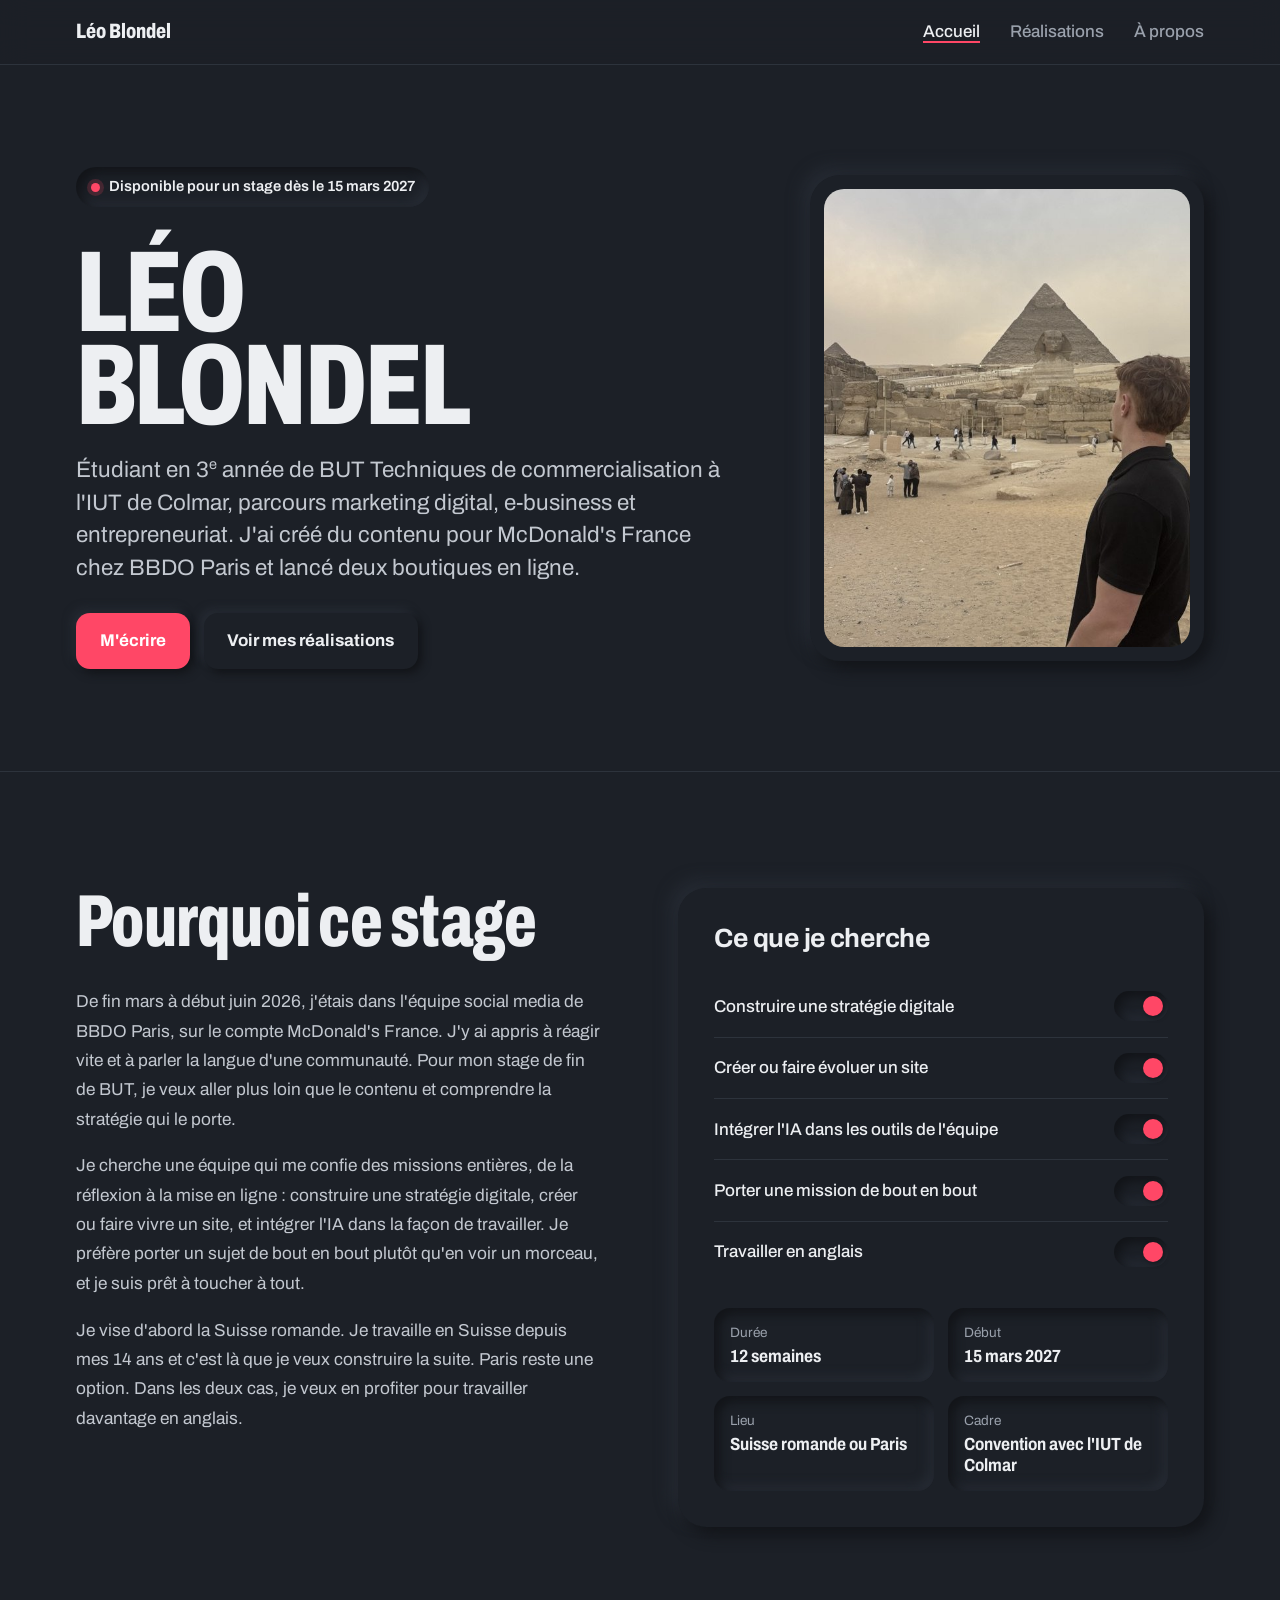
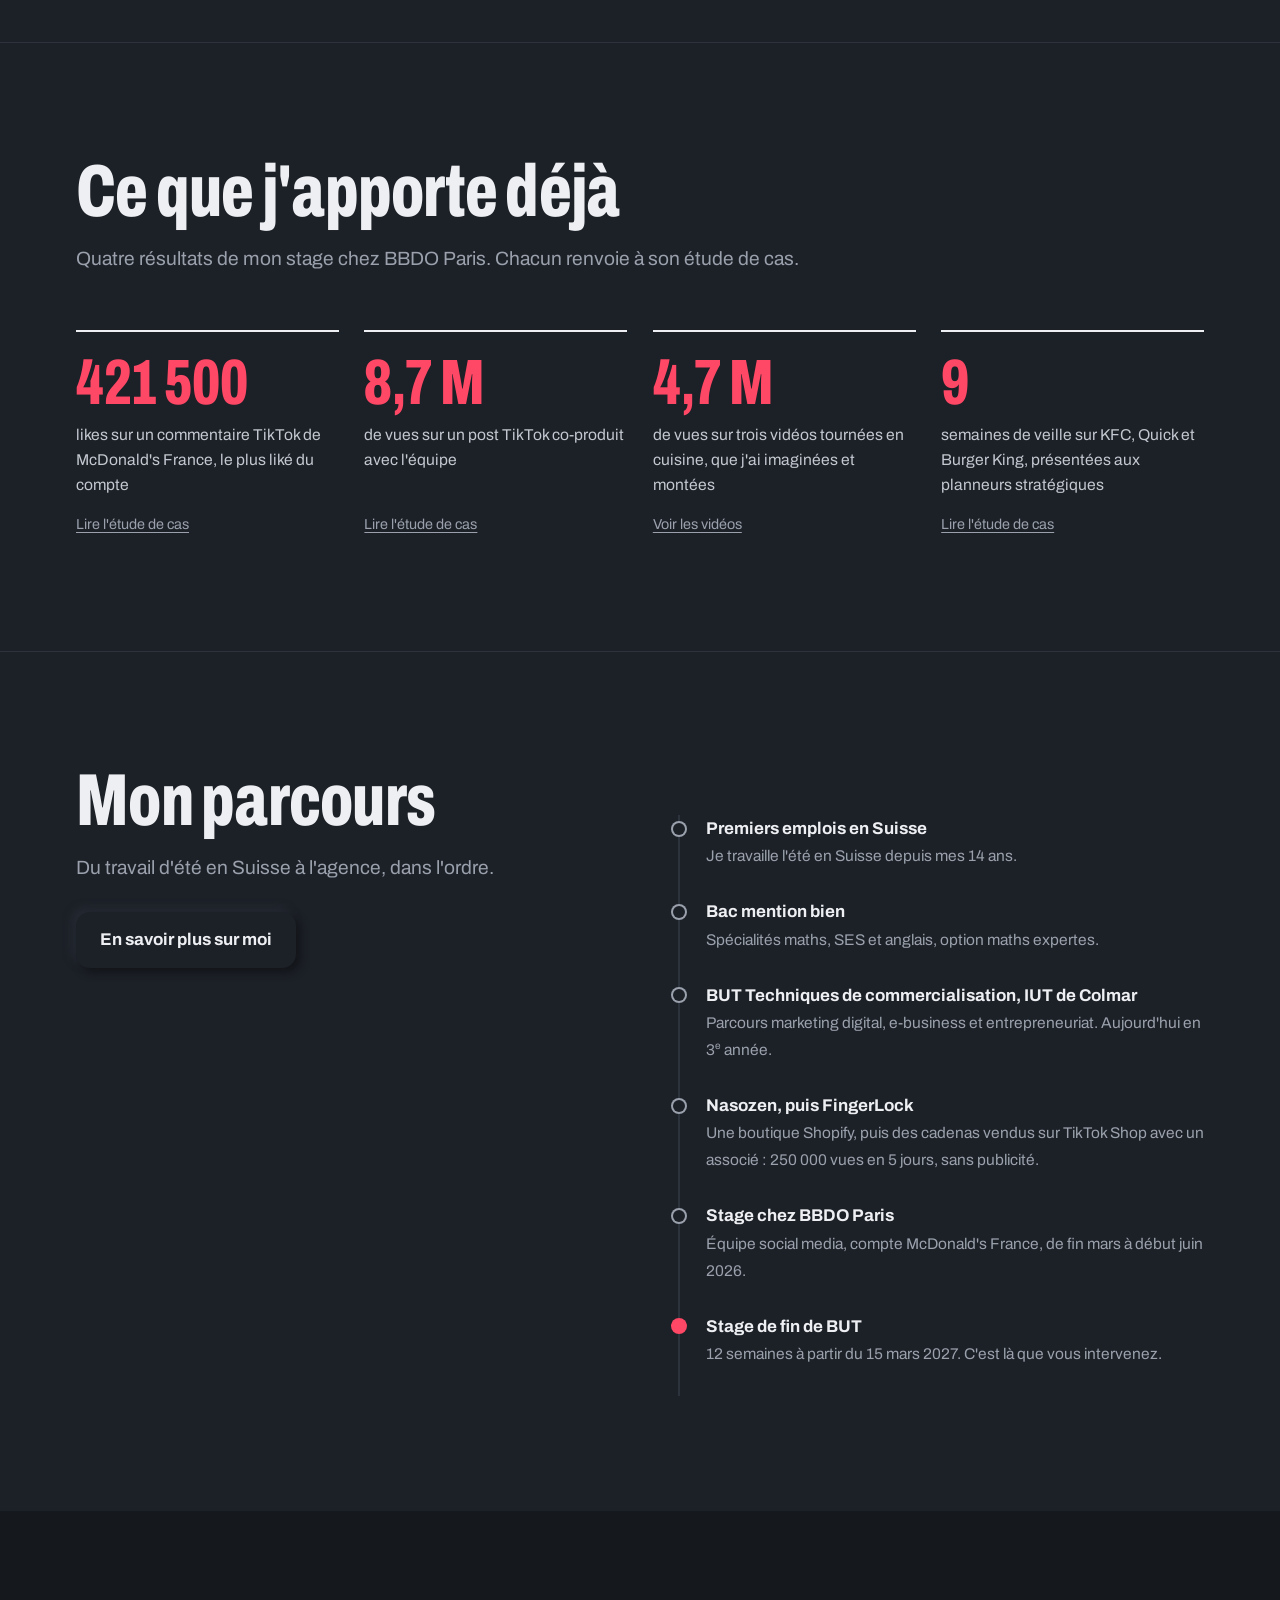
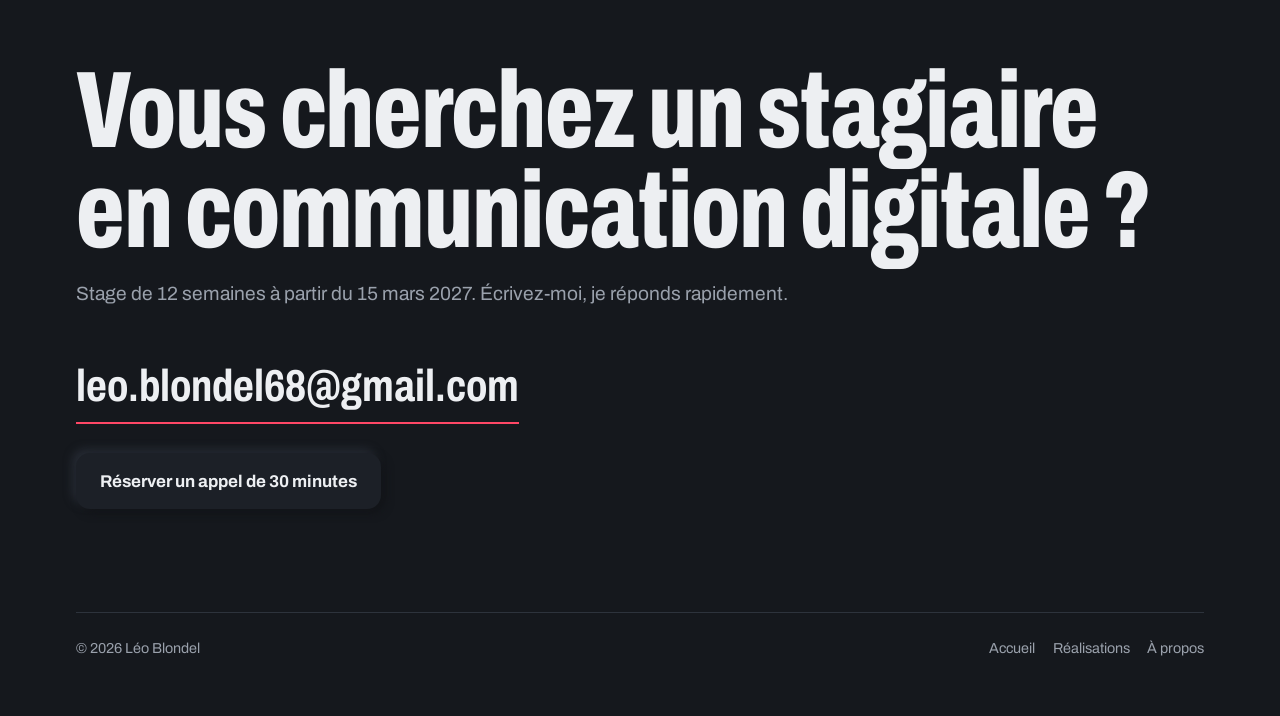
<file: index.html>
<!DOCTYPE html>
<html lang="fr">
<head>
<meta charset="utf-8">
<meta name="viewport" content="width=device-width, initial-scale=1">
<title>Léo Blondel · Stage en communication digitale</title>
<meta name="description" content="Léo Blondel, étudiant en BUT Techniques de commercialisation, cherche un stage de 12 semaines en communication digitale à partir du 15 mars 2027.">
<meta property="og:title" content="Léo Blondel · Contenu et stratégie digitale">
<meta property="og:description" content="Étudiant en BUT TC, en recherche de stage dès le 15 mars 2027. Contenu pour McDonald's France chez BBDO Paris, projets e-commerce.">
<meta property="og:type" content="website">
<meta property="og:image" content="https://seetroly.github.io/leo-blondel1.github.io/apercu.jpg">
<meta name="twitter:card" content="summary_large_image">
<meta name="twitter:image" content="https://seetroly.github.io/leo-blondel1.github.io/apercu.jpg">
<meta name="theme-color" content="#1C2027">
<link rel="icon" href="data:image/svg+xml,<svg xmlns='http://www.w3.org/2000/svg' viewBox='0 0 100 100'><text y='.9em' font-size='90'>♥</text></svg>">
<link rel="preconnect" href="https://fonts.googleapis.com">
<link rel="preconnect" href="https://fonts.gstatic.com" crossorigin>
<link href="https://fonts.googleapis.com/css2?family=Archivo:wdth,wght@62..125,400..800&display=swap" rel="stylesheet">
<link rel="stylesheet" href="style.css">
</head>
<body>
<nav class="nav" aria-label="Menu principal"><div class="wrap"><a class="brand" href="index.html">Léo Blondel</a><ul><li><a href="index.html" aria-current="page">Accueil</a></li><li><a href="realisations.html">Réalisations</a></li><li><a href="a-propos.html">À propos</a></li></ul></div></nav>
<main>
<header class="home-hero">
  <div class="wrap">
    <div>
      <p class="badge">Disponible pour un stage dès le 15 mars 2027</p>
      <h1><span>Léo</span><span>Blondel</span></h1>
      <p class="intro">Étudiant en 3<sup>e</sup> année de BUT Techniques de commercialisation à l'IUT de Colmar, parcours marketing digital, e-business et entrepreneuriat. J'ai créé du contenu pour McDonald's France chez BBDO Paris et lancé deux boutiques en ligne.</p>
      <div class="actions">
        <a class="btn primary" href="mailto:leo.blondel68@gmail.com">M'écrire</a>
        <a class="btn" href="realisations.html">Voir mes réalisations</a>
      </div>
    </div>
    <figure class="frame"><img src="photo-gizeh.jpg" width="560" height="904" alt="Léo Blondel face aux pyramides de Gizeh"></figure>
  </div>
</header>

<section class="section" id="projet">
  <div class="wrap split">
    <div class="prose">
      <h2>Pourquoi ce stage</h2>
      <p>De fin mars à début juin 2026, j'étais dans l'équipe social media de BBDO Paris, sur le compte McDonald's France. J'y ai appris à réagir vite et à parler la langue d'une communauté. Pour mon stage de fin de BUT, je veux aller plus loin que le contenu et comprendre la stratégie qui le porte.</p>
      <p>Je cherche une équipe qui me confie des missions entières, de la réflexion à la mise en ligne : construire une stratégie digitale, créer ou faire vivre un site, et intégrer l'IA dans la façon de travailler. Je préfère porter un sujet de bout en bout plutôt qu'en voir un morceau, et je suis prêt à toucher à tout.</p>
      <p>Je vise d'abord la Suisse romande. Je travaille en Suisse depuis mes 14 ans et c'est là que je veux construire la suite. Paris reste une option. Dans les deux cas, je veux en profiter pour travailler davantage en anglais.</p>
    </div>
    <aside class="panel" aria-labelledby="cherche">
      <h3 id="cherche">Ce que je cherche</h3>
      <ul class="switches">
        <li>Construire une stratégie digitale<span class="switch" aria-hidden="true"></span></li>
        <li>Créer ou faire évoluer un site<span class="switch" aria-hidden="true"></span></li>
        <li>Intégrer l'IA dans les outils de l'équipe<span class="switch" aria-hidden="true"></span></li>
        <li>Porter une mission de bout en bout<span class="switch" aria-hidden="true"></span></li>
        <li>Travailler en anglais<span class="switch" aria-hidden="true"></span></li>
      </ul>
      <dl class="specs">
        <div><dt>Durée</dt><dd>12 semaines</dd></div>
        <div><dt>Début</dt><dd>15 mars 2027</dd></div>
        <div><dt>Lieu</dt><dd>Suisse romande ou Paris</dd></div>
        <div><dt>Cadre</dt><dd>Convention avec l'IUT de Colmar</dd></div>
      </dl>
    </aside>
  </div>
</section>

<section class="section" id="preuves">
  <div class="wrap">
    <h2>Ce que j'apporte déjà</h2>
    <p class="lede">Quatre résultats de mon stage chez BBDO Paris. Chacun renvoie à son étude de cas.</p>
    <div class="proofs">
      <a class="proof" href="realisations.html#commentaire"><strong>421 500</strong><span>likes sur un commentaire TikTok de McDonald's France, le plus liké du compte</span><em>Lire l'étude de cas</em></a>
      <a class="proof" href="realisations.html#bigmac"><strong>8,7 M</strong><span>de vues sur un post TikTok co-produit avec l'équipe</span><em>Lire l'étude de cas</em></a>
      <a class="proof" href="realisations.html#videos"><strong>4,7 M</strong><span>de vues sur trois vidéos tournées en cuisine, que j'ai imaginées et montées</span><em>Voir les vidéos</em></a>
      <a class="proof" href="realisations.html#analyse"><strong>9</strong><span>semaines de veille sur KFC, Quick et Burger King, présentées aux planneurs stratégiques</span><em>Lire l'étude de cas</em></a>
    </div>
  </div>
</section>

<section class="section" id="parcours">
  <div class="wrap split">
    <div>
      <h2>Mon parcours</h2>
      <p class="lede">Du travail d'été en Suisse à l'agence, dans l'ordre.</p>
      <div class="actions"><a class="btn" href="a-propos.html">En savoir plus sur moi</a></div>
    </div>
    <ol class="timeline">
      <li><b>Premiers emplois en Suisse</b><span>Je travaille l'été en Suisse depuis mes 14 ans.</span></li>
      <li><b>Bac mention bien</b><span>Spécialités maths, SES et anglais, option maths expertes.</span></li>
      <li><b>BUT Techniques de commercialisation, IUT de Colmar</b><span>Parcours marketing digital, e-business et entrepreneuriat. Aujourd'hui en 3<sup>e</sup> année.</span></li>
      <li><b>Nasozen, puis FingerLock</b><span>Une boutique Shopify, puis des cadenas vendus sur TikTok Shop avec un associé : 250 000 vues en 5 jours, sans publicité.</span></li>
      <li><b>Stage chez BBDO Paris</b><span>Équipe social media, compte McDonald's France, de fin mars à début juin 2026.</span></li>
      <li class="now"><b>Stage de fin de BUT</b><span>12 semaines à partir du 15 mars 2027. C'est là que vous intervenez.</span></li>
    </ol>
  </div>
</section>
</main>
<section class="contact" id="contact">
  <div class="wrap">
    <h2>Vous cherchez un stagiaire en communication digitale ?</h2>
    <p class="lede">Stage de 12 semaines à partir du 15 mars 2027. Écrivez-moi, je réponds rapidement.</p>
    <a class="mail" href="mailto:leo.blondel68@gmail.com">leo.blondel68@gmail.com</a>
    <div class="actions"><a class="btn" href="https://calendly.com/leo-blondel68/30min" target="_blank" rel="noopener">Réserver un appel de 30 minutes</a></div>
    <div class="foot"><span>© 2026 Léo Blondel</span><span><a href="index.html">Accueil</a><a href="realisations.html">Réalisations</a><a href="a-propos.html">À propos</a></span></div>
  </div>
</section>
<script src="script.js"></script>
</body>
</html>
</file>
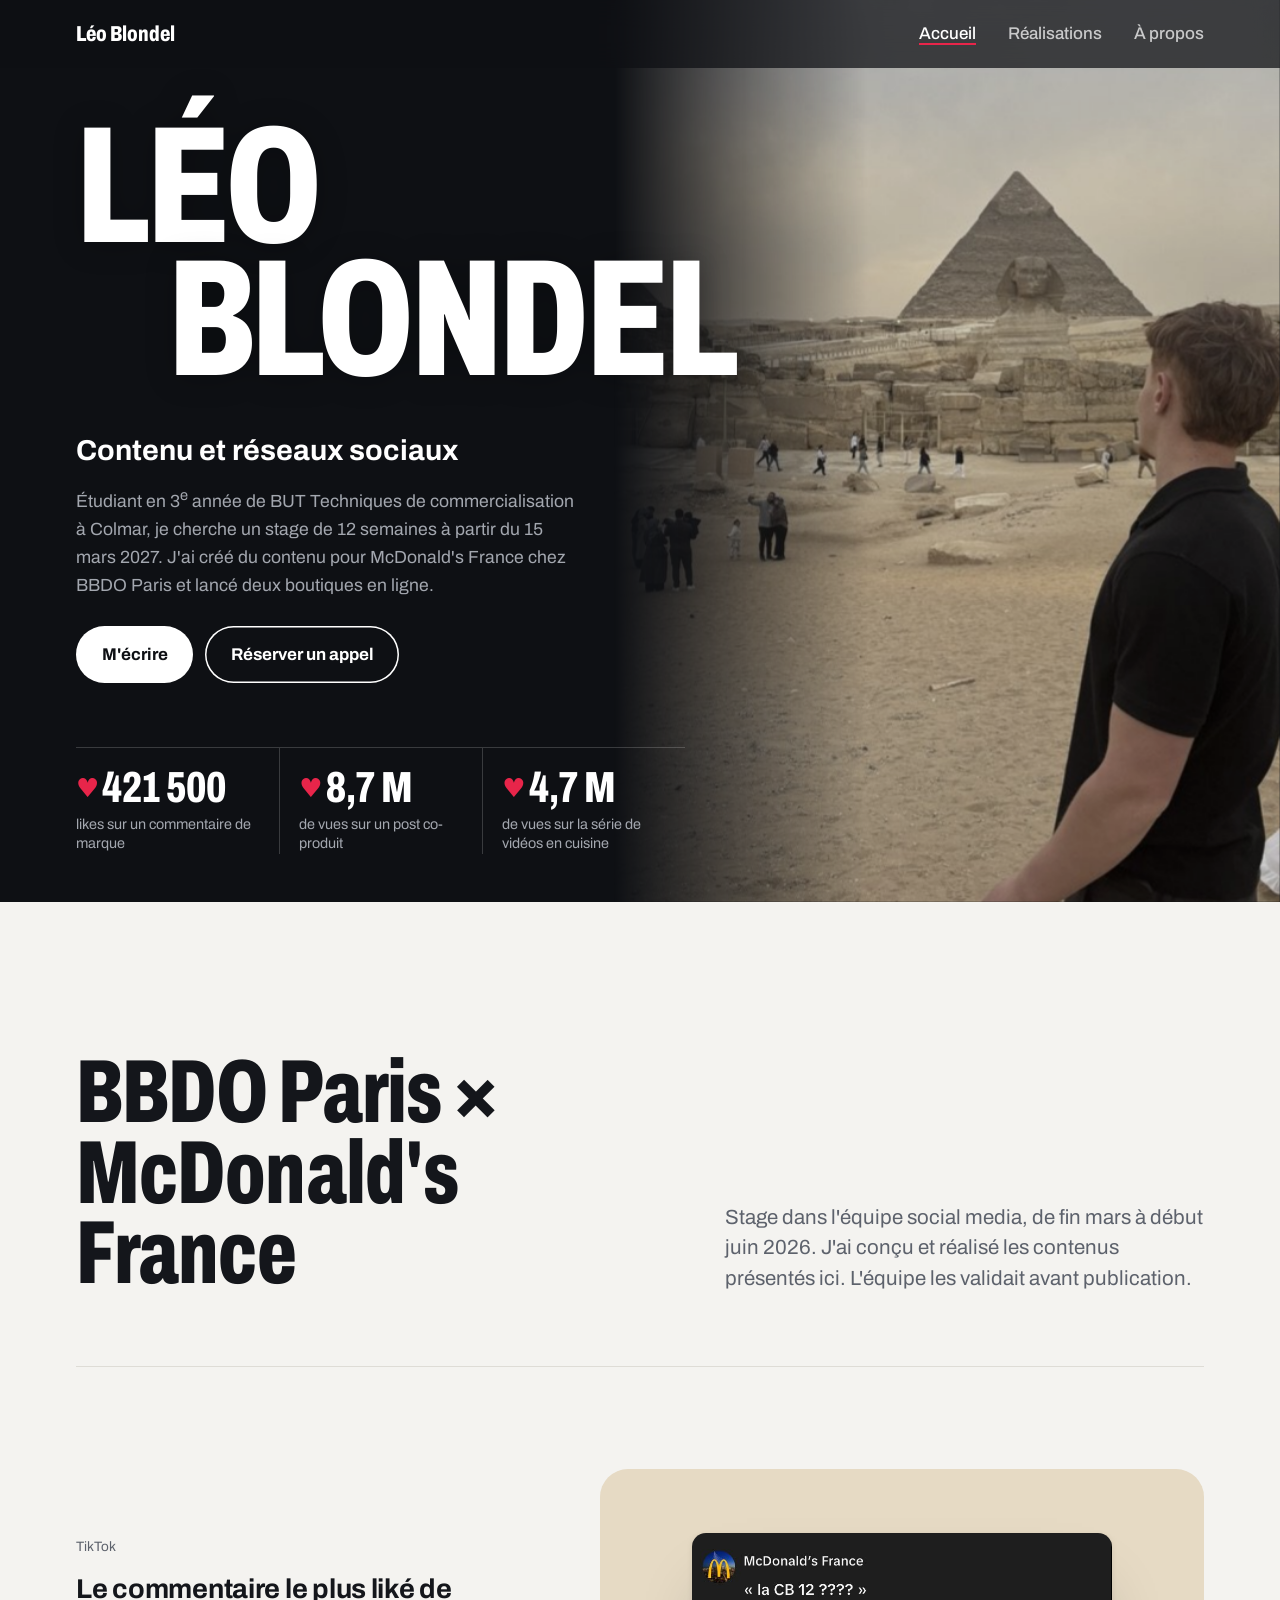
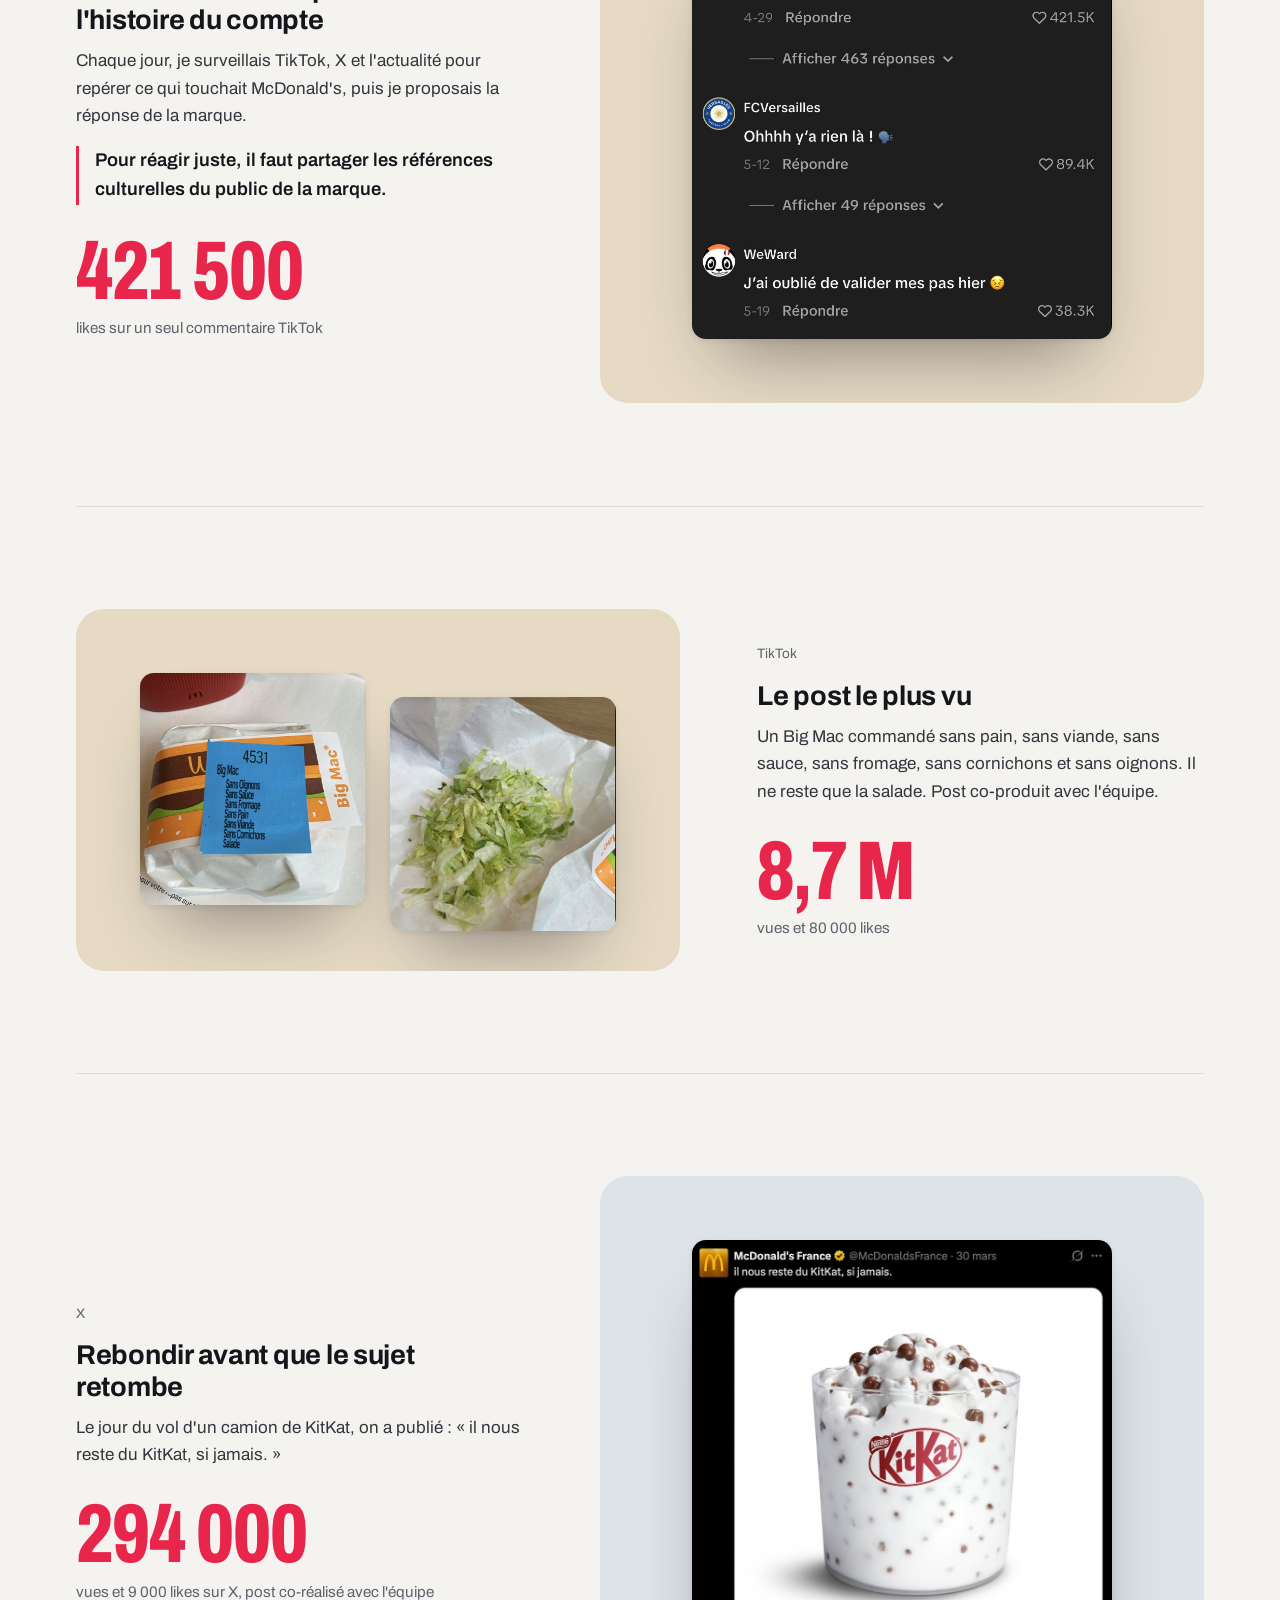
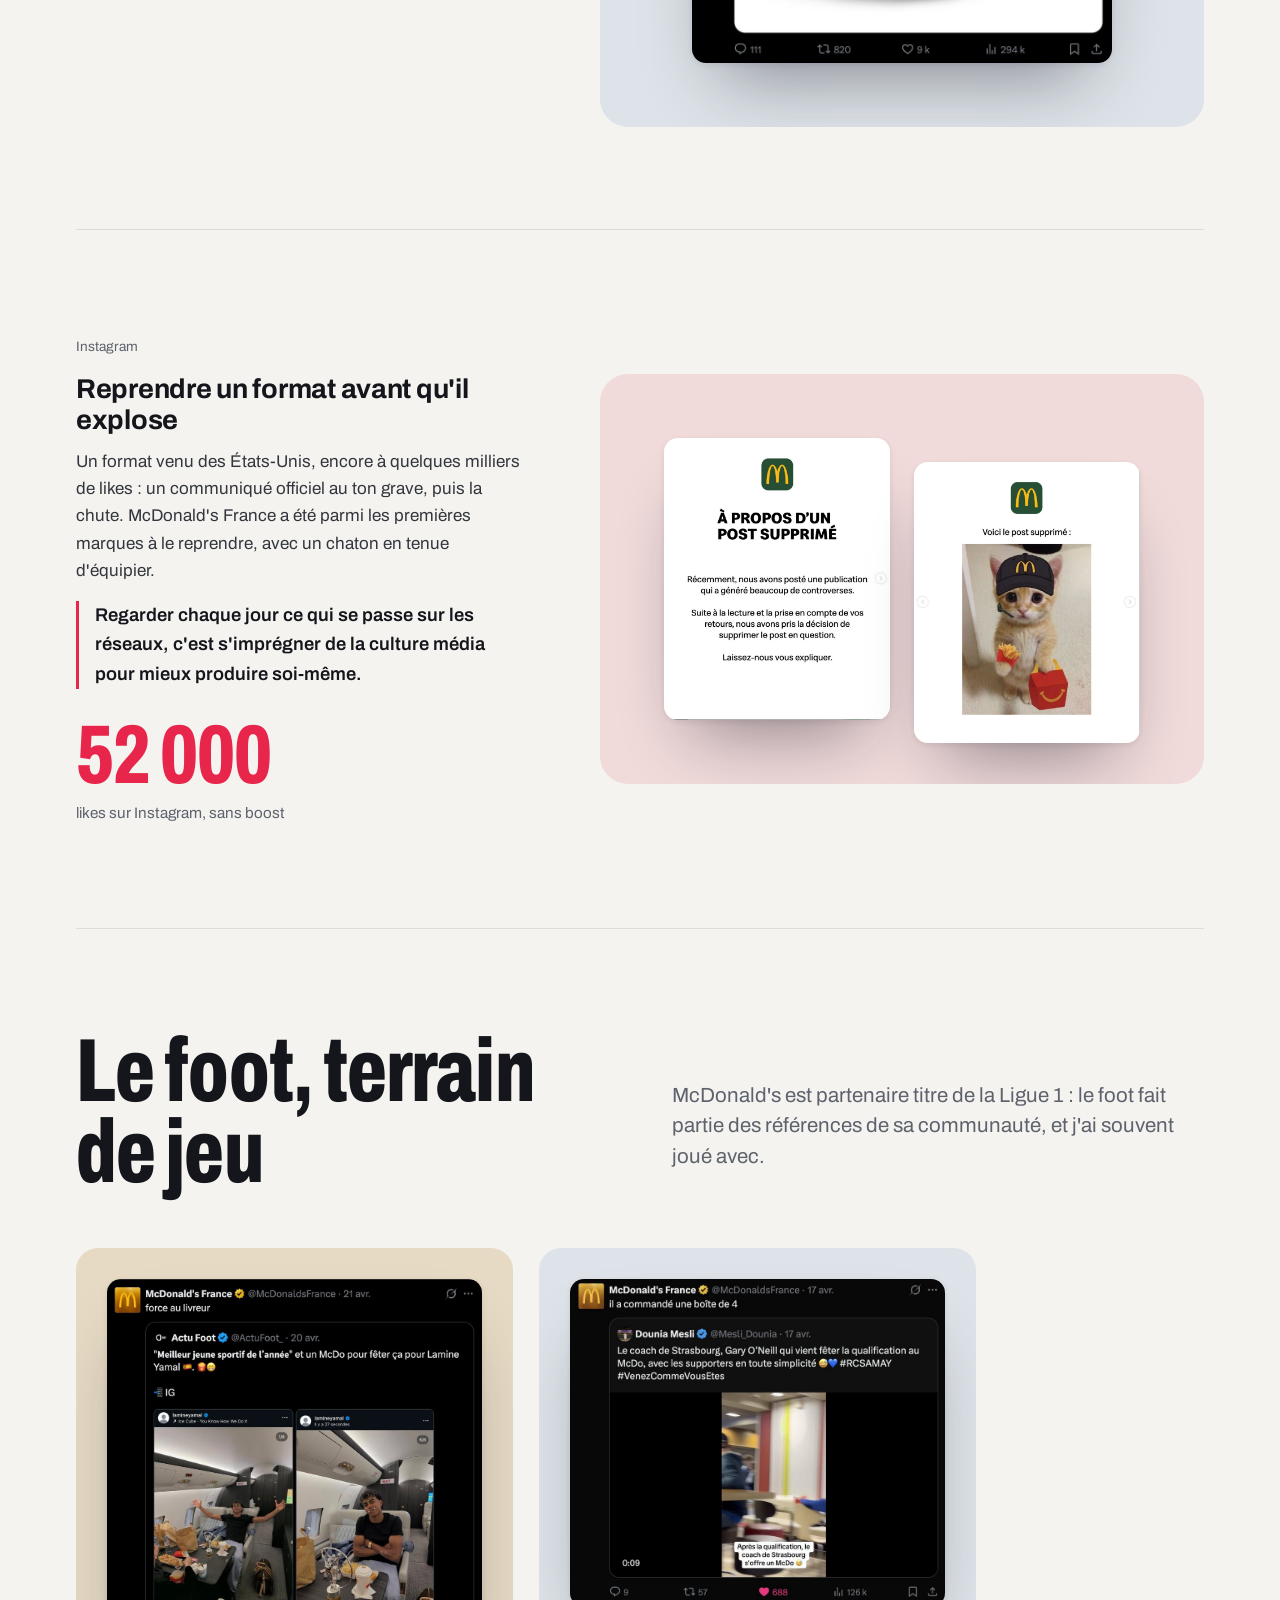
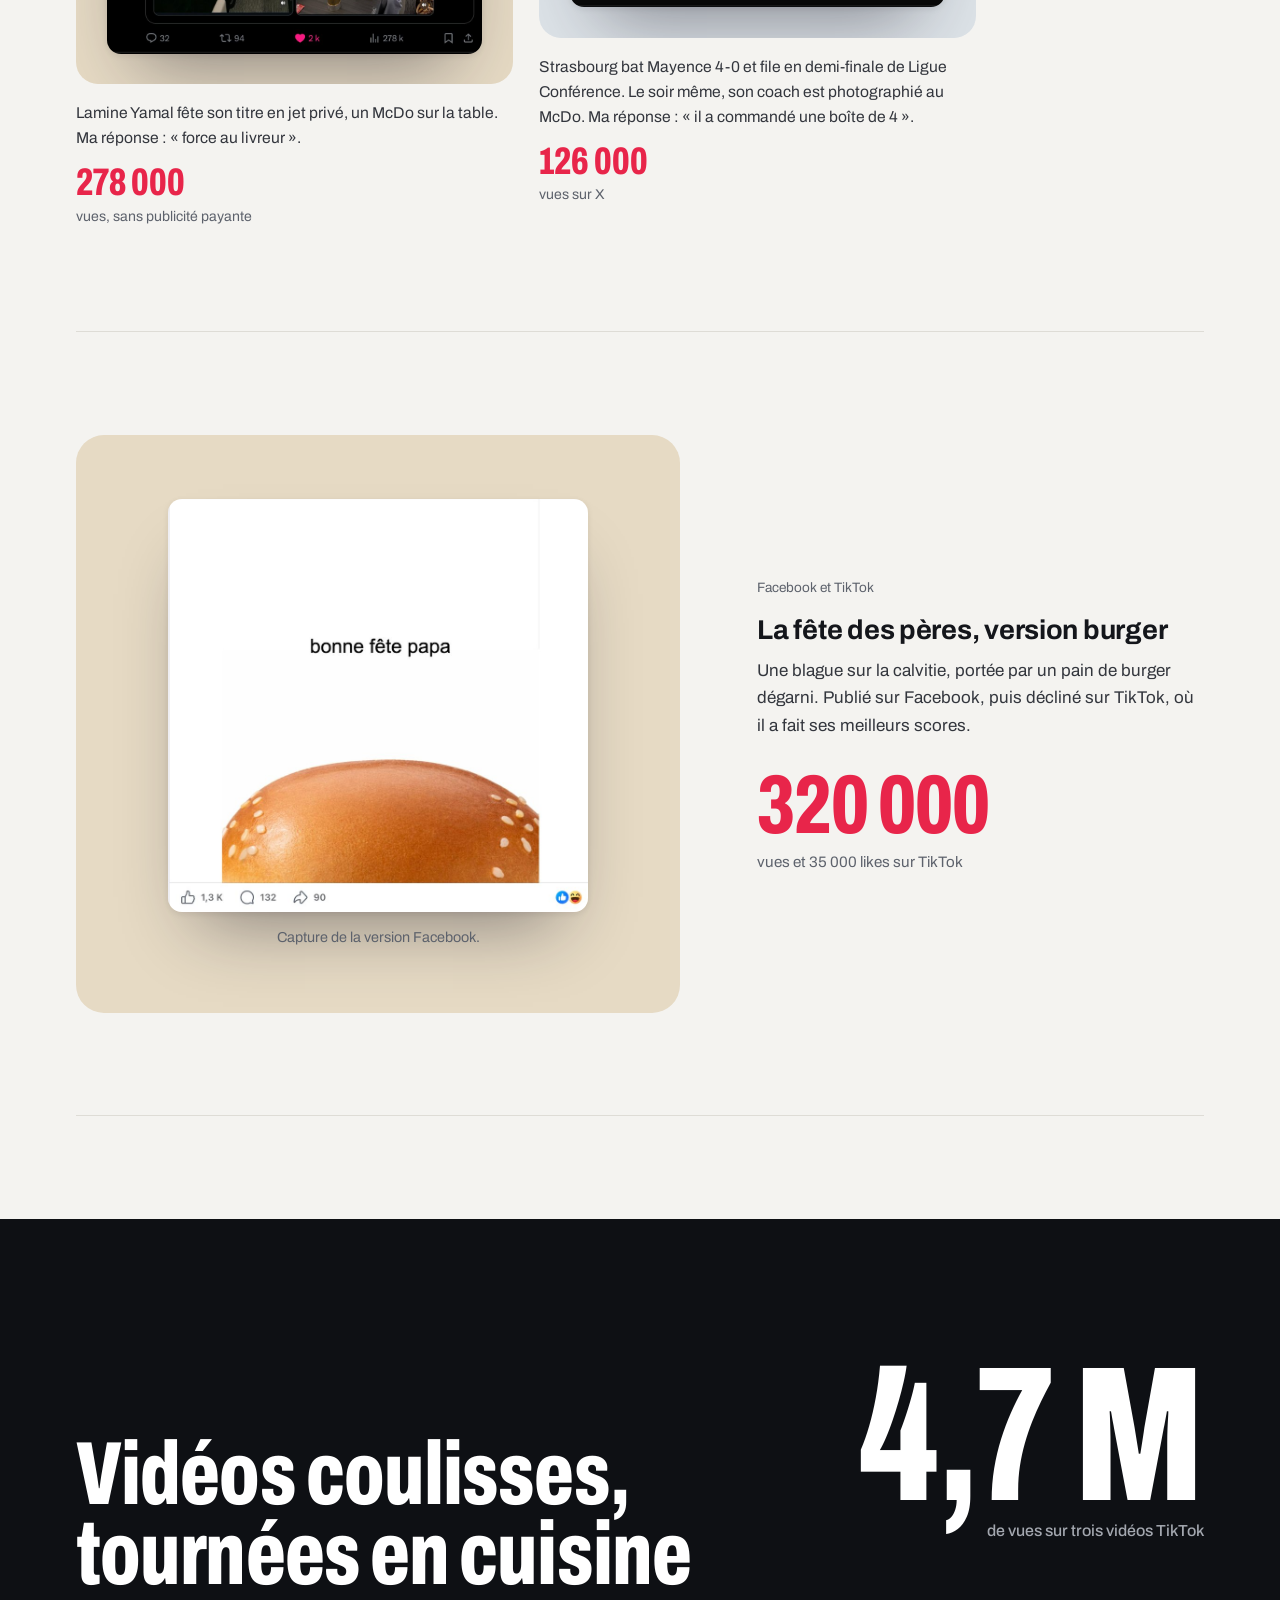
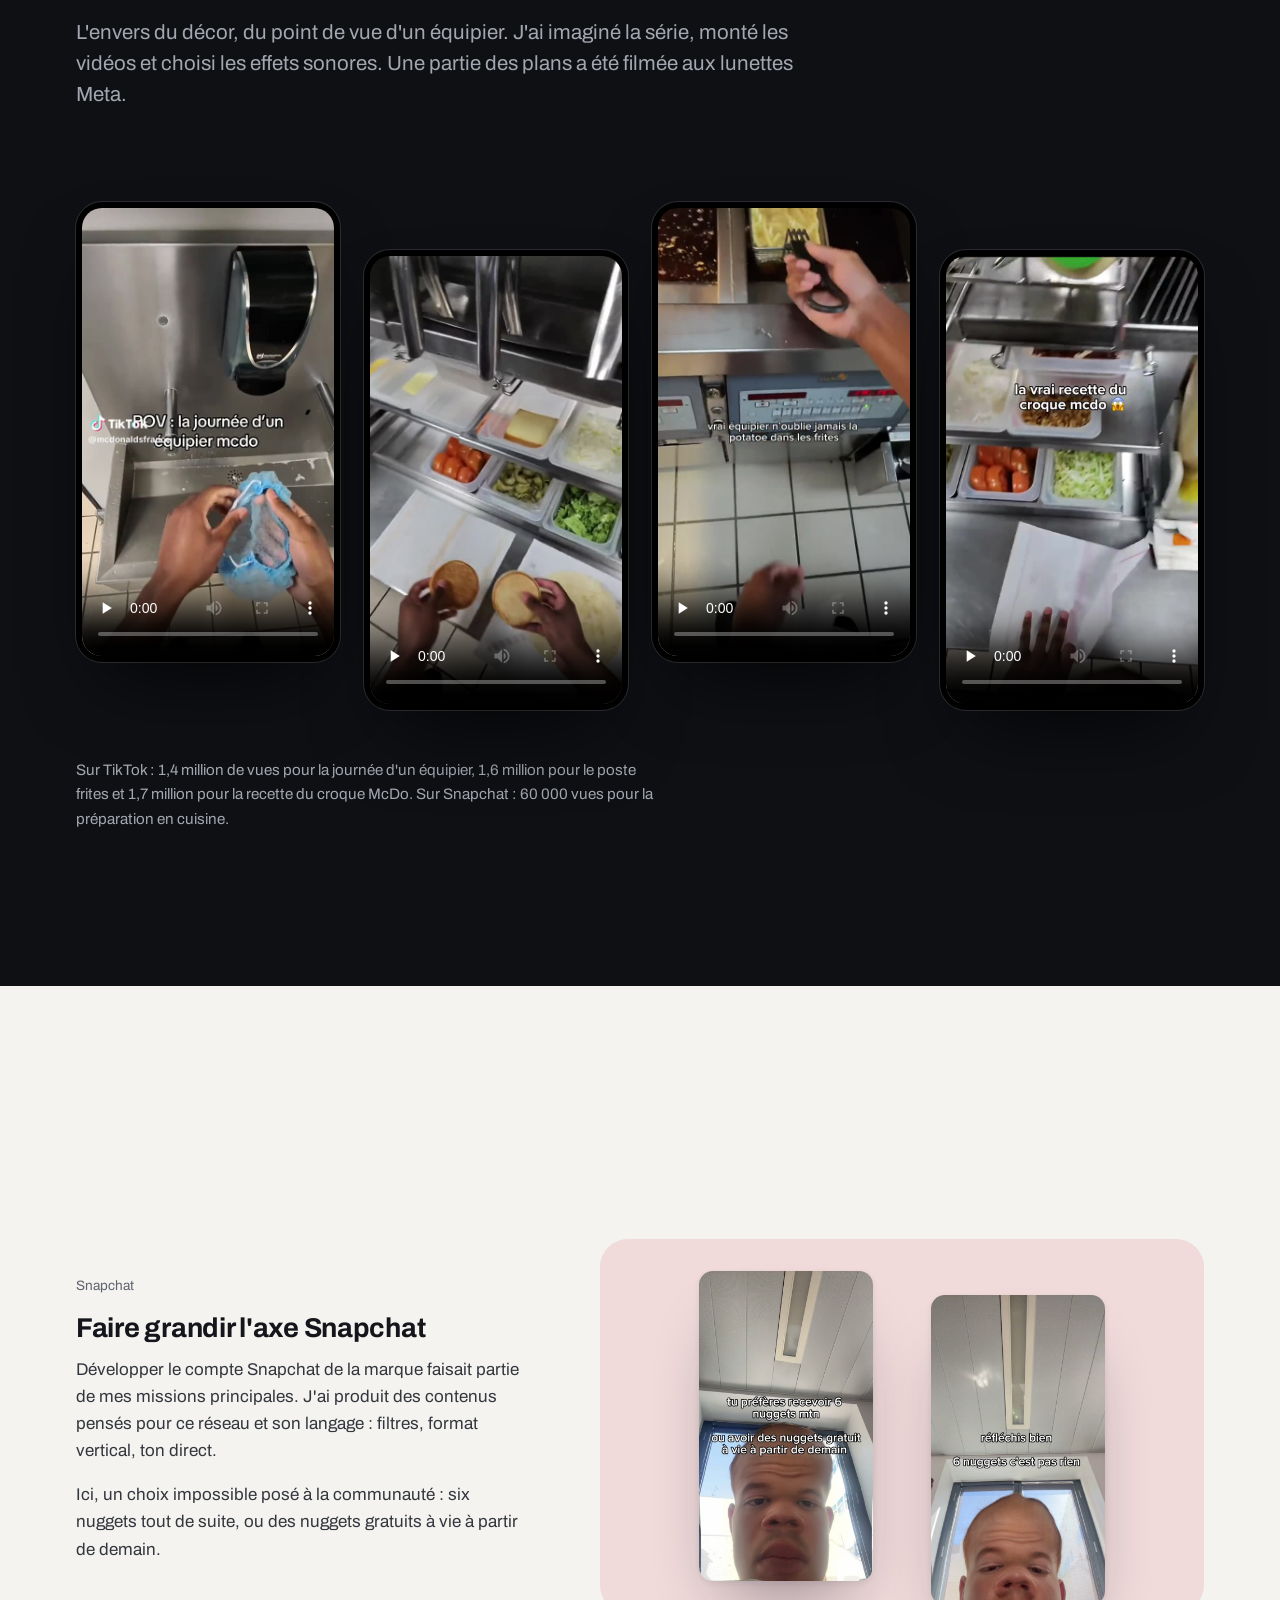
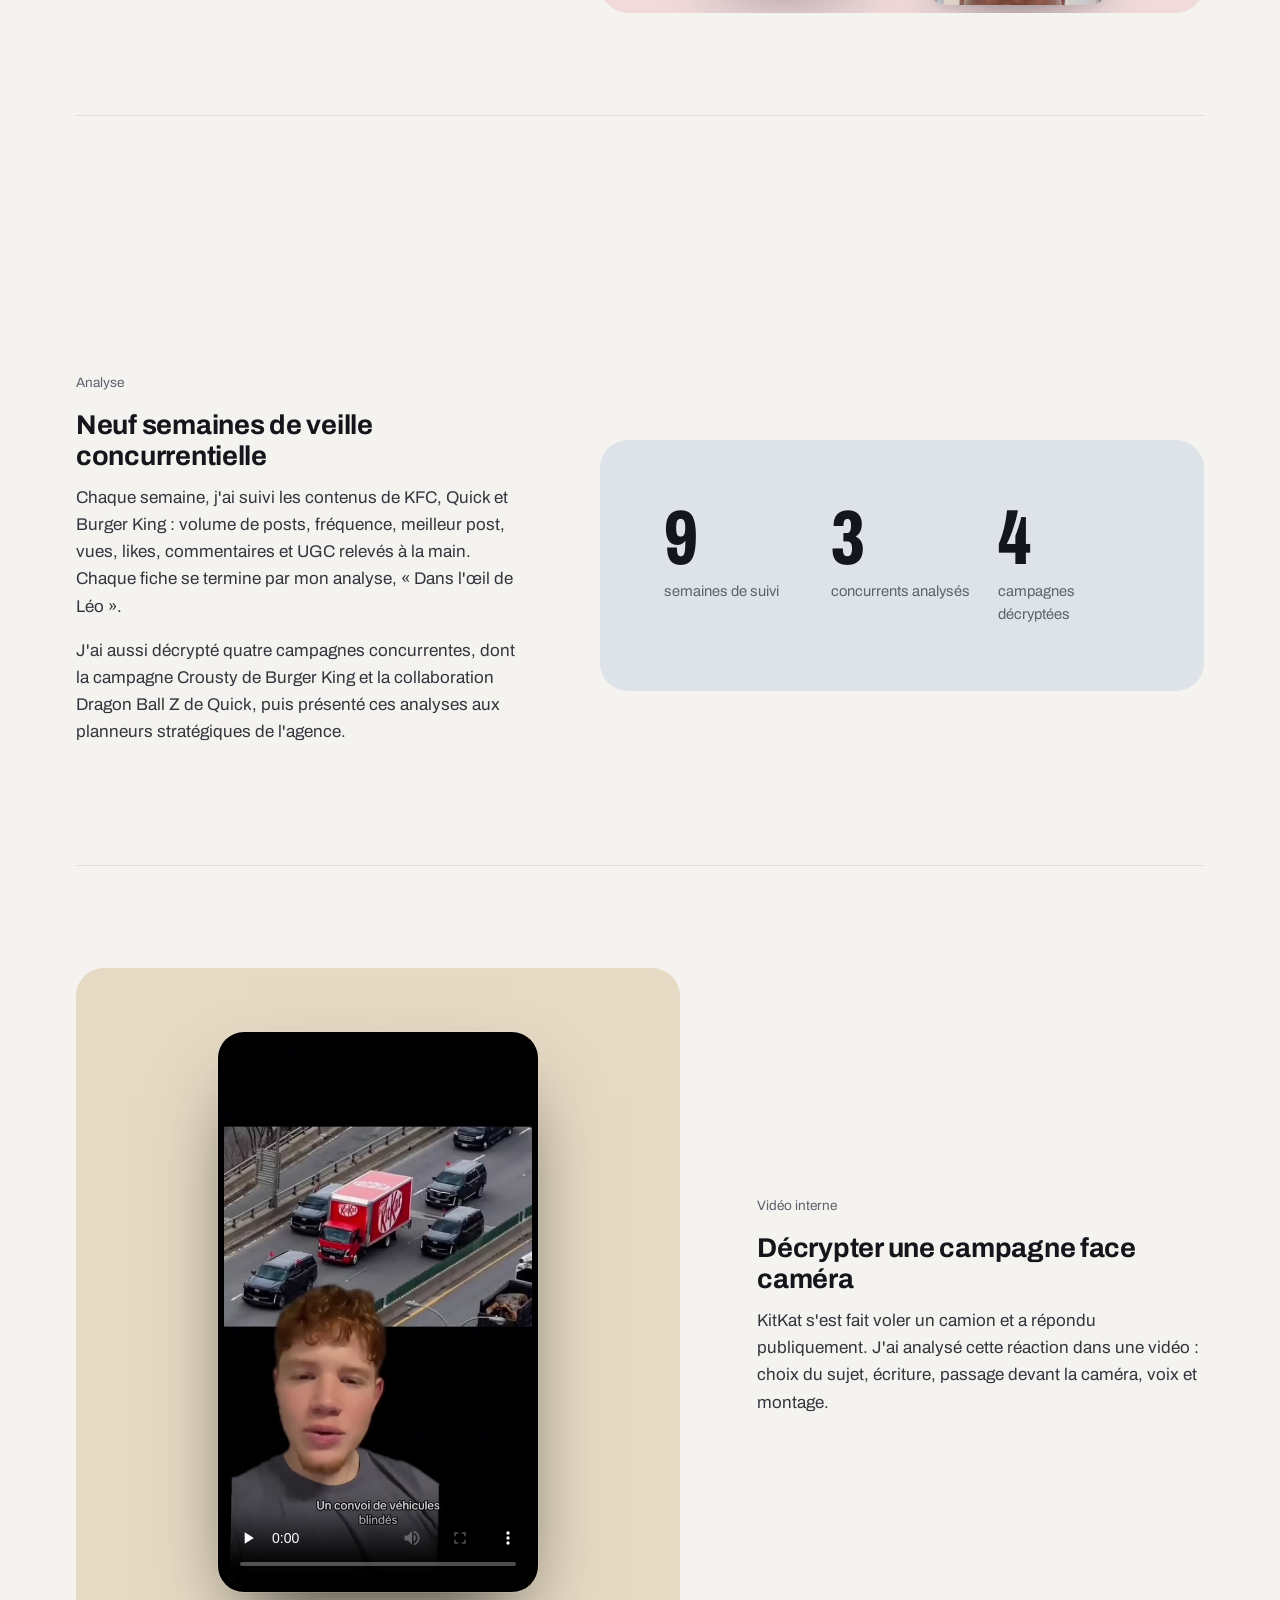
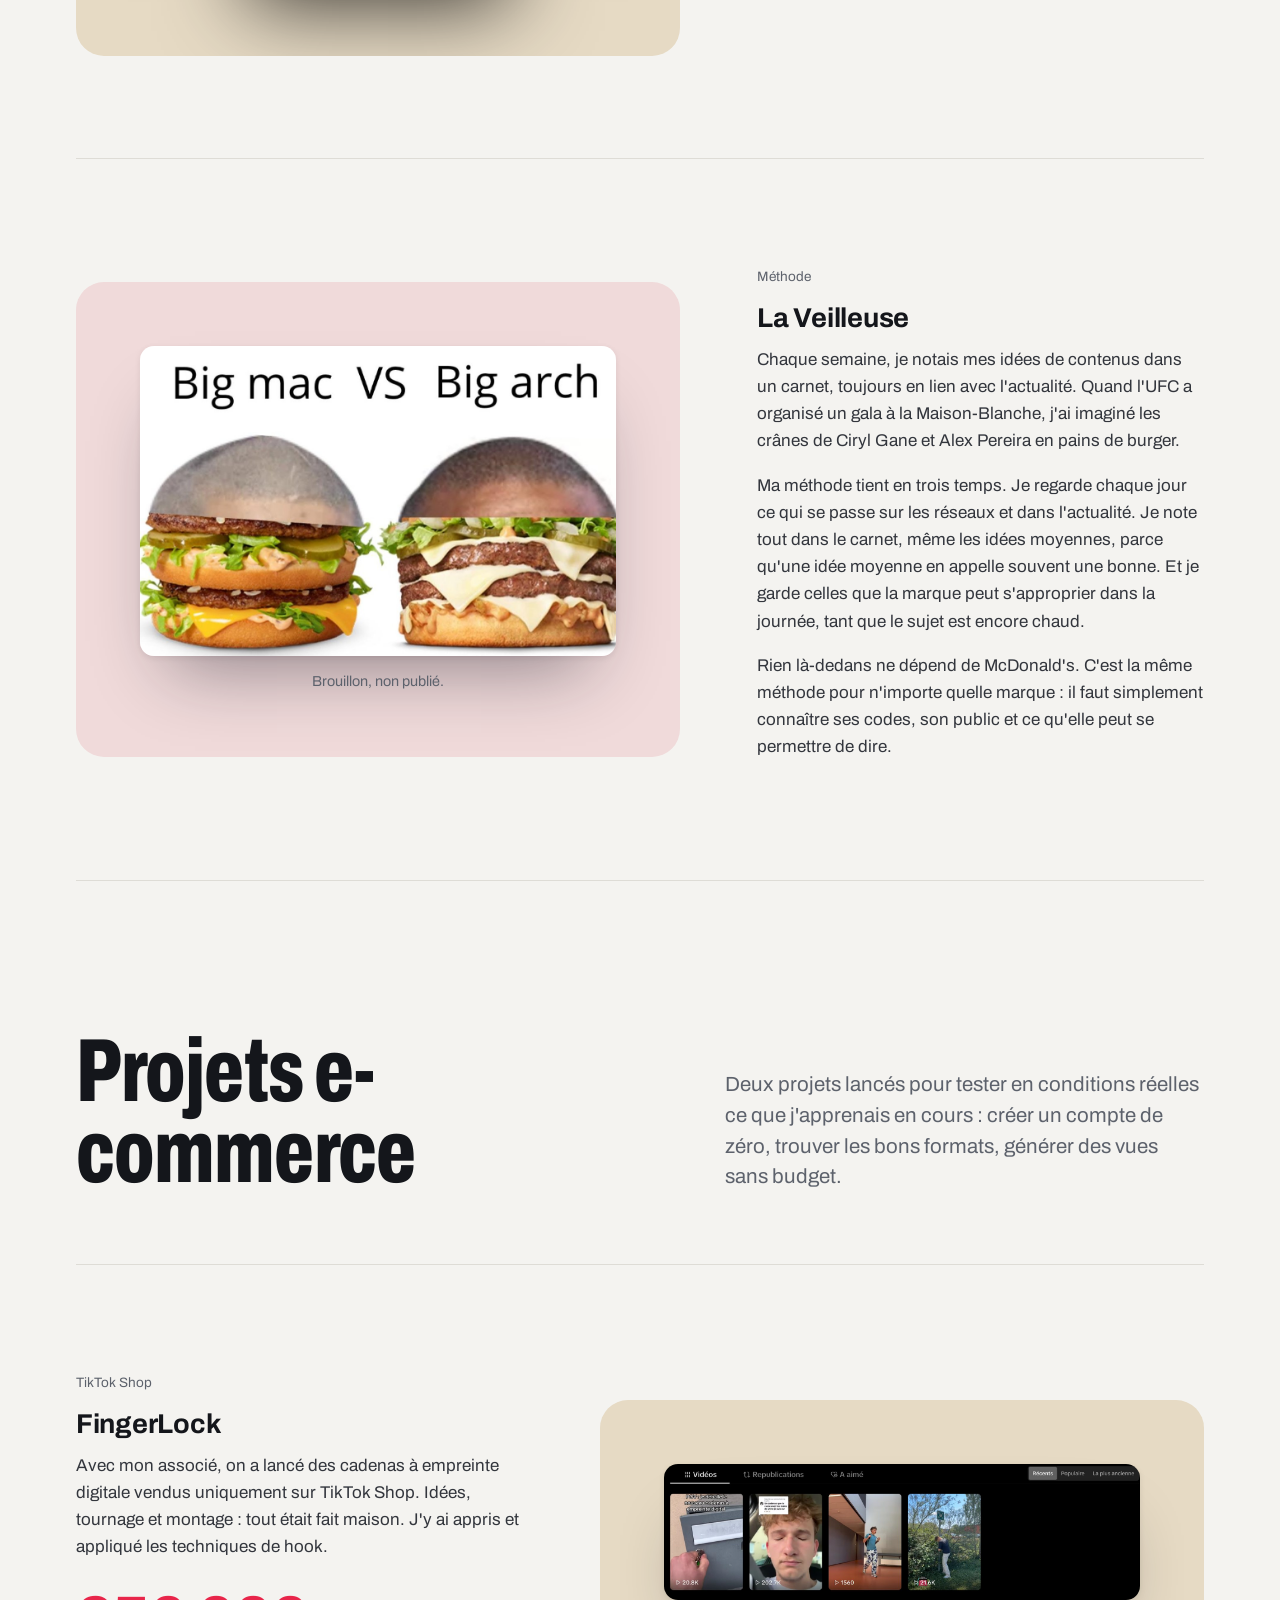
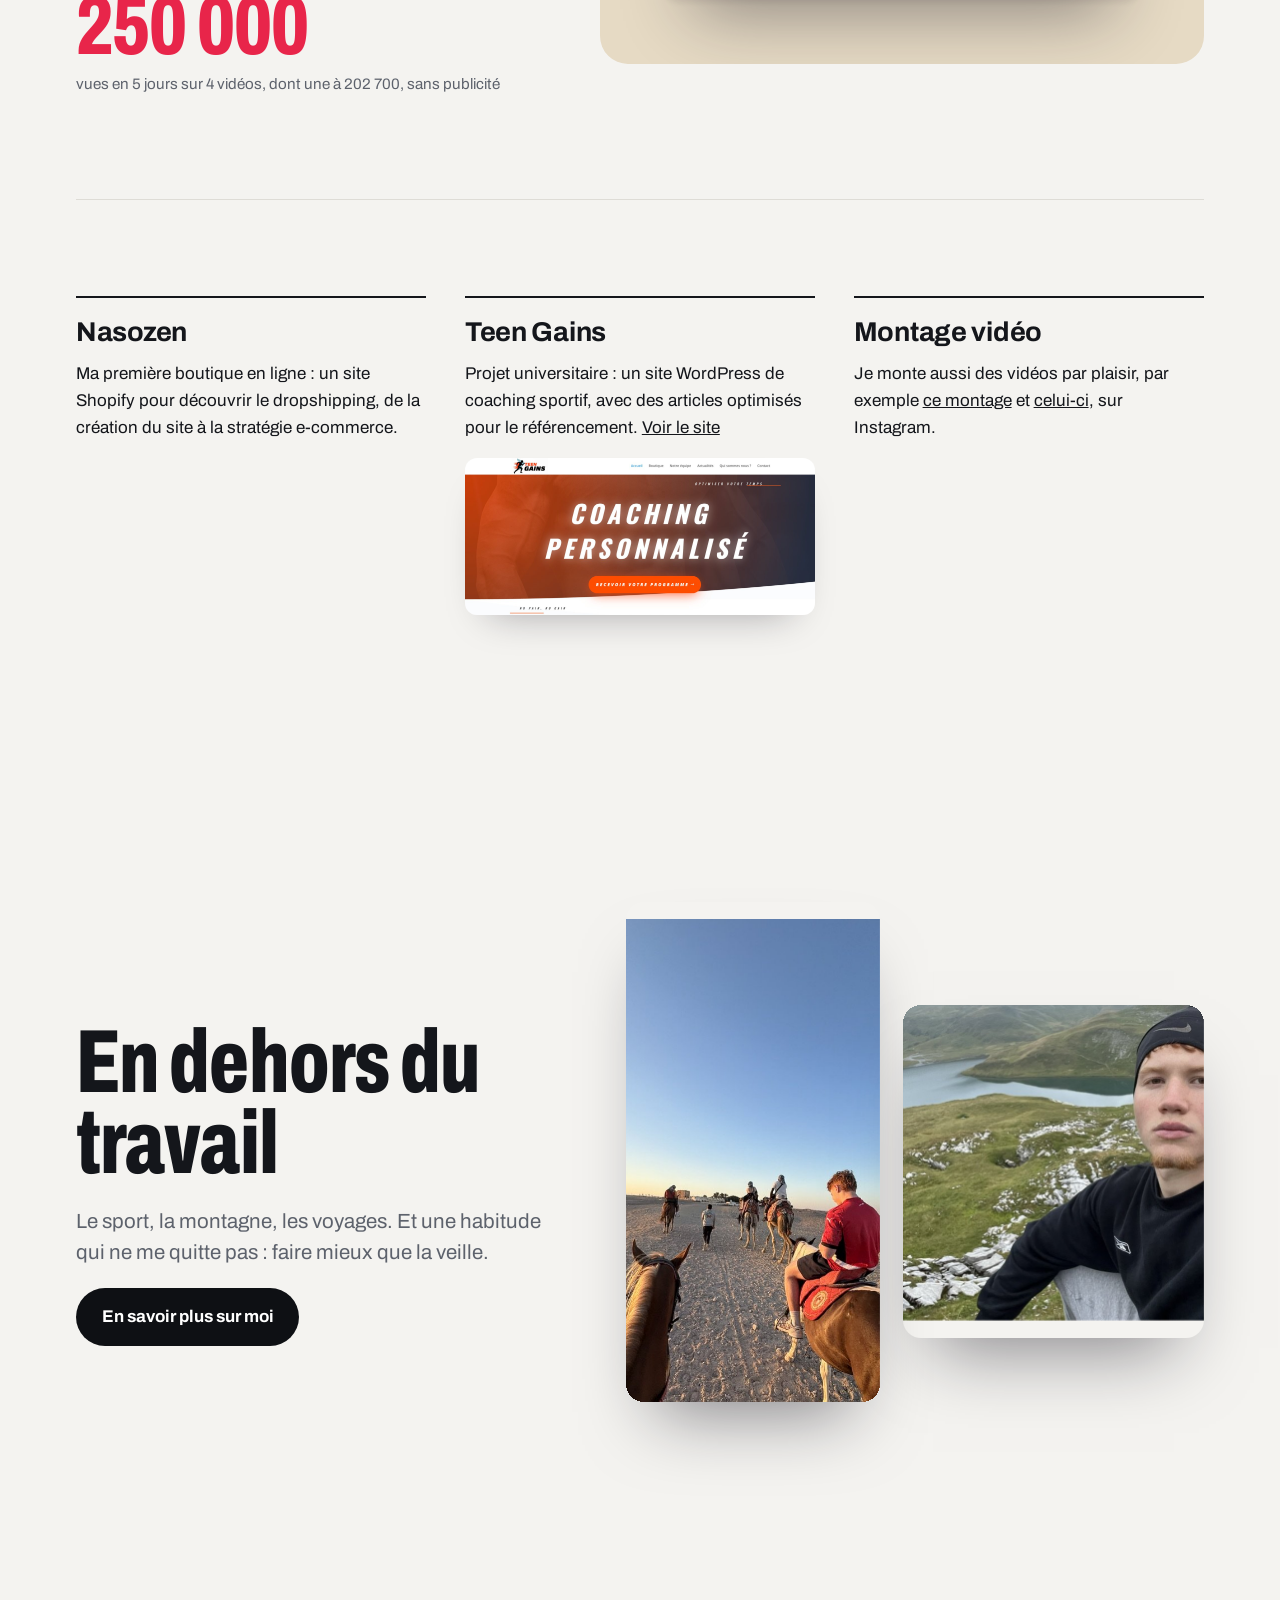
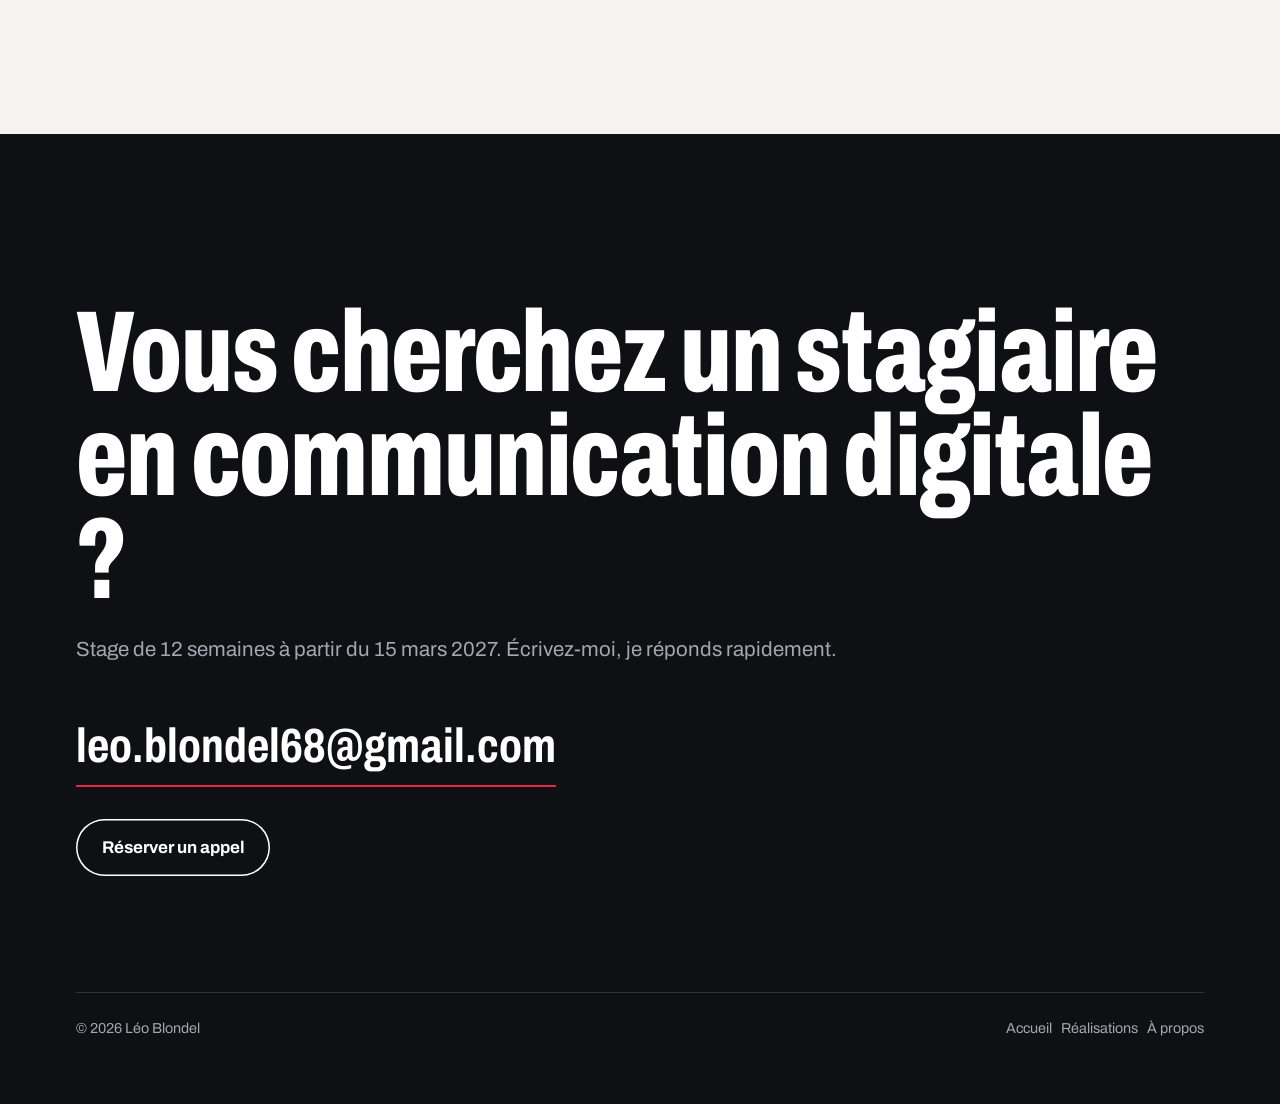
<file: leo-blondel.github.io/index.html>
<!DOCTYPE html><html lang="fr"><head>
<meta charset="utf-8">
<meta name="viewport" content="width=device-width, initial-scale=1">
<meta property="og:title" content="Léo Blondel · Contenu et réseaux sociaux">
<meta property="og:description" content="Contenu pour McDonald's France chez BBDO Paris, projets e-commerce sur TikTok.">
<meta property="og:type" content="website">
<meta property="og:image" content="https://seetroly.github.io/leo-blondel.github.io/apercu.jpg">
<meta name="twitter:card" content="summary_large_image">
<meta name="twitter:image" content="https://seetroly.github.io/leo-blondel.github.io/apercu.jpg">
<link rel="icon" href="data:image/svg+xml,<svg xmlns='http://www.w3.org/2000/svg' viewBox='0 0 100 100'><text y='.9em' font-size='90'>♥</text></svg>">
<link rel="preconnect" href="https://fonts.googleapis.com">
<link rel="preconnect" href="https://fonts.gstatic.com" crossorigin>
<link href="https://fonts.googleapis.com/css2?family=Archivo:wdth,wght@62..125,400..800&display=swap" rel="stylesheet">
<style>
:root{
  --night:#0E1014;
  --night-2:#1A1D23;
  --paper:#F4F3F0;
  --white:#FFFFFF;
  --ink:#14161B;
  --muted:#5D626C;
  --muted-dark:#A3A7AF;
  --line:#DEDCD6;
  --sand:#E6DAC4;
  --like:#E8254A;
  --font:"Archivo", ui-sans-serif, system-ui, -apple-system, "Segoe UI", Roboto, sans-serif;
  --pad:clamp(20px,5vw,56px);
  --ease:cubic-bezier(.2,.7,.1,1);
}
*{box-sizing:border-box}
html{-webkit-text-size-adjust:100%;scroll-behavior:smooth}
body{margin:0;background:var(--paper);color:var(--ink);font-family:var(--font);font-size:1.0625rem;line-height:1.6;font-stretch:100%}
img,video{display:block;max-width:100%;height:auto}
a{color:inherit}
:focus-visible{outline:3px solid var(--like);outline-offset:3px}
p{margin:0 0 1em;max-width:38em}
.wrap{max-width:1240px;margin:0 auto;padding:0 var(--pad)}
[id]{scroll-margin-top:84px}

/* Display type: condensed Archivo */
.display,h1,h2{font-stretch:68%;font-weight:800;letter-spacing:-.01em;line-height:.9;margin:0}
h2{font-size:clamp(2.6rem,7vw,5.6rem)}
h3{font-size:clamp(1.35rem,2.2vw,1.7rem);font-weight:700;line-height:1.15;letter-spacing:-.01em;margin:0 0 .7rem}
.lede{font-size:clamp(1.1rem,1.6vw,1.3rem);color:var(--muted);line-height:1.5;margin-top:1.4rem}

/* Navigation */
.nav{position:fixed;inset:0 0 auto;z-index:50;color:var(--white);transition:background .35s var(--ease),backdrop-filter .35s}
.nav.solid{background:rgba(14,16,20,.72);backdrop-filter:blur(14px);-webkit-backdrop-filter:blur(14px)}
.nav .wrap{display:flex;align-items:center;justify-content:space-between;gap:8px 24px;min-height:68px;flex-wrap:wrap}
.nav .brand{font-weight:800;font-stretch:75%;font-size:1.35rem;text-decoration:none}
.nav ul{display:flex;gap:clamp(16px,3vw,32px);list-style:none;margin:0;padding:0}
.nav ul a{text-decoration:none;font-weight:500;opacity:.72;transition:opacity .2s}
.nav ul a:hover,.nav ul a[aria-current="page"]{opacity:1}
.nav ul a[aria-current="page"]{box-shadow:0 2px 0 var(--like)}

/* Buttons */
.btn{display:inline-flex;align-items:center;gap:.5em;padding:.9em 1.5em;border-radius:999px;background:var(--white);color:var(--night);font-weight:700;text-decoration:none;transition:transform .2s var(--ease),background .2s}
.btn:hover{transform:translateY(-2px)}
.btn.dark{background:var(--night);color:var(--white)}
.btn.ghost{background:transparent;color:inherit;box-shadow:inset 0 0 0 1.5px currentColor}

/* HERO (home) */
.hero{position:relative;min-height:100svh;background:var(--night);color:var(--white);overflow:hidden;display:flex;flex-direction:column;justify-content:flex-end}
.hero-photo{position:absolute;top:0;right:0;bottom:0;width:52%;overflow:hidden;-webkit-mask-image:linear-gradient(to right,transparent,#000 38%);mask-image:linear-gradient(to right,transparent,#000 38%)}
.hero-photo img{width:100%;height:100%;object-fit:cover;object-position:60% 35%;filter:saturate(.8) brightness(.88);transform-origin:50% 30%;will-change:transform}
.hero-inner{position:relative;width:100%;padding-top:120px;padding-bottom:clamp(28px,4vw,48px)}
.hero-name{font-size:clamp(4.6rem,13vw,11.5rem);line-height:.8;text-transform:uppercase;letter-spacing:-.02em;color:#fff;text-shadow:0 2px 30px rgba(0,0,0,.25);margin:0 0 .25em}
.hero-name span{display:block}
.hero-name span:last-child{padding-left:.55em}
.hero-copy{max-width:30em}
.hero-role{font-size:clamp(1.3rem,2.4vw,1.8rem);font-weight:700;margin:0 0 .6rem}
.hero-pitch{color:var(--muted-dark);font-size:1.1rem;margin-bottom:1.6rem}
.hero-stats{position:relative;display:grid;grid-template-columns:repeat(3,minmax(0,1fr));border-top:1px solid rgba(255,255,255,.18);margin-top:clamp(36px,6vw,64px);max-width:54%}
.hero-stats div{padding:1.1rem 1.2rem 0 0}
.hero-stats div+div{padding-left:1.2rem;border-left:1px solid rgba(255,255,255,.18)}
.hero-stats strong{display:block;white-space:nowrap;font-stretch:70%;font-weight:800;font-size:clamp(1.8rem,3.4vw,2.8rem);line-height:1}
.hero-stats strong::before{content:"♥ ";color:var(--like);font-size:.6em;vertical-align:.18em}
.hero-stats span{color:var(--muted-dark);font-size:.9rem;line-height:1.35;display:block;margin-top:.35rem}

/* Page-load sequence (the one orchestrated moment) */
@media (prefers-reduced-motion:no-preference){
  .hero-name span,.hero-copy,.hero-stats,.about-title{animation:rise 1s var(--ease) both}
  .hero-name span:last-child{animation-delay:.08s}
  .hero-copy{animation-delay:.25s}
  .hero-stats{animation-delay:.4s}
  .hero-photo img{animation:settle 1.6s var(--ease) both}
}
@keyframes rise{from{opacity:0;transform:translateY(40px)}to{opacity:1;transform:none}}
@keyframes settle{from{opacity:0;scale:1.12}to{opacity:1;scale:1}}

/* Chapters */
.chapter{padding:clamp(80px,12vw,150px) 0 0}
.chapter-head{display:grid;grid-template-columns:minmax(0,1.1fr) minmax(0,.9fr);gap:clamp(24px,5vw,72px);align-items:end;padding-bottom:clamp(40px,6vw,72px);border-bottom:1px solid var(--line)}
.chapter-head .lede{margin:0}

/* Case: text + media on a stage */
.case{display:grid;grid-template-columns:minmax(0,.85fr) minmax(0,1.15fr);gap:clamp(28px,6vw,96px);align-items:center;padding:clamp(56px,8vw,110px) 0;border-bottom:1px solid var(--line)}
.case.flip{grid-template-columns:minmax(0,1.15fr) minmax(0,.85fr)}
.case.flip .case-text{order:2}
.case-text p{color:#33363D}
.quote{font-size:1.15rem;font-weight:600;color:var(--ink)!important;border-left:3px solid var(--like);padding-left:1rem}
.stat{margin-top:1.8rem}
.stat strong{display:block;font-stretch:68%;font-weight:800;font-size:clamp(3rem,6.5vw,5.2rem);line-height:.9;color:var(--like);letter-spacing:-.01em}
.stat span{display:block;color:var(--muted);margin-top:.5rem;font-size:.95rem}
.tag{display:inline-block;font-size:.85rem;color:var(--muted);margin-bottom:1rem}

.stage{position:relative;border-radius:28px;background:var(--sand);padding:clamp(24px,5vw,64px);display:grid;place-items:center;overflow:hidden}
.stage.cool{background:#DDE3E8}
.stage.rose{background:#F0DADA}
.stage img.shot,.stage figure img{border-radius:14px;box-shadow:0 40px 70px -30px rgba(20,18,30,.45),0 2px 6px rgba(20,18,30,.08)}
.stage .narrow{max-width:420px;width:100%}
.stage .pair{display:grid;grid-template-columns:1fr 1fr;gap:clamp(12px,2vw,24px);width:100%}
.stage .pair img:last-child{transform:translateY(24px)}
figure{margin:0}
.caption{color:var(--muted);font-size:.9rem;margin-top:.9rem}

/* Football: three tweets */
.tweets-wrap{padding:clamp(56px,8vw,110px) 0;border-bottom:1px solid var(--line)}
.tweets-wrap .intro{display:grid;grid-template-columns:minmax(0,1fr) minmax(0,1fr);gap:clamp(24px,5vw,72px);align-items:end;margin-bottom:clamp(32px,5vw,56px)}
.tweets{display:grid;grid-template-columns:repeat(2,minmax(0,1fr));max-width:900px;gap:clamp(16px,2vw,28px);align-items:start}
.tweet .stage{padding:clamp(18px,2.4vw,32px);border-radius:22px}
.tweet p{font-size:.98rem;margin:1rem 0 0;color:#33363D}
.tweet strong{display:block;font-stretch:68%;font-weight:800;font-size:2.4rem;line-height:1;color:var(--like);margin-top:.8rem}
.tweet small{color:var(--muted);font-size:.88rem}

/* Dark video band: the boldest block */
.band{background:var(--night);color:var(--white);padding:clamp(80px,11vw,140px) 0;margin-top:clamp(56px,8vw,110px)}
.band .lede,.band p{color:var(--muted-dark)}
.band-head{display:grid;grid-template-columns:minmax(0,1fr) auto;gap:32px;align-items:end;margin-bottom:clamp(40px,6vw,72px)}
.band .big-number{font-stretch:62%;font-weight:800;font-size:clamp(5rem,15vw,12rem);line-height:.8;color:var(--white);text-align:right}
.big-number small{display:block;font-stretch:100%;font-weight:500;font-size:1rem;color:var(--muted-dark);margin-top:.8rem;letter-spacing:0}
.phones{display:grid;grid-template-columns:repeat(4,minmax(0,1fr));gap:clamp(12px,2vw,24px)}
.phone{background:#000;border-radius:26px;padding:6px;box-shadow:0 0 0 1px rgba(255,255,255,.12),0 40px 80px -30px rgba(0,0,0,.8)}
.phone video{width:100%;aspect-ratio:9/16;object-fit:cover;border-radius:20px;background:#000}
.phone.solo{max-width:320px;width:100%}
.phones .phone:nth-child(even){transform:translateY(48px)}
.band-note{margin-top:clamp(64px,8vw,96px);font-size:.95rem}

/* Photo teaser band (home) */
.teaser{padding:clamp(90px,12vw,160px) 0;overflow:hidden}
.teaser-grid{display:grid;grid-template-columns:minmax(0,.9fr) minmax(0,1.1fr);gap:clamp(32px,6vw,96px);align-items:center}
.collage{position:relative;height:clamp(420px,52vw,640px)}
.collage figure{position:absolute;overflow:hidden;border-radius:18px;box-shadow:0 40px 70px -30px rgba(20,18,30,.5)}
.collage img{width:100%;height:115%;object-fit:cover;will-change:transform}
.collage .c1{left:0;top:6%;width:44%;height:78%}
.collage .c2{right:0;top:22%;width:52%;height:52%}
.collage .c3{right:6%;bottom:0;width:42%;height:46%}

/* E-commerce list */
.ecom-list{display:grid;grid-template-columns:repeat(3,minmax(0,1fr));gap:clamp(20px,3vw,40px);padding:clamp(56px,8vw,96px) 0}
.ecom-list article{padding-top:1.2rem;border-top:2px solid var(--ink)}
.ecom-list img{border-radius:12px;margin-top:1rem;box-shadow:0 20px 40px -24px rgba(20,18,30,.4)}

/* Contact */
.contact{background:var(--night);color:var(--white);padding:clamp(90px,13vw,170px) 0 clamp(40px,5vw,64px);margin-top:clamp(40px,6vw,80px)}
.contact h2{font-size:clamp(3rem,9vw,7.5rem);max-width:10em}
.contact .lede{color:var(--muted-dark)}
.mail{display:inline-block;margin-top:1.4rem;font-stretch:75%;font-weight:700;font-size:clamp(1.5rem,4.4vw,3rem);text-decoration:none;border-bottom:2px solid var(--like);word-break:break-word;transition:color .2s}
.mail:hover{color:var(--like)}
.foot{margin-top:clamp(64px,9vw,120px);padding-top:24px;border-top:1px solid rgba(255,255,255,.14);display:flex;justify-content:space-between;gap:16px;flex-wrap:wrap;color:var(--muted-dark);font-size:.9rem}
.foot a{text-decoration:none}

/* ABOUT page */
.about-hero{background:var(--paper);padding:clamp(120px,16vw,190px) 0 clamp(40px,6vw,72px);overflow:hidden}
.about-title{font-size:clamp(5rem,18vw,16rem);line-height:.82;text-transform:uppercase;letter-spacing:-.02em;color:var(--ink);background:url("photo-desert.jpg") center 70%/cover no-repeat;-webkit-background-clip:text;background-clip:text;-webkit-text-fill-color:transparent;margin-left:-.04em}
.about-lead{font-stretch:75%;font-weight:700;font-size:clamp(1.8rem,4vw,3.2rem);line-height:1.02;max-width:14em;margin-top:clamp(24px,4vw,48px)}
.about-body{display:grid;grid-template-columns:minmax(0,1fr) minmax(0,1fr);gap:clamp(32px,7vw,110px);align-items:start;padding:clamp(40px,6vw,80px) 0 clamp(80px,10vw,130px)}
.about-body p{font-size:clamp(1.08rem,1.4vw,1.22rem);line-height:1.65}
.about-body .closing{font-stretch:75%;font-weight:700;font-size:clamp(1.5rem,2.6vw,2.1rem);line-height:1.1;margin-top:2rem;color:var(--ink)}
.portrait{position:sticky;top:100px;border-radius:24px;overflow:hidden;aspect-ratio:4/5}
.portrait img{width:100%;height:118%;object-fit:cover;will-change:transform}
.facts{list-style:none;margin:2.4rem 0 0;padding:0;display:grid;grid-template-columns:1fr 1fr;gap:0}
.facts li{padding:1rem 0;border-top:1px solid var(--line)}
.facts b{display:block;font-stretch:70%;font-size:1.7rem;line-height:1;font-weight:800}
.facts span{color:var(--muted);font-size:.92rem}
.wide-photo{position:relative;height:clamp(420px,70vw,780px);overflow:hidden;background:var(--night)}
.wide-photo img{position:absolute;inset:-10% 0 auto;width:100%;height:120%;object-fit:cover;will-change:transform}
.wide-photo .over{position:absolute;inset:auto 0 0;padding:0 0 clamp(28px,5vw,56px);color:var(--white);background:linear-gradient(transparent,rgba(0,0,0,.55))}
.wide-photo .over p{font-stretch:70%;font-weight:800;font-size:clamp(2.4rem,6vw,5.2rem);line-height:.92;margin:0;max-width:7em}
.wide-photo .over small{display:block;font-size:.95rem;opacity:.85;margin-top:.8rem}

/* WORKS page */
.page-hero{background:var(--night);color:var(--white);padding:clamp(130px,16vw,200px) 0 clamp(48px,6vw,72px)}
.page-hero h1{font-size:clamp(4rem,14vw,11rem);text-transform:uppercase;line-height:.82}
.page-hero .lede{color:var(--muted-dark)}
.filters{display:flex;flex-wrap:wrap;gap:10px;list-style:none;margin:2rem 0 0;padding:0}
.filters button{font:inherit;font-weight:600;font-size:.95rem;padding:.55em 1.1em;border-radius:999px;border:0;cursor:pointer;background:rgba(255,255,255,.08);color:var(--white);transition:background .2s}
.filters button:hover{background:rgba(255,255,255,.16)}
.filters button[aria-pressed="true"]{background:var(--white);color:var(--night)}
.grid{display:grid;grid-template-columns:repeat(3,minmax(0,1fr));gap:clamp(20px,2.6vw,36px);padding:clamp(48px,7vw,90px) 0}
.card{text-decoration:none;display:block}
.card[hidden]{display:none}
.card .thumb{aspect-ratio:4/5;border-radius:20px;background:var(--sand);overflow:hidden;display:grid;place-items:center;padding:12%}
.card:nth-child(3n+2) .thumb{background:#DDE3E8}
.card:nth-child(3n) .thumb{background:#F0DADA}
.card .thumb img{max-height:100%;width:auto;object-fit:contain;border-radius:10px;box-shadow:0 30px 50px -24px rgba(20,18,30,.45);transition:transform .5s var(--ease)}
.card:hover .thumb img{transform:scale(1.04)}
.card .thumb.text{font-stretch:68%;font-weight:800;font-size:2.4rem;line-height:.95;text-align:center;color:var(--ink)}
.card .body{padding-top:1rem}
.card h2{font-stretch:80%;font-size:1.45rem;line-height:1.1;font-weight:700}
.card .meta{display:flex;justify-content:space-between;gap:12px;margin-top:.4rem;color:var(--muted);font-size:.92rem}
.card .metric{color:var(--like);font-weight:700;white-space:nowrap}

/* Responsive */
@media (max-width:980px){
  .tweets{grid-template-columns:repeat(2,minmax(0,1fr))}
  .grid{grid-template-columns:repeat(2,minmax(0,1fr))}
  .ecom-list{grid-template-columns:minmax(0,1fr)}
  .ecom-list article{max-width:40em}
}
@media (max-width:860px){
  .hero{justify-content:flex-end}
  .hero-photo{width:100%;height:62%;bottom:auto;-webkit-mask-image:none;mask-image:none}
  .hero-photo::after{content:"";position:absolute;inset:0;background:linear-gradient(rgba(14,16,20,.1) 25%,rgba(14,16,20,.88) 62%,var(--night))}
  .hero-inner{padding-top:40vh}
  .hero-name span:last-child{padding-left:0}
  .hero-stats{max-width:none}
  .chapter-head,.case,.case.flip,.tweets-wrap .intro,.teaser-grid,.about-body,.band-head{grid-template-columns:minmax(0,1fr)}
  .case.flip .case-text{order:0}
  .band .big-number{text-align:left}
  .phones{grid-template-columns:none;grid-auto-flow:column;grid-auto-columns:64%;overflow-x:auto;scroll-snap-type:x mandatory;padding-bottom:12px;margin-right:calc(-1*var(--pad))}
  .phones .phone{scroll-snap-align:start}
  .phones .phone:nth-child(even){transform:none}
  .portrait{position:relative;top:0}
}
@media (max-width:560px){
  .hero-stats{grid-template-columns:minmax(0,1fr)}
  .hero-stats div,.hero-stats div+div{padding:.9rem 0;border-left:0;border-bottom:1px solid rgba(255,255,255,.18)}
  .tweets,.grid{grid-template-columns:minmax(0,1fr)}
  .stage .pair img:last-child{transform:none}
  .nav .brand{font-size:1.15rem}
}
@media (prefers-reduced-motion:reduce){
  html{scroll-behavior:auto}
  *{animation:none!important;transition:none!important}
  [data-speed],[data-zoom]{transform:none!important}
}
.collage img,.portrait img{position:absolute;left:0;top:-8%}
.portrait{isolation:isolate}
.wide-photo img{object-position:75% 50%}
.contact h2{overflow-wrap:break-word}

.stage.figures{display:grid;grid-template-columns:repeat(3,minmax(0,1fr));gap:clamp(12px,2vw,28px);place-items:start}
.stage.figures strong{display:block;font-stretch:65%;font-weight:800;font-size:clamp(3rem,6vw,5rem);line-height:.9;color:var(--ink)}
.stage.figures span{color:var(--muted);font-size:.92rem;display:block;margin-top:.4rem}
.hero-actions{display:flex;flex-wrap:wrap;gap:12px}
.contact-actions{margin:2rem 0 0}
.stage:has(.pair.tall){padding:clamp(18px,2.5vw,32px)}
.stage .pair.tall{max-width:440px;margin:0 auto;align-items:start}
.stage .pair.tall img{max-height:310px;width:auto;margin:0 auto}
</style>
<title>Léo Blondel · Contenu et réseaux sociaux</title><meta name="description" content="Portfolio de Léo Blondel : contenu et réseaux sociaux.">
</head><body>
<nav class="nav solid" aria-label="Menu principal"><div class="wrap"><a class="brand" href="index.html">Léo Blondel</a><ul><li><a href="index.html" aria-current="page">Accueil</a></li><li><a href="realisations.html">Réalisations</a></li><li><a href="a-propos.html">À propos</a></li></ul></div></nav>
<header class="hero">
  <div class="hero-photo"><img src="photo-gizeh.jpg" data-zoom width="560" height="904" alt="Léo Blondel face aux pyramides de Gizeh"></div>
  <div class="wrap hero-inner">
    <h1 class="hero-name"><span>Léo</span><span>Blondel</span></h1>
    <div class="hero-copy">
      <p class="hero-role">Contenu et réseaux sociaux</p>
      <p class="hero-pitch">Étudiant en 3<sup>e</sup> année de BUT Techniques de commercialisation à Colmar, je cherche un stage de 12 semaines à partir du 15 mars 2027. J'ai créé du contenu pour McDonald's France chez BBDO Paris et lancé deux boutiques en ligne.</p>
      <div class="hero-actions"><a class="btn" href="mailto:leo.blondel68@gmail.com">M'écrire</a><a class="btn ghost" href="https://calendly.com/leo-blondel68/30min" target="_blank" rel="noopener">Réserver un appel</a></div>
    </div>
    <div class="hero-stats">
      <div><strong>421 500</strong><span>likes sur un commentaire de marque</span></div>
      <div><strong>8,7 M</strong><span>de vues sur un post co-produit</span></div>
      <div><strong>4,7 M</strong><span>de vues sur la série de vidéos en cuisine</span></div>
    </div>
  </div>
</header>

<main>
<section class="chapter" id="bbdo">
  <div class="wrap">
    <div class="chapter-head">
      <h2>BBDO Paris ×<br>McDonald's France</h2>
      <p class="lede">Stage dans l'équipe social media, de fin mars à début juin 2026. J'ai conçu et réalisé les contenus présentés ici. L'équipe les validait avant publication.</p>
    </div>

    <article class="case" id="commentaire">
      <div class="case-text">
        <span class="tag">TikTok</span>
        <h3>Le commentaire le plus liké de l'histoire du compte</h3>
        <p>Chaque jour, je surveillais TikTok, X et l'actualité pour repérer ce qui touchait McDonald's, puis je proposais la réponse de la marque.</p>
        <p class="quote">Pour réagir juste, il faut partager les références culturelles du public de la marque.</p>
        <div class="stat"><strong>421 500</strong><span>likes sur un seul commentaire TikTok</span></div>
      </div>
      <figure class="stage"><img class="shot narrow" src="commentaire-tiktok.jpg" width="827" height="800" alt="Commentaire de McDonald's France sous une vidéo TikTok, 421 500 likes" loading="lazy"></figure>
    </article>

    <article class="case flip" id="bigmac">
      <div class="case-text">
        <span class="tag">TikTok</span>
        <h3>Le post le plus vu</h3>
        <p>Un Big Mac commandé sans pain, sans viande, sans sauce, sans fromage, sans cornichons et sans oignons. Il ne reste que la salade. Post co-produit avec l'équipe.</p>
        <div class="stat"><strong>8,7 M</strong><span>vues et 80 000 likes</span></div>
      </div>
      <figure class="stage"><div class="pair">
        <img class="shot" src="bigmac-1.jpg" width="900" height="921" alt="Étiquette de commande : Big Mac sans oignons, sans sauce, sans fromage, sans pain, sans viande, sans cornichons, salade" loading="lazy">
        <img class="shot" src="bigmac-2.jpg" width="900" height="929" alt="Le contenu du Big Mac : uniquement de la salade" loading="lazy">
      </div></figure>
    </article>

    <article class="case" id="kitkat">
      <div class="case-text">
        <span class="tag">X</span>
        <h3>Rebondir avant que le sujet retombe</h3>
        <p>Le jour du vol d'un camion de KitKat, on a publié : « il nous reste du KitKat, si jamais. »</p>
        <div class="stat"><strong>294 000</strong><span>vues et 9 000 likes sur X, post co-réalisé avec l'équipe</span></div>
      </div>
      <figure class="stage cool"><img class="shot narrow" src="x-kitkat.jpg" width="900" height="905" alt="Post X de McDonald's France : il nous reste du KitKat, si jamais" loading="lazy"></figure>
    </article>

    <article class="case" id="tendance">
      <div class="case-text">
        <span class="tag">Instagram</span>
        <h3>Reprendre un format avant qu'il explose</h3>
        <p>Un format venu des États-Unis, encore à quelques milliers de likes : un communiqué officiel au ton grave, puis la chute. McDonald's France a été parmi les premières marques à le reprendre, avec un chaton en tenue d'équipier.</p>
        <p class="quote">Regarder chaque jour ce qui se passe sur les réseaux, c'est s'imprégner de la culture média pour mieux produire soi-même.</p>
        <div class="stat"><strong>52 000</strong><span>likes sur Instagram, sans boost</span></div>
      </div>
      <figure class="stage rose"><div class="pair">
        <img class="shot" src="insta-communique.jpg" width="800" height="998" alt="Carrousel Instagram, premier visuel : communiqué à propos d'un post supprimé" loading="lazy">
        <img class="shot" src="insta-chaton.jpg" width="800" height="995" alt="Carrousel Instagram, second visuel : chaton en casquette McDonald's" loading="lazy">
      </div></figure>
    </article>

    <div class="tweets-wrap" id="foot">
      <div class="intro">
        <h2>Le foot, terrain de jeu</h2>
        <p class="lede">McDonald's est partenaire titre de la Ligue 1 : le foot fait partie des références de sa communauté, et j'ai souvent joué avec.</p>
      </div>
      <div class="tweets">
        <figure class="tweet">
          <div class="stage"><img class="shot" src="reactif-yamal.jpg" width="1000" height="997" alt="Post X de McDonald's France en réaction aux photos de Lamine Yamal" loading="lazy"></div>
          <p>Lamine Yamal fête son titre en jet privé, un McDo sur la table. Ma réponse : « force au livreur ».</p>
          <strong>278 000</strong><small>vues, sans publicité payante</small>
        </figure>
        <figure class="tweet">
          <div class="stage cool"><img class="shot" src="x-strasbourg.jpg" width="900" height="786" alt="Post X de McDonald's France : il a commandé une boîte de 4" loading="lazy"></div>
          <p>Strasbourg bat Mayence 4-0 et file en demi-finale de Ligue Conférence. Le soir même, son coach est photographié au McDo. Ma réponse : « il a commandé une boîte de 4 ».</p>
          <strong>126 000</strong><small>vues sur X</small>
        </figure>
      </div>
    </div>

    <article class="case flip" id="facebook">
      <div class="case-text">
        <span class="tag">Facebook et TikTok</span>
        <h3>La fête des pères, version burger</h3>
        <p>Une blague sur la calvitie, portée par un pain de burger dégarni. Publié sur Facebook, puis décliné sur TikTok, où il a fait ses meilleurs scores.</p>
        <div class="stat"><strong>320 000</strong><span>vues et 35 000 likes sur TikTok</span></div>
      </div>
      <figure class="stage"><img class="shot narrow" src="facebook-fete-des-peres.jpg" width="900" height="885" alt="Post « bonne fête papa » avec un pain de burger" loading="lazy"><figcaption class="caption">Capture de la version Facebook.</figcaption></figure>
    </article>
  </div>
</section>

<section class="band" id="videos">
  <div class="wrap">
    <div class="band-head">
      <div>
        <h2>Vidéos coulisses, tournées en cuisine</h2>
        <p class="lede">L'envers du décor, du point de vue d'un équipier. J'ai imaginé la série, monté les vidéos et choisi les effets sonores. Une partie des plans a été filmée aux lunettes Meta.</p>
      </div>
      <p class="big-number">4,7 M<small>de vues sur trois vidéos TikTok</small></p>
    </div>
    <div class="phones">
      <div class="phone"><video controls playsinline preload="none" poster="pov-journee-poster.jpg" aria-label="La journée d'un équipier McDo"><source src="pov-journee.mp4" type="video/mp4"></video></div>
      <div class="phone"><video controls playsinline preload="none" poster="pov-preparation-poster.jpg" aria-label="Préparation en cuisine, filmée aux lunettes Meta"><source src="pov-preparation.mp4" type="video/mp4"></video></div>
      <div class="phone"><video controls playsinline preload="none" poster="pov-frites-poster.jpg" aria-label="Poste frites, filmé aux lunettes Meta"><source src="pov-frites.mp4" type="video/mp4"></video></div>
      <div class="phone"><video controls playsinline preload="none" poster="croque-mcdo-poster.jpg" aria-label="La vraie recette du croque McDo"><source src="croque-mcdo.mp4" type="video/mp4"></video></div>
    </div>
    <p class="band-note">Sur TikTok : 1,4 million de vues pour la journée d'un équipier, 1,6 million pour le poste frites et 1,7 million pour la recette du croque McDo. Sur Snapchat : 60 000 vues pour la préparation en cuisine.</p>
  </div>
</section>

<section class="chapter" id="snapchat">
  <div class="wrap">
    <article class="case">
      <div class="case-text">
        <span class="tag">Snapchat</span>
        <h3>Faire grandir l'axe Snapchat</h3>
        <p>Développer le compte Snapchat de la marque faisait partie de mes missions principales. J'ai produit des contenus pensés pour ce réseau et son langage : filtres, format vertical, ton direct.</p>
        <p>Ici, un choix impossible posé à la communauté : six nuggets tout de suite, ou des nuggets gratuits à vie à partir de demain.</p>
      </div>
      <figure class="stage rose"><div class="pair tall">
        <img class="shot" src="snap-nuggets-1.jpg" width="900" height="1600" alt="Post Snapchat : tu préfères recevoir 6 nuggets maintenant ou des nuggets gratuits à vie à partir de demain" loading="lazy">
        <img class="shot" src="snap-nuggets-2.jpg" width="900" height="1600" alt="Post Snapchat : réfléchis bien, 6 nuggets c'est pas rien" loading="lazy">
      </div></figure>
    </article>
  </div>
</section>

<section class="chapter" id="analyse">
  <div class="wrap">
    <article class="case">
      <div class="case-text">
        <span class="tag">Analyse</span>
        <h3>Neuf semaines de veille concurrentielle</h3>
        <p>Chaque semaine, j'ai suivi les contenus de KFC, Quick et Burger King : volume de posts, fréquence, meilleur post, vues, likes, commentaires et UGC relevés à la main. Chaque fiche se termine par mon analyse, « Dans l'œil de Léo ».</p>
        <p>J'ai aussi décrypté quatre campagnes concurrentes, dont la campagne Crousty de Burger King et la collaboration Dragon Ball Z de Quick, puis présenté ces analyses aux planneurs stratégiques de l'agence.</p>
      </div>
      <div class="stage cool figures">
        <div><strong>9</strong><span>semaines de suivi</span></div>
        <div><strong>3</strong><span>concurrents analysés</span></div>
        <div><strong>4</strong><span>campagnes décryptées</span></div>
      </div>
    </article>

    <article class="case flip" id="decryptage">
      <div class="case-text">
        <span class="tag">Vidéo interne</span>
        <h3>Décrypter une campagne face caméra</h3>
        <p>KitKat s'est fait voler un camion et a répondu publiquement. J'ai analysé cette réaction dans une vidéo : choix du sujet, écriture, passage devant la caméra, voix et montage.</p>
      </div>
      <div class="stage"><div class="phone solo"><video controls playsinline preload="none" poster="decryptage-kitkat-poster.jpg" aria-label="Décryptage face caméra d'une campagne réactive KitKat"><source src="decryptage-kitkat.mp4" type="video/mp4"></video></div></div>
    </article>

    <article class="case flip" id="brouillons">
      <div class="case-text">
        <span class="tag">Méthode</span>
        <h3>La Veilleuse</h3>
        <p>Chaque semaine, je notais mes idées de contenus dans un carnet, toujours en lien avec l'actualité. Quand l'UFC a organisé un gala à la Maison-Blanche, j'ai imaginé les crânes de Ciryl Gane et Alex Pereira en pains de burger.</p>
        <p>Ma méthode tient en trois temps. Je regarde chaque jour ce qui se passe sur les réseaux et dans l'actualité. Je note tout dans le carnet, même les idées moyennes, parce qu'une idée moyenne en appelle souvent une bonne. Et je garde celles que la marque peut s'approprier dans la journée, tant que le sujet est encore chaud.</p>
        <p>Rien là-dedans ne dépend de McDonald's. C'est la même méthode pour n'importe quelle marque : il faut simplement connaître ses codes, son public et ce qu'elle peut se permettre de dire.</p>
      </div>
      <figure class="stage rose"><img class="shot" src="idee-ufc.jpg" width="1155" height="750" alt="Maquette : Big Mac contre Big Arch, pains de burger en forme de crânes" loading="lazy"><figcaption class="caption">Brouillon, non publié.</figcaption></figure>
    </article>
  </div>
</section>

<section class="chapter" id="projets">
  <div class="wrap">
    <div class="chapter-head">
      <h2>Projets e-commerce</h2>
      <p class="lede">Deux projets lancés pour tester en conditions réelles ce que j'apprenais en cours : créer un compte de zéro, trouver les bons formats, générer des vues sans budget.</p>
    </div>

    <article class="case" id="fingerlock">
      <div class="case-text">
        <span class="tag">TikTok Shop</span>
        <h3>FingerLock</h3>
        <p>Avec mon associé, on a lancé des cadenas à empreinte digitale vendus uniquement sur TikTok Shop. Idées, tournage et montage : tout était fait maison. J'y ai appris et appliqué les techniques de hook.</p>
        <div class="stat"><strong>250 000</strong><span>vues en 5 jours sur 4 vidéos, dont une à 202 700, sans publicité</span></div>
      </div>
      <figure class="stage"><img class="shot" src="fingerlock-tiktok.jpg" width="1600" height="458" alt="Grille des quatre vidéos TikTok FingerLock avec leurs vues" loading="lazy"></figure>
    </article>

    <div class="ecom-list" id="autres">
      <article>
        <h3>Nasozen</h3>
        <p>Ma première boutique en ligne : un site Shopify pour découvrir le dropshipping, de la création du site à la stratégie e-commerce.</p>
      </article>
      <article>
        <h3>Teen Gains</h3>
        <p>Projet universitaire : un site WordPress de coaching sportif, avec des articles optimisés pour le référencement. <a href="http://teengains.com" target="_blank" rel="noopener">Voir le site</a></p>
        <img src="teen-gains.jpg" width="1400" height="625" alt="Page d'accueil du site Teen Gains" loading="lazy">
      </article>
      <article>
        <h3>Montage vidéo</h3>
        <p>Je monte aussi des vidéos par plaisir, par exemple <a href="https://www.instagram.com/reel/DFvzaIzsPLz/" target="_blank" rel="noopener">ce montage</a> et <a href="https://www.instagram.com/reel/DB7Aug6smz2/" target="_blank" rel="noopener">celui-ci</a>, sur Instagram.</p>
      </article>
    </div>
  </div>
</section>

<section class="teaser">
  <div class="wrap teaser-grid">
    <div>
      <h2>En dehors du travail</h2>
      <p class="lede">Le sport, la montagne, les voyages. Et une habitude qui ne me quitte pas : faire mieux que la veille.</p>
      <a class="btn dark" href="a-propos.html">En savoir plus sur moi</a>
    </div>
    <div class="collage" aria-hidden="true">
      <figure class="c1"><img src="photo-desert.jpg" data-speed="-0.08" alt="" loading="lazy"></figure>
      <figure class="c2"><img src="photo-mont-blanc.jpg" data-speed="0.06" alt="" loading="lazy"></figure>
          </div>
  </div>
</section>
</main>
<section class="contact" id="contact">
  <div class="wrap">
    <h2>Vous cherchez un stagiaire en communication digitale ?</h2>
    <p class="lede">Stage de 12 semaines à partir du 15 mars 2027. Écrivez-moi, je réponds rapidement.</p>
    <a class="mail" href="mailto:leo.blondel68@gmail.com">leo.blondel68@gmail.com</a>
    <p class="contact-actions"><a class="btn ghost" href="https://calendly.com/leo-blondel68/30min" target="_blank" rel="noopener">Réserver un appel</a></p>
    <div class="foot"><span>© 2026 Léo Blondel</span><span><a href="index.html">Accueil</a>&nbsp;&nbsp;&nbsp;<a href="realisations.html">Réalisations</a>&nbsp;&nbsp;&nbsp;<a href="a-propos.html">À propos</a></span></div>
  </div>
</section>
<script>
(function () {
  var nav = document.querySelector(".nav");
  var keepSolid = nav && nav.classList.contains("solid");
  var still = window.matchMedia("(prefers-reduced-motion: reduce)").matches;
  var speedEls = [].slice.call(document.querySelectorAll("[data-speed]"));
  var zoomEls = [].slice.call(document.querySelectorAll("[data-zoom]"));
  var clipEls = [].slice.call(document.querySelectorAll("[data-clip]"));
  var ticking = false;

  function update() {
    var y = window.scrollY, vh = window.innerHeight;
    if (nav && !keepSolid) nav.classList.toggle("solid", y > 40);
    if (!still) {
      speedEls.forEach(function (el) {
        var r = el.parentElement.getBoundingClientRect();
        if (r.bottom < -200 || r.top > vh + 200) return;
        var offset = (r.top + r.height / 2 - vh / 2) * parseFloat(el.dataset.speed);
        el.style.transform = "translate3d(0," + offset.toFixed(1) + "px,0)";
      });
      zoomEls.forEach(function (el) {
        var p = Math.min(y / vh, 1);
        el.style.transform = "translate3d(0," + (y * 0.2).toFixed(1) + "px,0) scale(" + (1 + p * 0.12).toFixed(3) + ")";
      });
      clipEls.forEach(function (el) {
        el.style.backgroundPosition = "center " + (70 + Math.min(y / vh, 1) * 25).toFixed(1) + "%";
      });
    }
    ticking = false;
  }
  window.addEventListener("scroll", function () {
    if (!ticking) { ticking = true; requestAnimationFrame(update); }
  }, { passive: true });
  window.addEventListener("resize", update);
  update();

  var buttons = document.querySelectorAll(".filters button");
  buttons.forEach(function (b) {
    b.addEventListener("click", function () {
      var f = b.dataset.filter;
      buttons.forEach(function (x) { x.setAttribute("aria-pressed", x === b ? "true" : "false"); });
      document.querySelectorAll(".card").forEach(function (c) {
        c.hidden = !(f === "tout" || c.dataset.type === f);
      });
    });
  });
})();

</script></body></html>
</file>
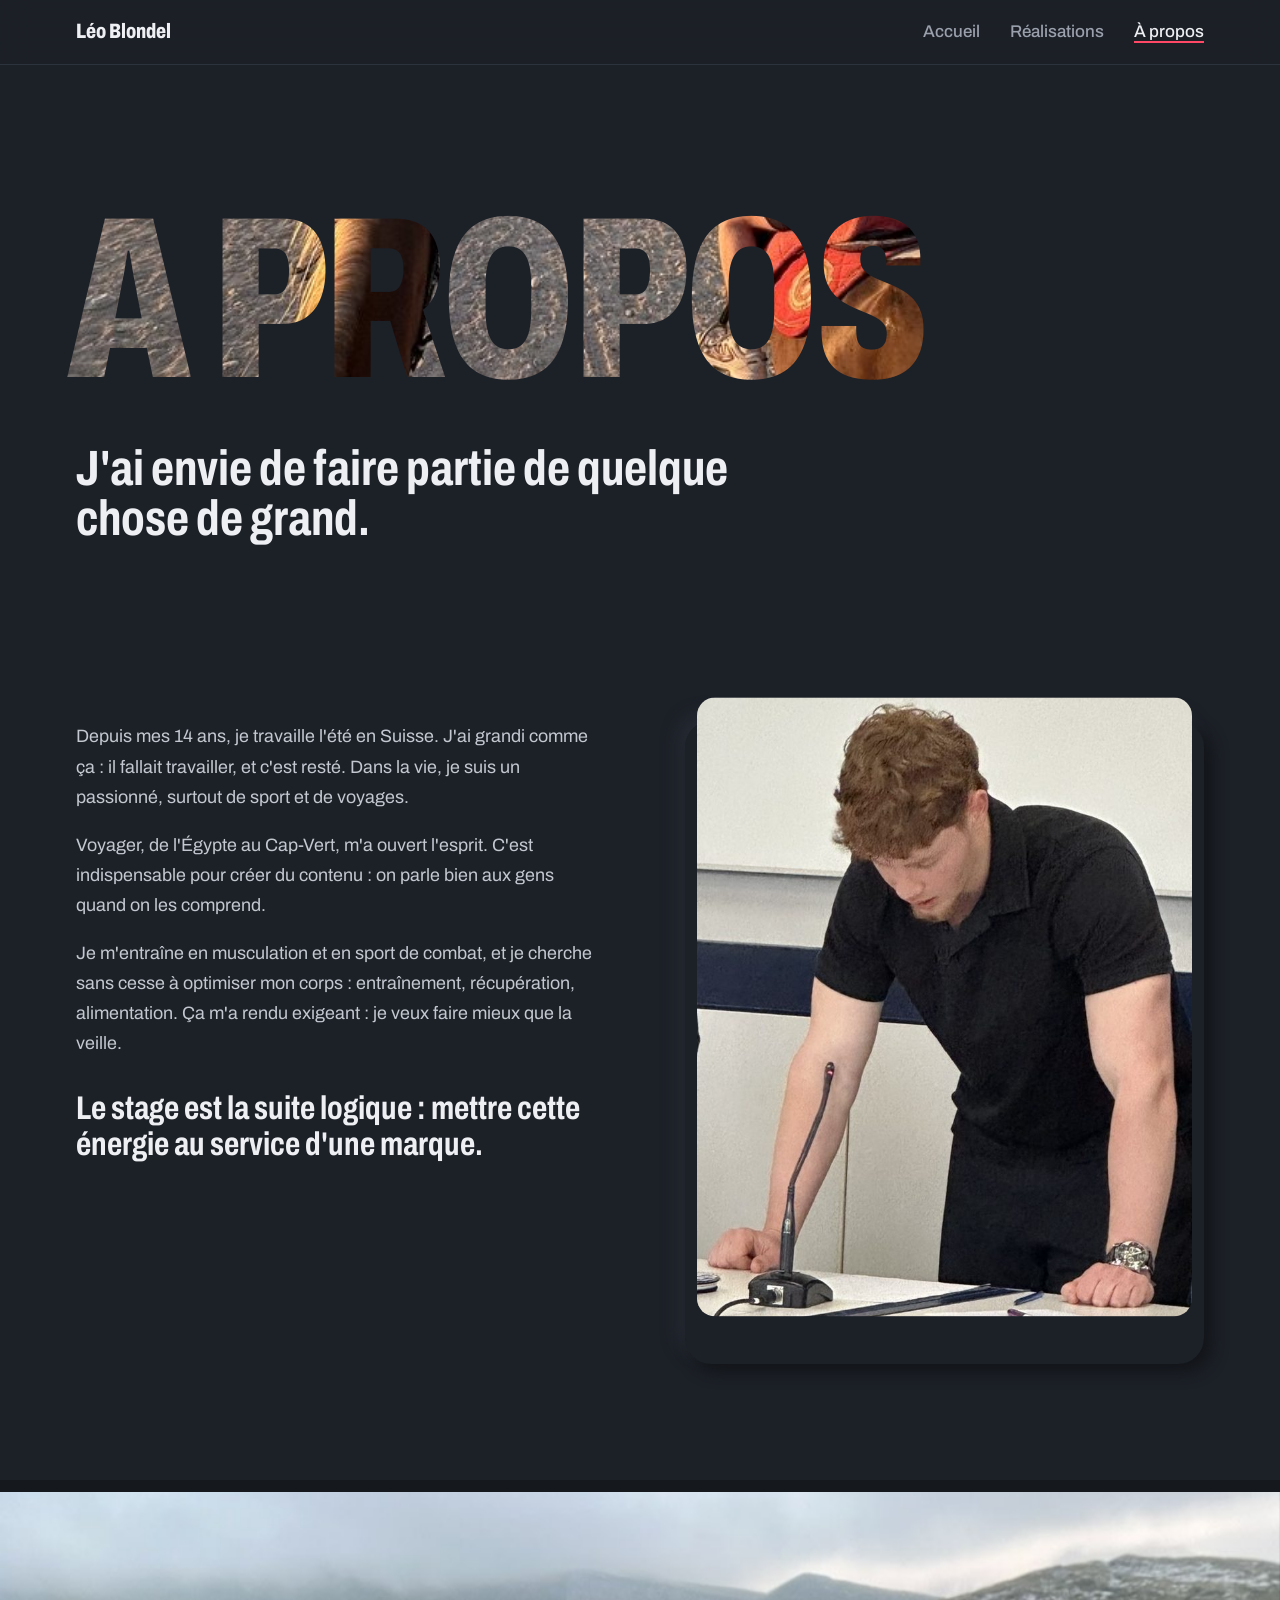
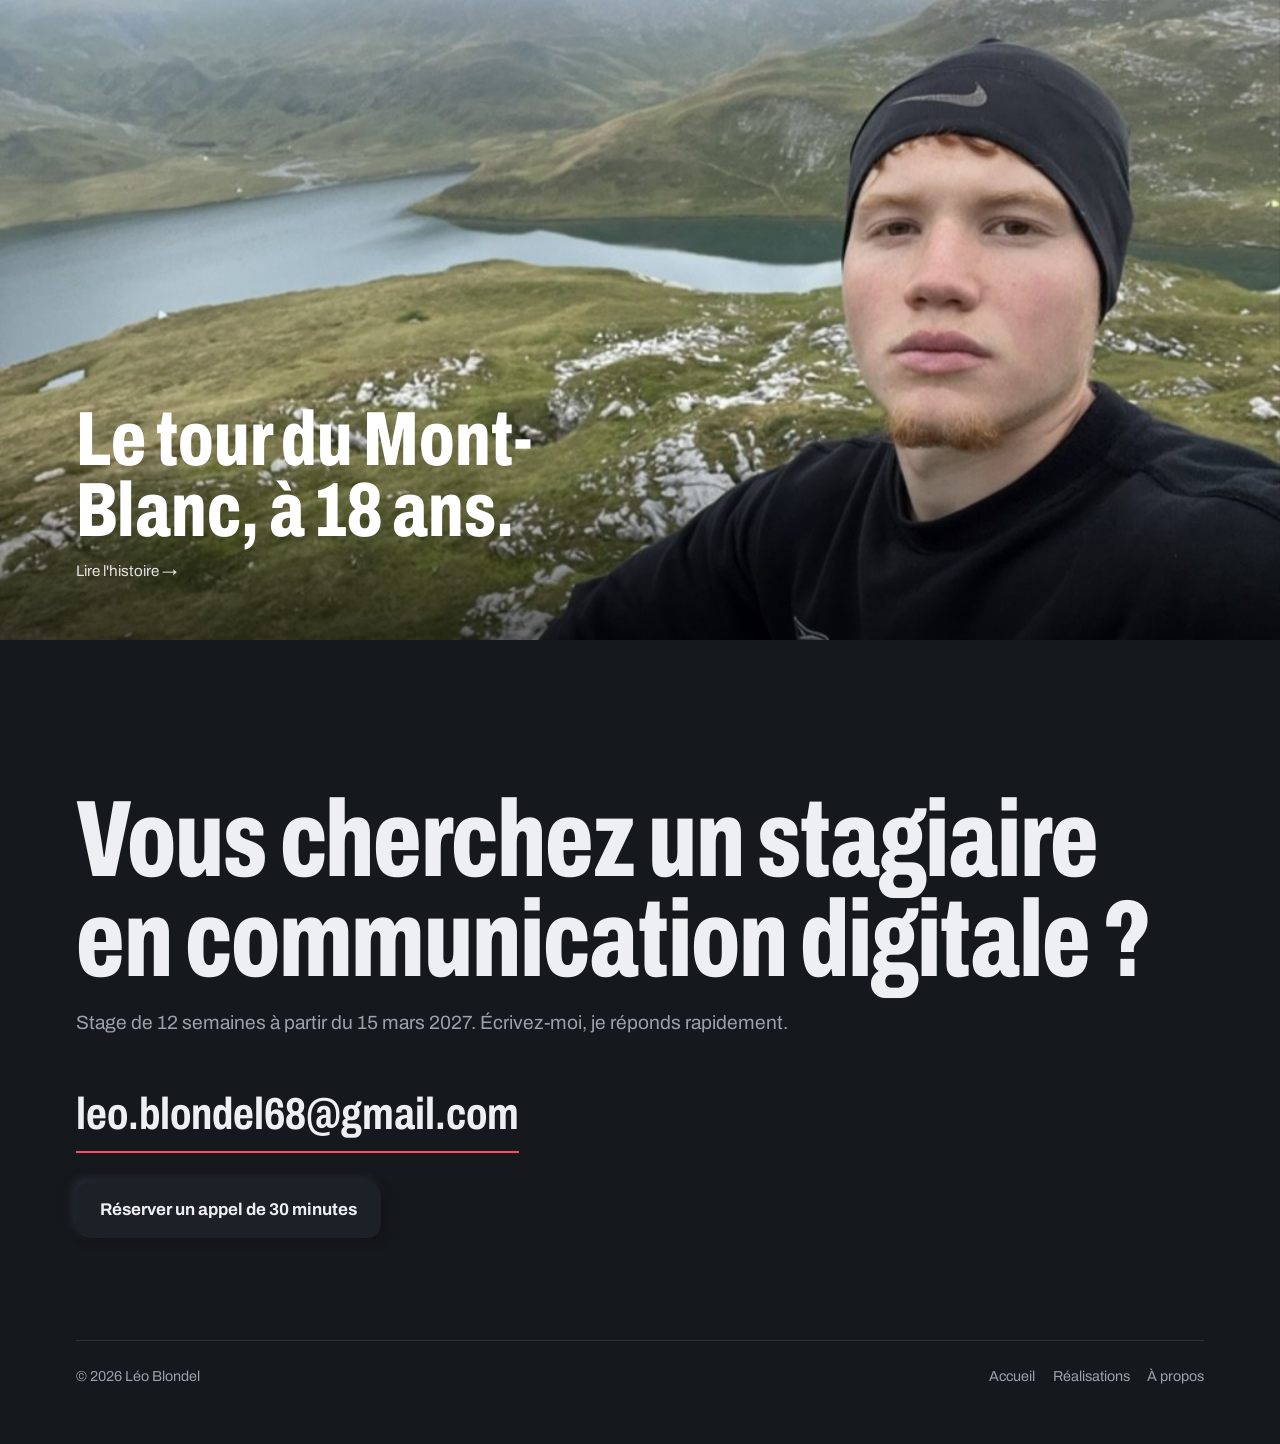
<file: a-propos.html>
<!DOCTYPE html>
<html lang="fr">
<head>
<meta charset="utf-8">
<meta name="viewport" content="width=device-width, initial-scale=1">
<title>À propos · Léo Blondel</title>
<meta name="description" content="Qui est Léo Blondel : parcours, sport, voyages.">
<meta property="og:title" content="Léo Blondel · Contenu et stratégie digitale">
<meta property="og:description" content="Étudiant en BUT TC, en recherche de stage dès le 15 mars 2027. Contenu pour McDonald's France chez BBDO Paris, projets e-commerce.">
<meta property="og:type" content="website">
<meta property="og:image" content="https://seetroly.github.io/leo-blondel1.github.io/apercu.jpg">
<meta name="twitter:card" content="summary_large_image">
<meta name="twitter:image" content="https://seetroly.github.io/leo-blondel1.github.io/apercu.jpg">
<meta name="theme-color" content="#1C2027">
<link rel="icon" href="data:image/svg+xml,<svg xmlns='http://www.w3.org/2000/svg' viewBox='0 0 100 100'><text y='.9em' font-size='90'>♥</text></svg>">
<link rel="preconnect" href="https://fonts.googleapis.com">
<link rel="preconnect" href="https://fonts.gstatic.com" crossorigin>
<link href="https://fonts.googleapis.com/css2?family=Archivo:wdth,wght@62..125,400..800&display=swap" rel="stylesheet">
<link rel="stylesheet" href="style.css">
</head>
<body>
<nav class="nav" aria-label="Menu principal"><div class="wrap"><a class="brand" href="index.html">Léo Blondel</a><ul><li><a href="index.html">Accueil</a></li><li><a href="realisations.html">Réalisations</a></li><li><a href="a-propos.html" aria-current="page">À propos</a></li></ul></div></nav>
<main>
<header class="about-hero">
  <div class="wrap">
    <h1 class="about-title" data-clip>À propos</h1>
    <p class="about-lead">J'ai envie de faire partie de quelque chose de grand.</p>
  </div>
</header>

<section>
  <div class="wrap"><div class="about-body">
    <div>
      <p>Depuis mes 14 ans, je travaille l'été en Suisse. J'ai grandi comme ça : il fallait travailler, et c'est resté. Dans la vie, je suis un passionné, surtout de sport et de voyages.</p>
      <p>Voyager, de l'Égypte au Cap-Vert, m'a ouvert l'esprit. C'est indispensable pour créer du contenu : on parle bien aux gens quand on les comprend.</p>
      <p>Je m'entraîne en musculation et en sport de combat, et je cherche sans cesse à optimiser mon corps : entraînement, récupération, alimentation. Ça m'a rendu exigeant : je veux faire mieux que la veille.</p>
      <p class="closing">Le stage est la suite logique : mettre cette énergie au service d'une marque.</p>
    </div>
    <figure class="portrait"><img src="photo-presentation.jpg" data-speed="-0.06" width="741" height="1230" alt="Léo Blondel pendant une présentation"></figure>
  </div></div>
</section>

<a class="wide-photo" href="mont-blanc.html" aria-label="Lire l'histoire du tour du Mont-Blanc">
  <img src="photo-mont-blanc.jpg" data-speed="-0.12" width="1024" height="768" alt="Léo Blondel en montagne, pendant le tour du Mont-Blanc" loading="lazy">
  <div class="over"><div class="wrap"><p>Le tour du Mont-Blanc, à 18 ans.</p><small>Lire l'histoire &rarr;</small></div></div>
</a>
</main>
<section class="contact" id="contact">
  <div class="wrap">
    <h2>Vous cherchez un stagiaire en communication digitale ?</h2>
    <p class="lede">Stage de 12 semaines à partir du 15 mars 2027. Écrivez-moi, je réponds rapidement.</p>
    <a class="mail" href="mailto:leo.blondel68@gmail.com">leo.blondel68@gmail.com</a>
    <div class="actions"><a class="btn" href="https://calendly.com/leo-blondel68/30min" target="_blank" rel="noopener">Réserver un appel de 30 minutes</a></div>
    <div class="foot"><span>© 2026 Léo Blondel</span><span><a href="index.html">Accueil</a><a href="realisations.html">Réalisations</a><a href="a-propos.html">À propos</a></span></div>
  </div>
</section>
<script src="script.js"></script>
</body>
</html>
</file>
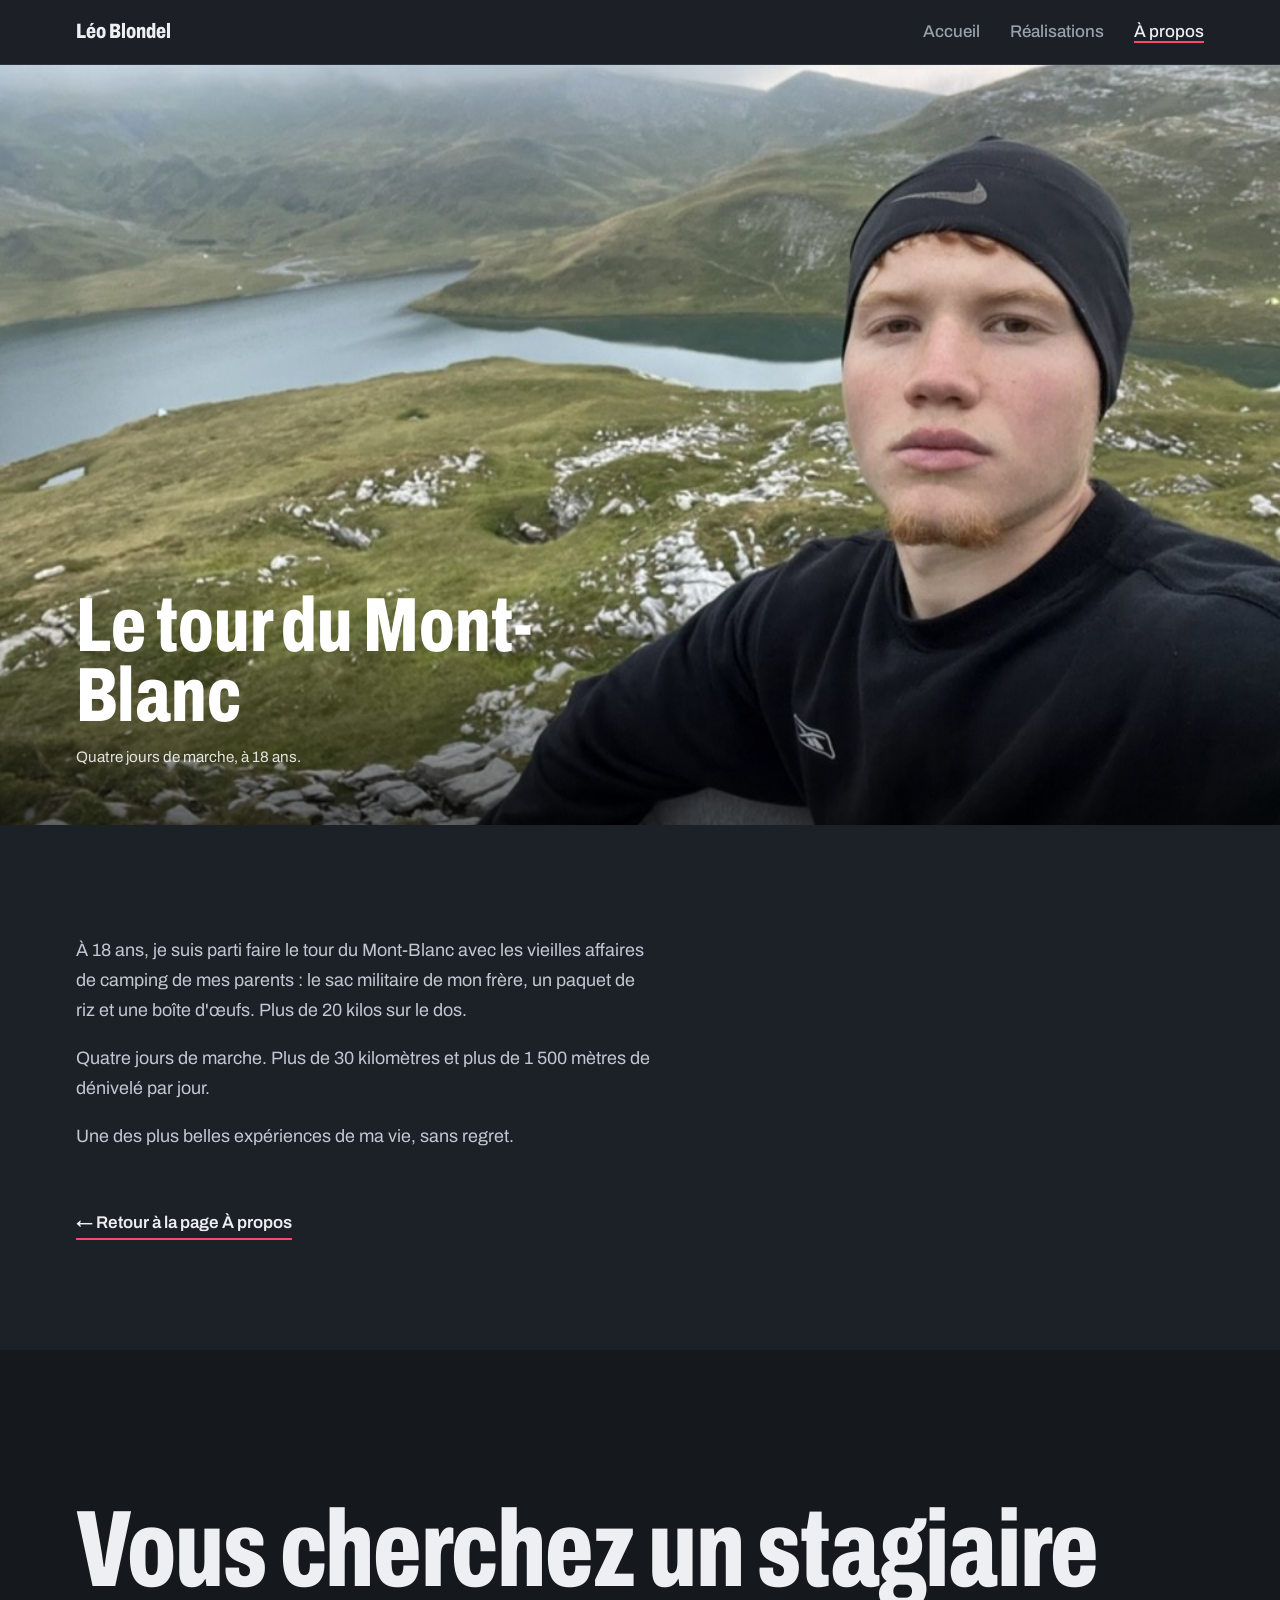
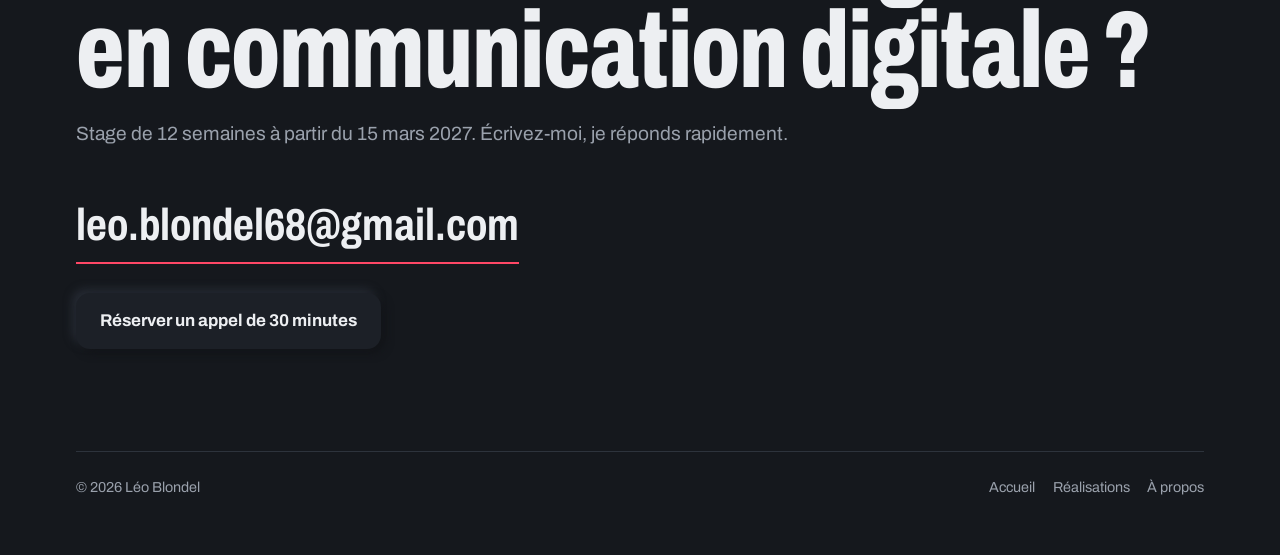
<file: mont-blanc.html>
<!DOCTYPE html>
<html lang="fr">
<head>
<meta charset="utf-8">
<meta name="viewport" content="width=device-width, initial-scale=1">
<title>Le tour du Mont-Blanc · Léo Blondel</title>
<meta name="description" content="Le tour du Mont-Blanc à 18 ans, en quatre jours.">
<meta property="og:title" content="Léo Blondel · Contenu et stratégie digitale">
<meta property="og:description" content="Étudiant en BUT TC, en recherche de stage dès le 15 mars 2027. Contenu pour McDonald's France chez BBDO Paris, projets e-commerce.">
<meta property="og:type" content="website">
<meta property="og:image" content="https://seetroly.github.io/leo-blondel1.github.io/apercu.jpg">
<meta name="twitter:card" content="summary_large_image">
<meta name="twitter:image" content="https://seetroly.github.io/leo-blondel1.github.io/apercu.jpg">
<meta name="theme-color" content="#1C2027">
<link rel="icon" href="data:image/svg+xml,<svg xmlns='http://www.w3.org/2000/svg' viewBox='0 0 100 100'><text y='.9em' font-size='90'>♥</text></svg>">
<link rel="preconnect" href="https://fonts.googleapis.com">
<link rel="preconnect" href="https://fonts.gstatic.com" crossorigin>
<link href="https://fonts.googleapis.com/css2?family=Archivo:wdth,wght@62..125,400..800&display=swap" rel="stylesheet">
<link rel="stylesheet" href="style.css">
</head>
<body>
<nav class="nav" aria-label="Menu principal"><div class="wrap"><a class="brand" href="index.html">Léo Blondel</a><ul><li><a href="index.html">Accueil</a></li><li><a href="realisations.html">Réalisations</a></li><li><a href="a-propos.html" aria-current="page">À propos</a></li></ul></div></nav>
<main>
<section class="wide-photo" aria-label="Tour du Mont-Blanc">
  <img src="photo-mont-blanc.jpg" data-speed="-0.12" width="1024" height="768" alt="Léo Blondel en montagne, pendant le tour du Mont-Blanc">
  <div class="over"><div class="wrap"><p>Le tour du Mont-Blanc</p><small>Quatre jours de marche, à 18 ans.</small></div></div>
</section>

<section class="story">
  <div class="wrap"><div class="inner">
    <p>À 18 ans, je suis parti faire le tour du Mont-Blanc avec les vieilles affaires de camping de mes parents : le sac militaire de mon frère, un paquet de riz et une boîte d'œufs. Plus de 20 kilos sur le dos.</p>
    <p>Quatre jours de marche. Plus de 30 kilomètres et plus de 1 500 mètres de dénivelé par jour.</p>
    <p>Une des plus belles expériences de ma vie, sans regret.</p>
    <a class="back" href="a-propos.html">&larr; Retour à la page À propos</a>
  </div></div>
</section>
</main>
<section class="contact" id="contact">
  <div class="wrap">
    <h2>Vous cherchez un stagiaire en communication digitale ?</h2>
    <p class="lede">Stage de 12 semaines à partir du 15 mars 2027. Écrivez-moi, je réponds rapidement.</p>
    <a class="mail" href="mailto:leo.blondel68@gmail.com">leo.blondel68@gmail.com</a>
    <div class="actions"><a class="btn" href="https://calendly.com/leo-blondel68/30min" target="_blank" rel="noopener">Réserver un appel de 30 minutes</a></div>
    <div class="foot"><span>© 2026 Léo Blondel</span><span><a href="index.html">Accueil</a><a href="realisations.html">Réalisations</a><a href="a-propos.html">À propos</a></span></div>
  </div>
</section>
<script src="script.js"></script>
</body>
</html>
</file>
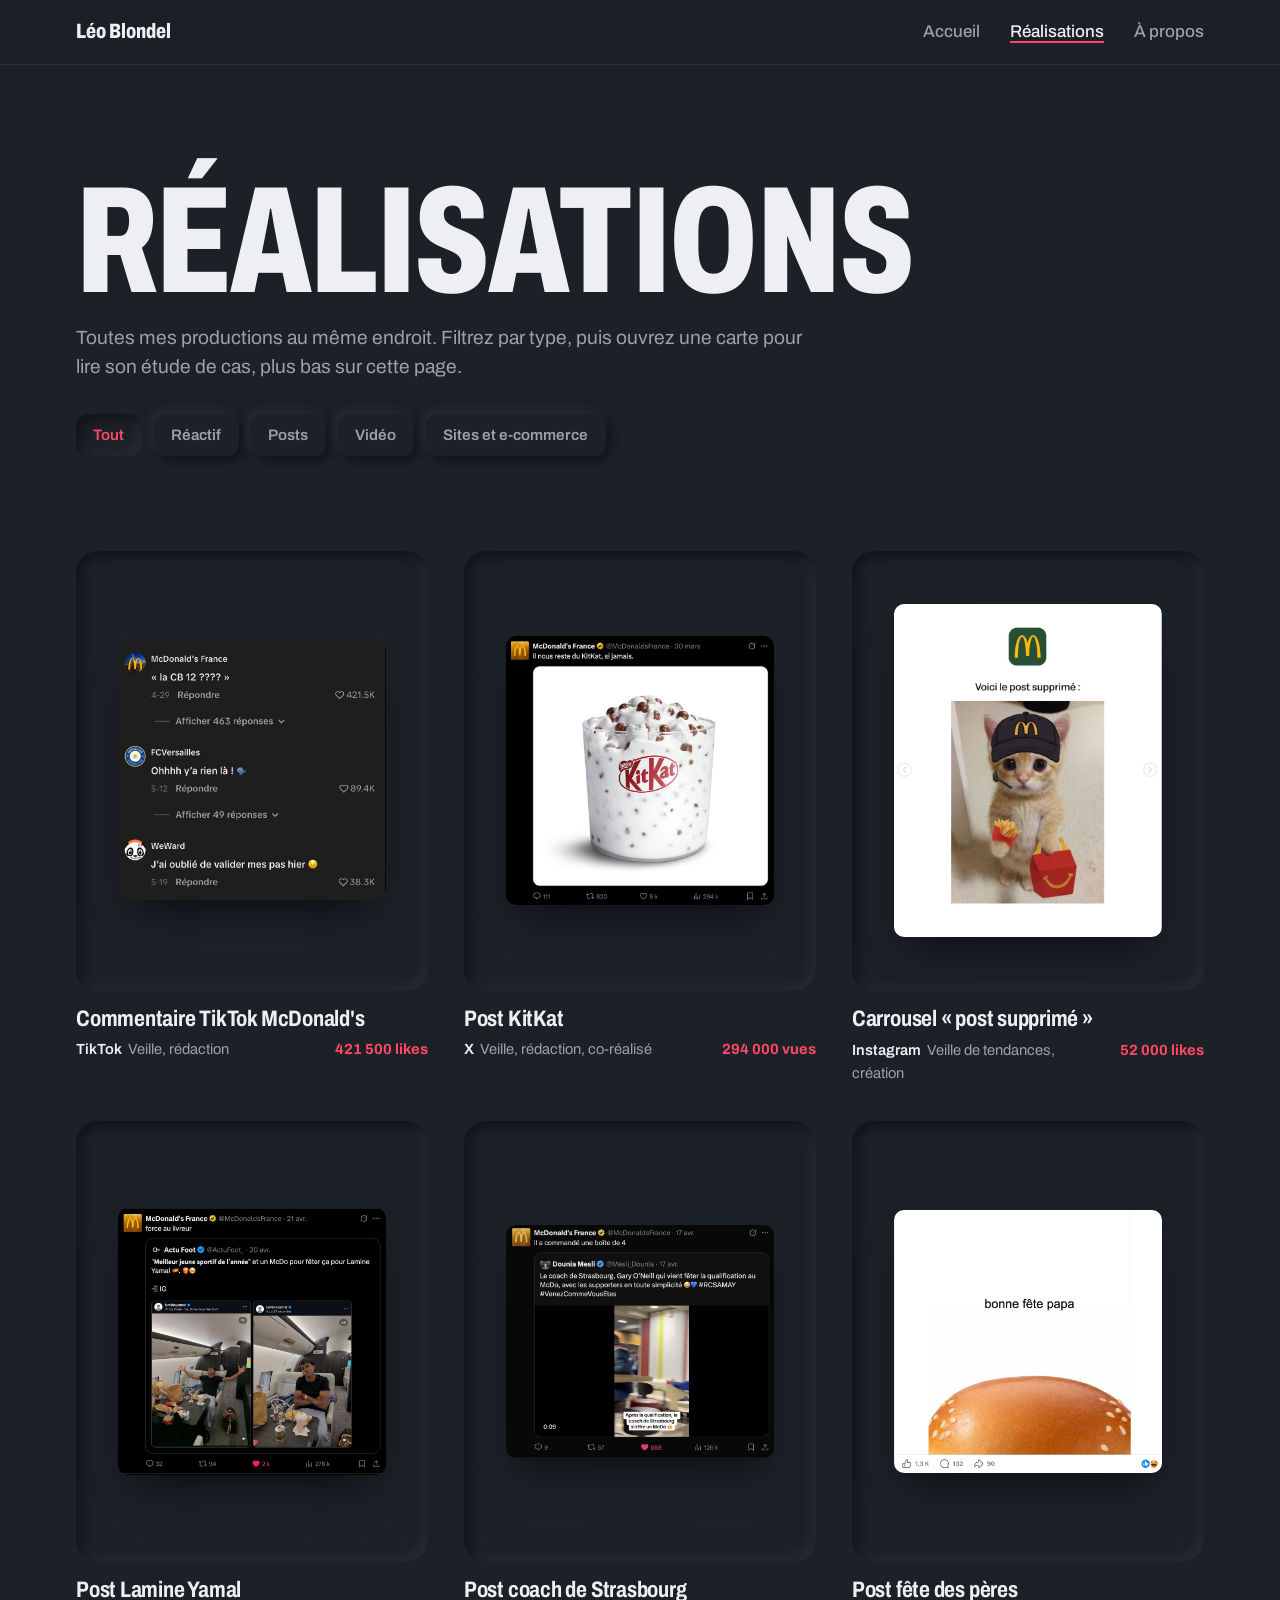
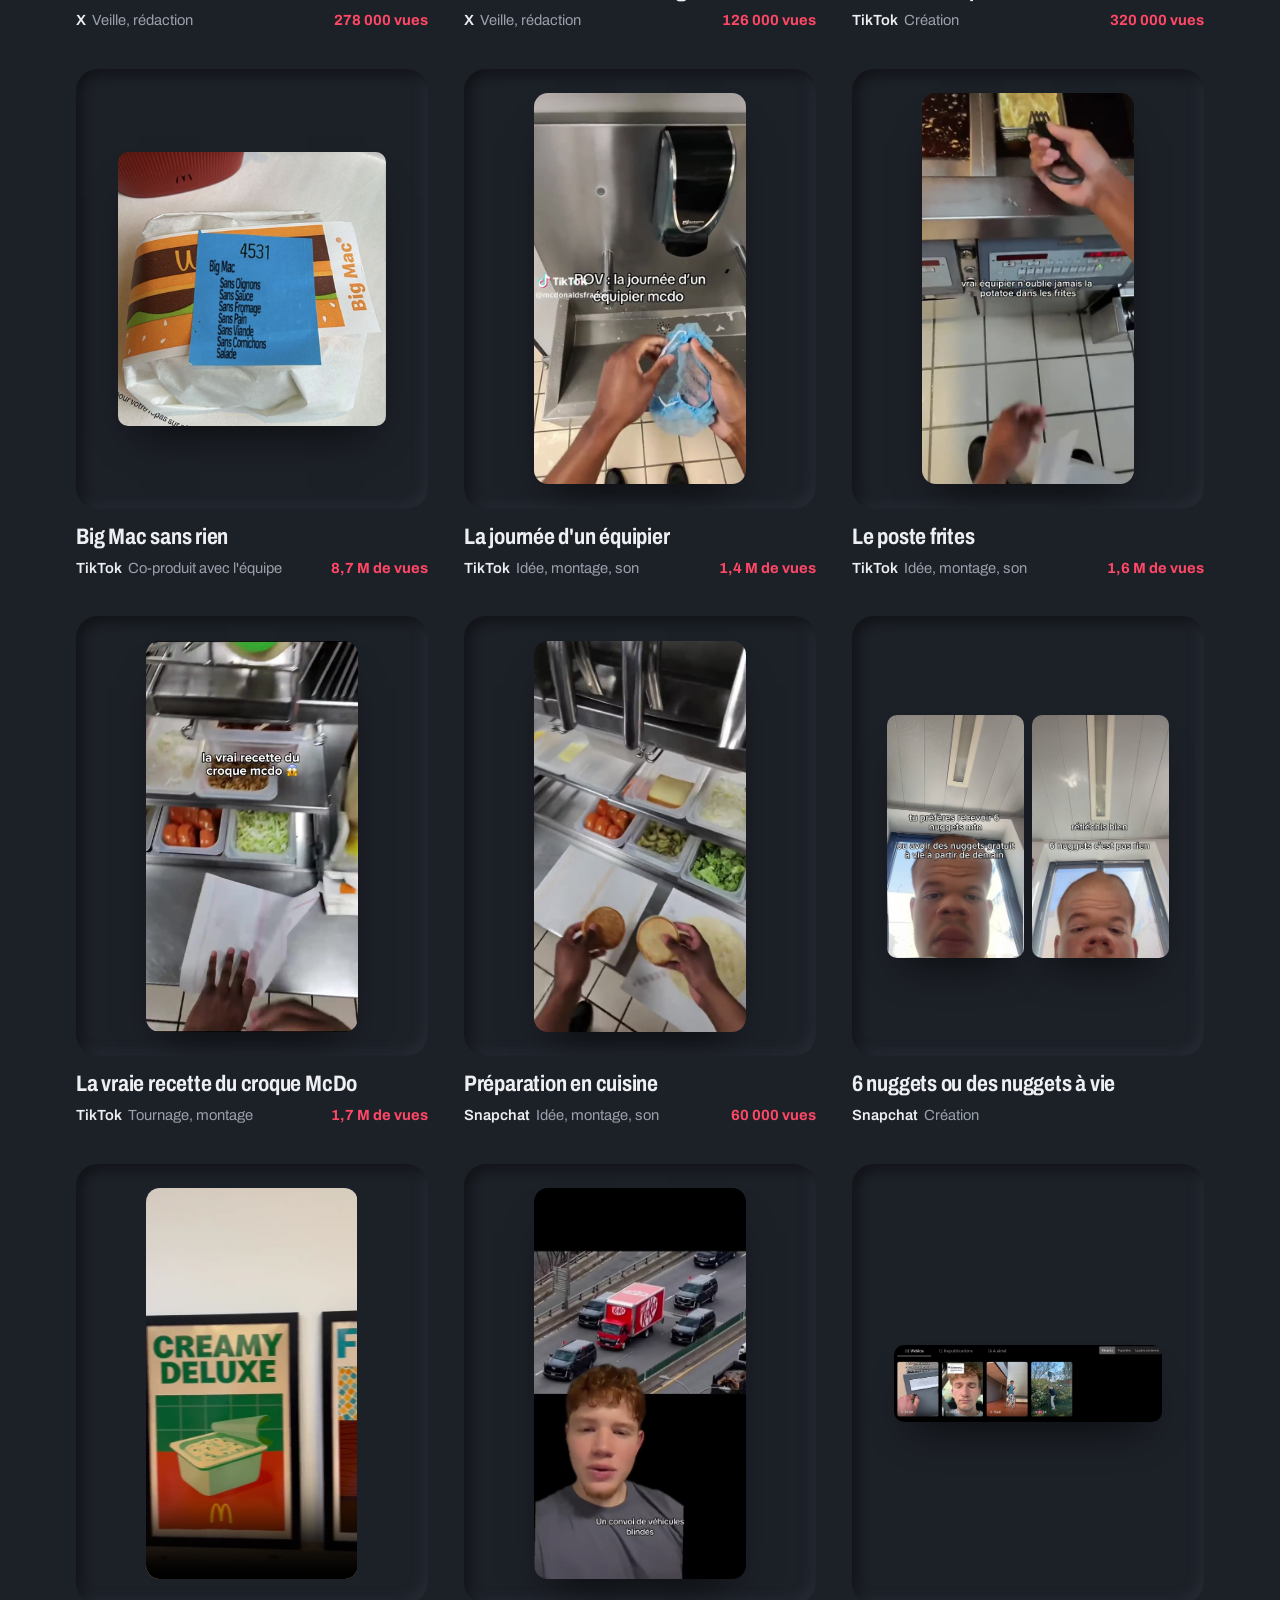
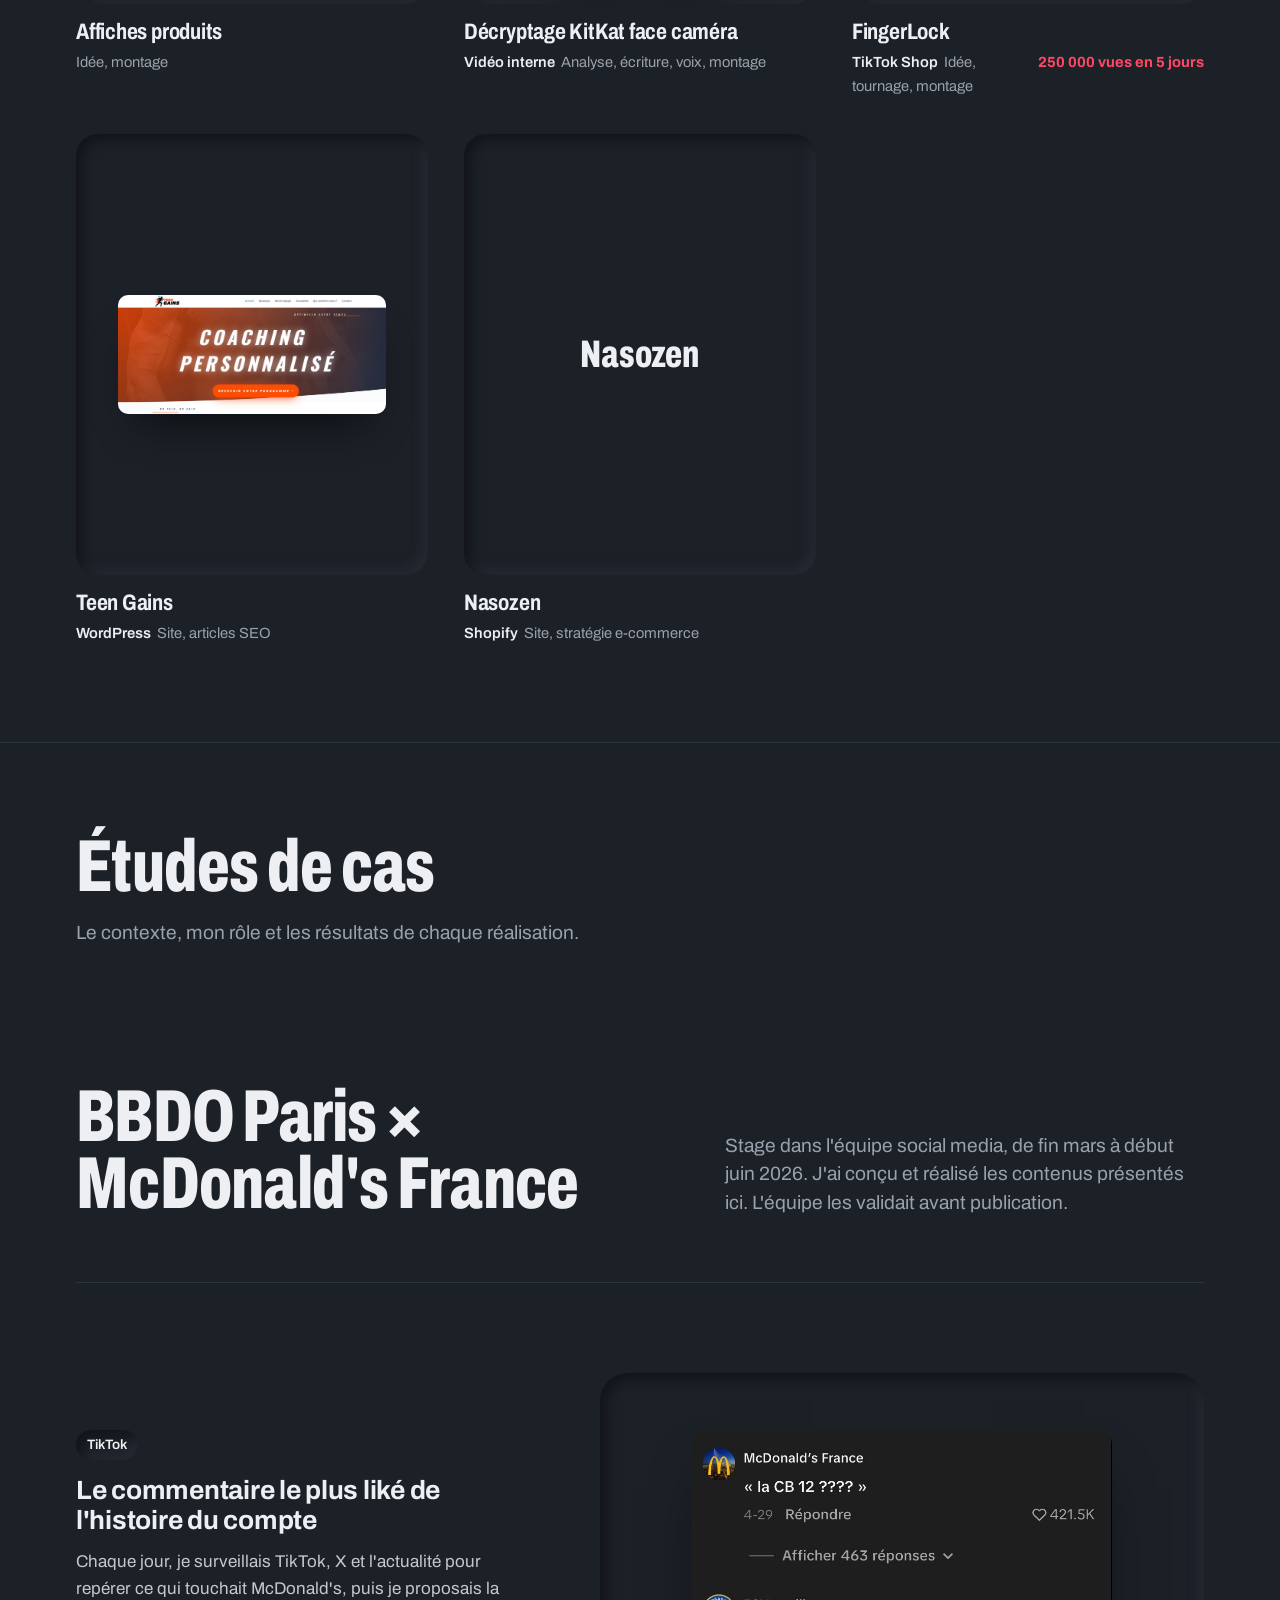
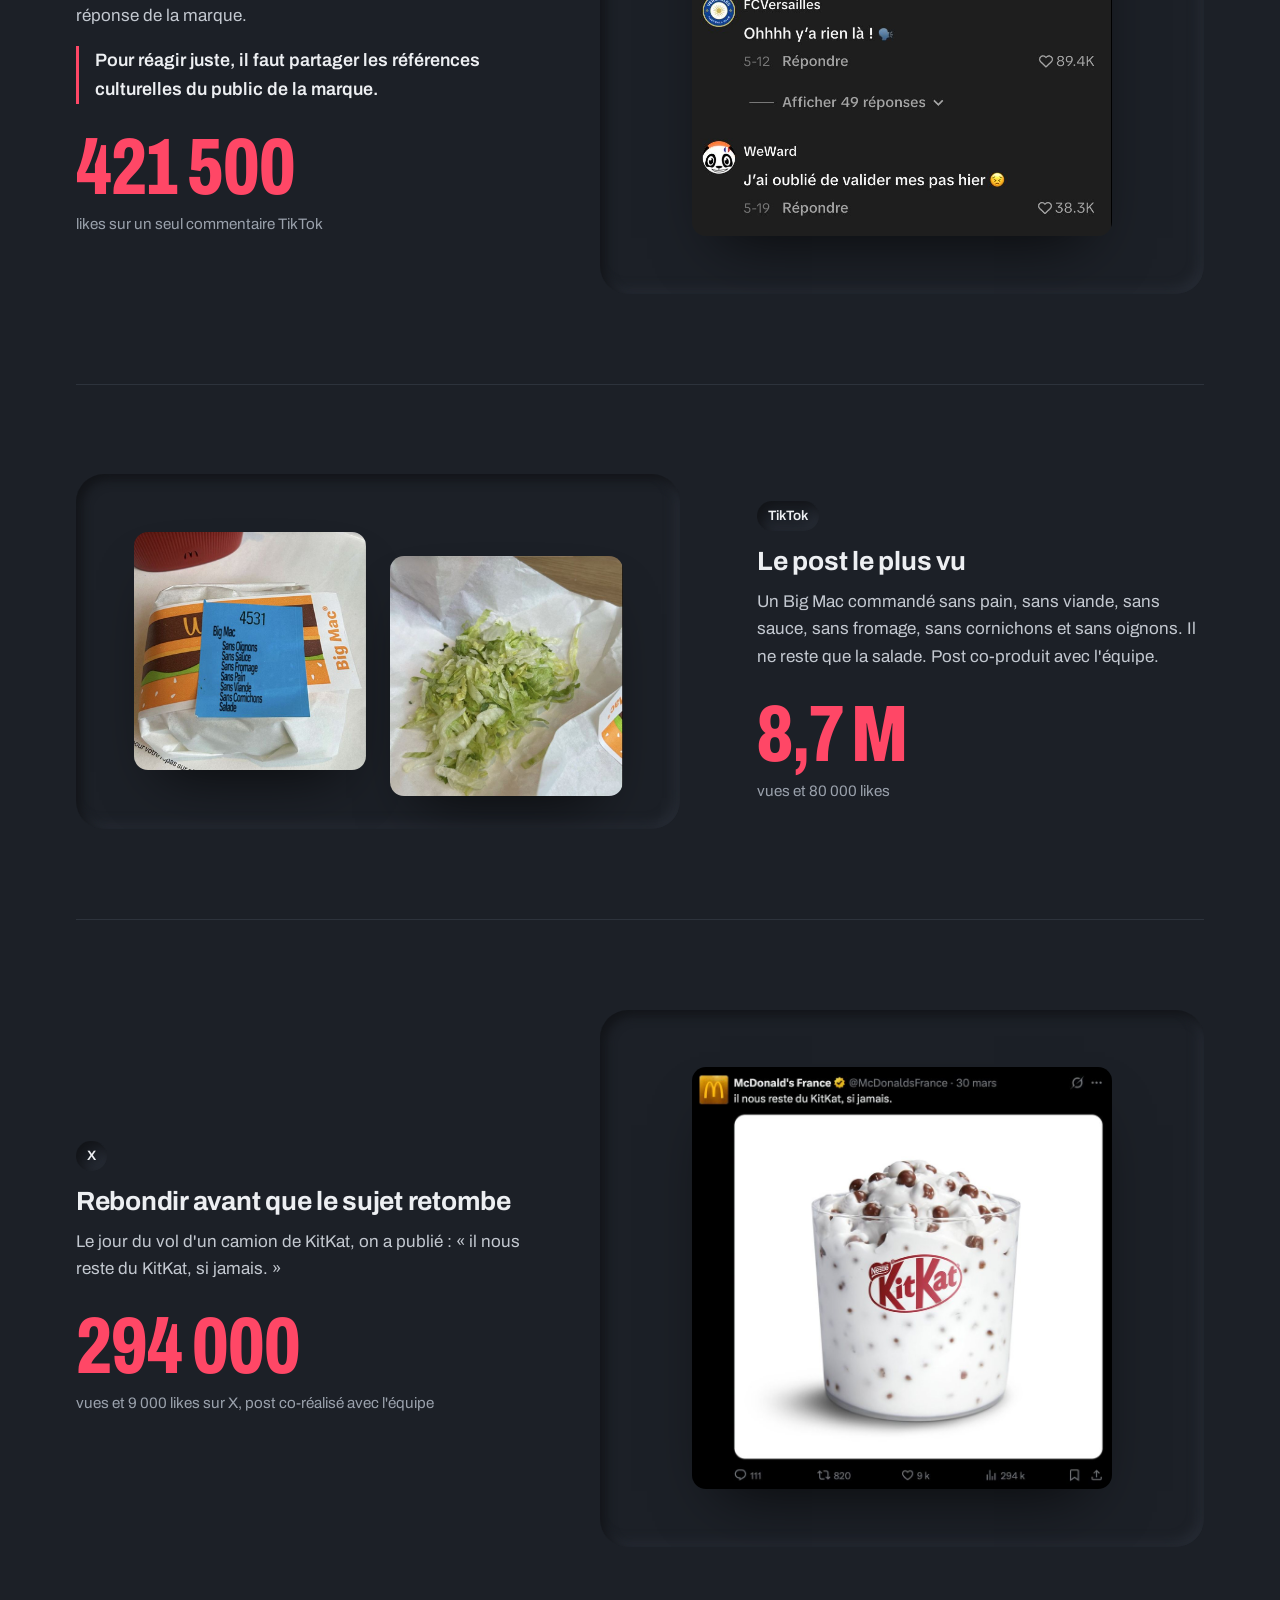
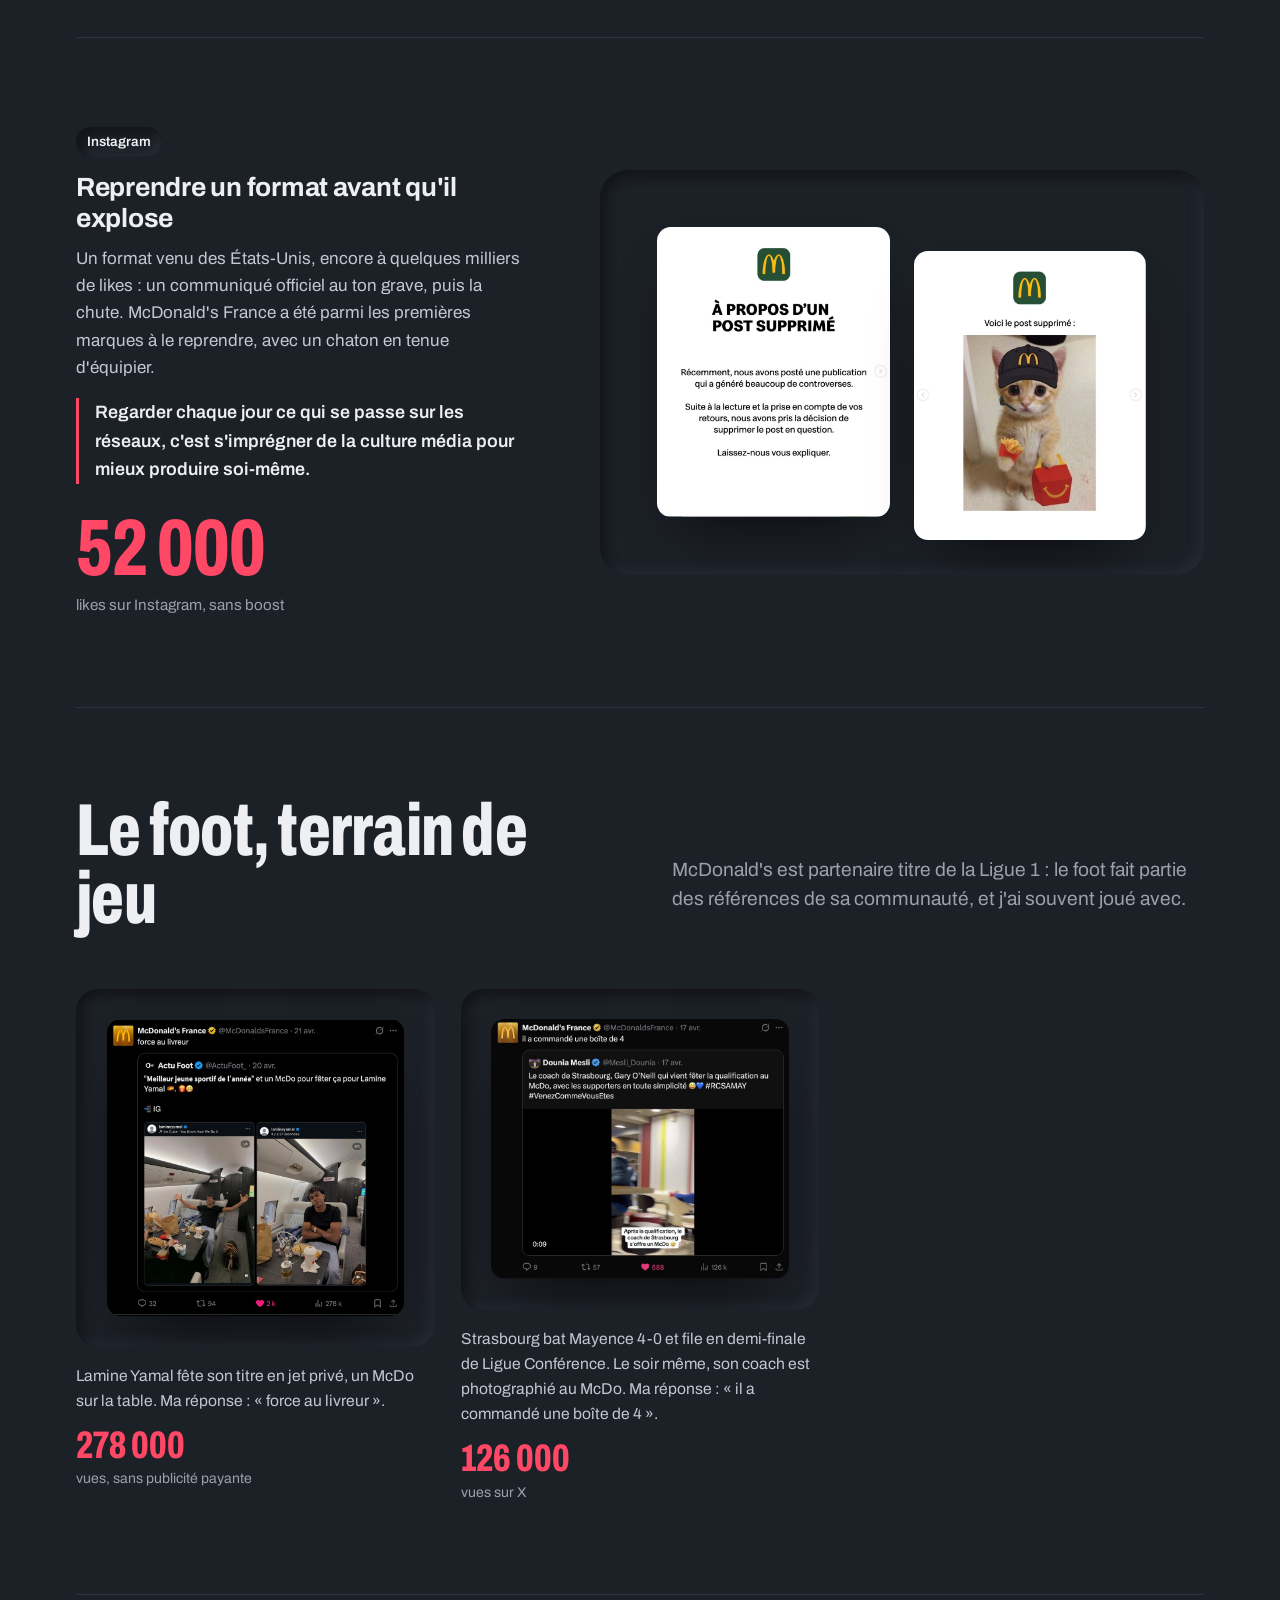
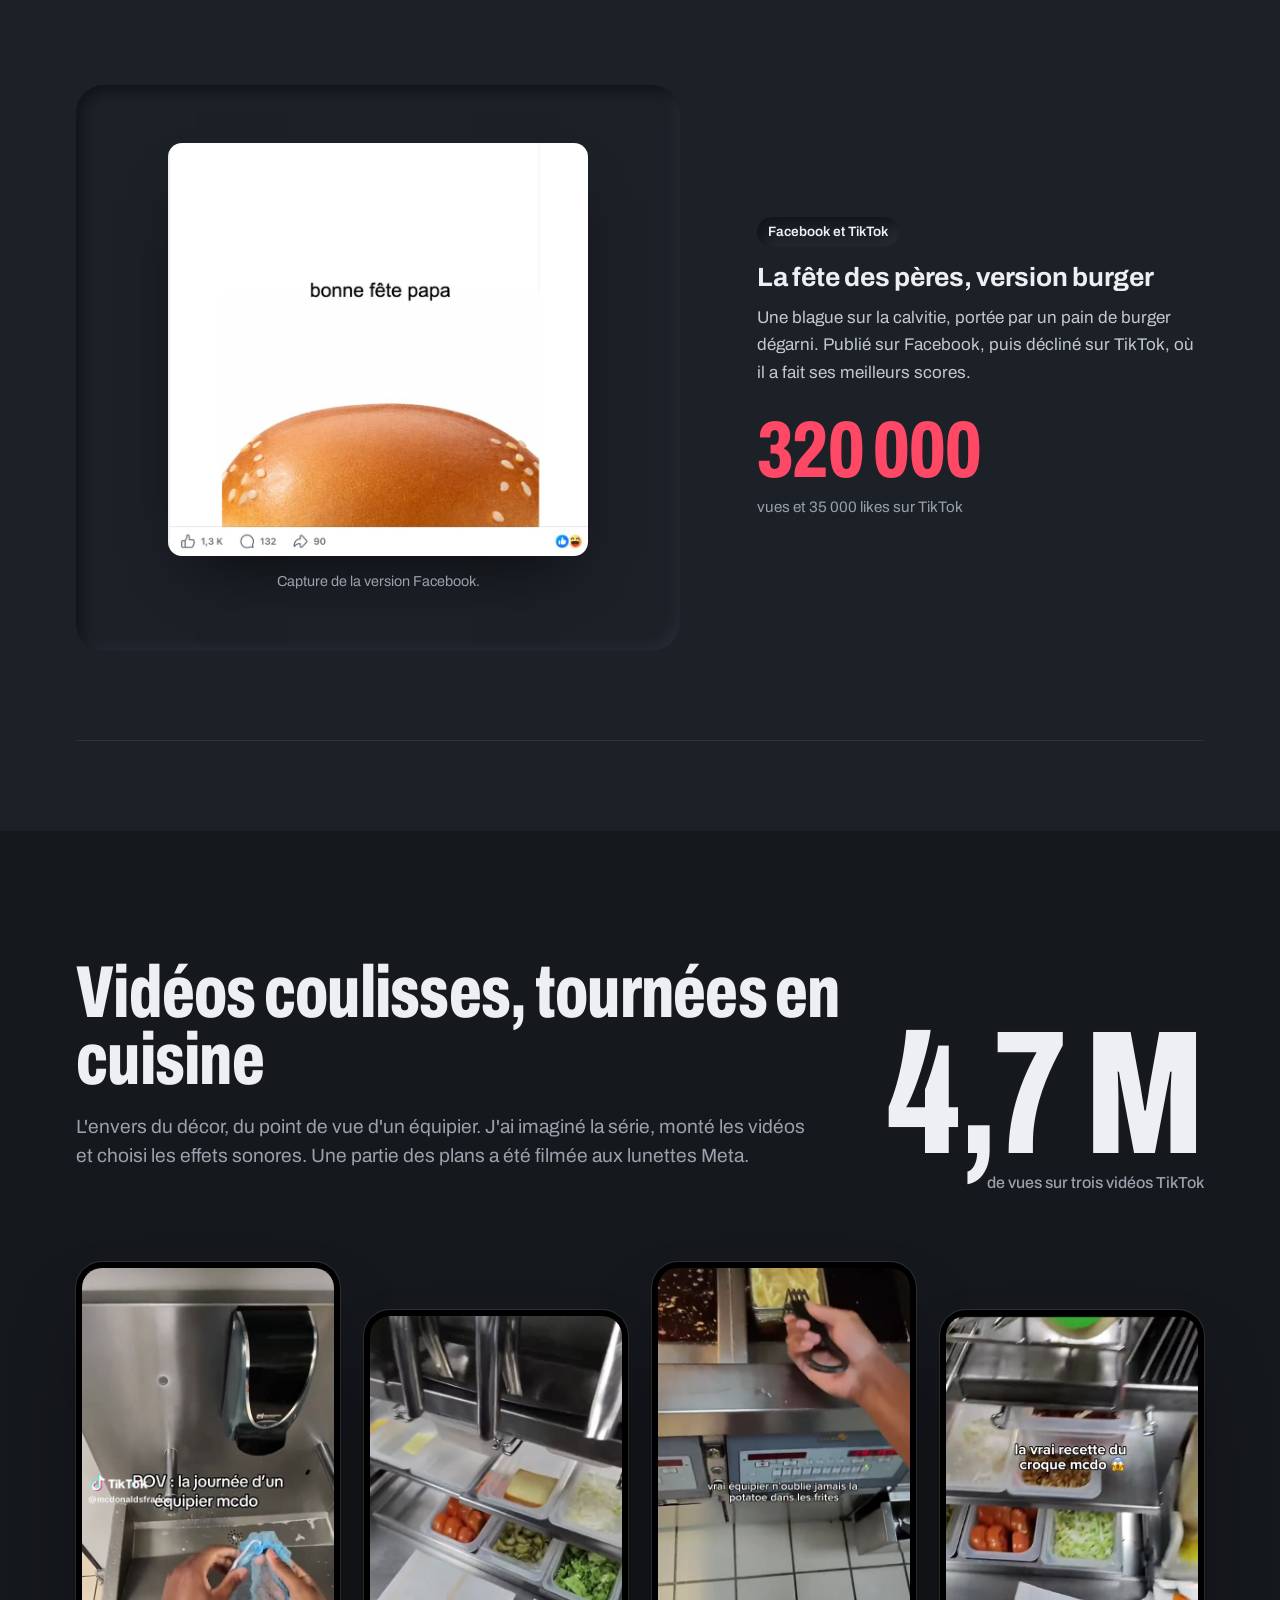
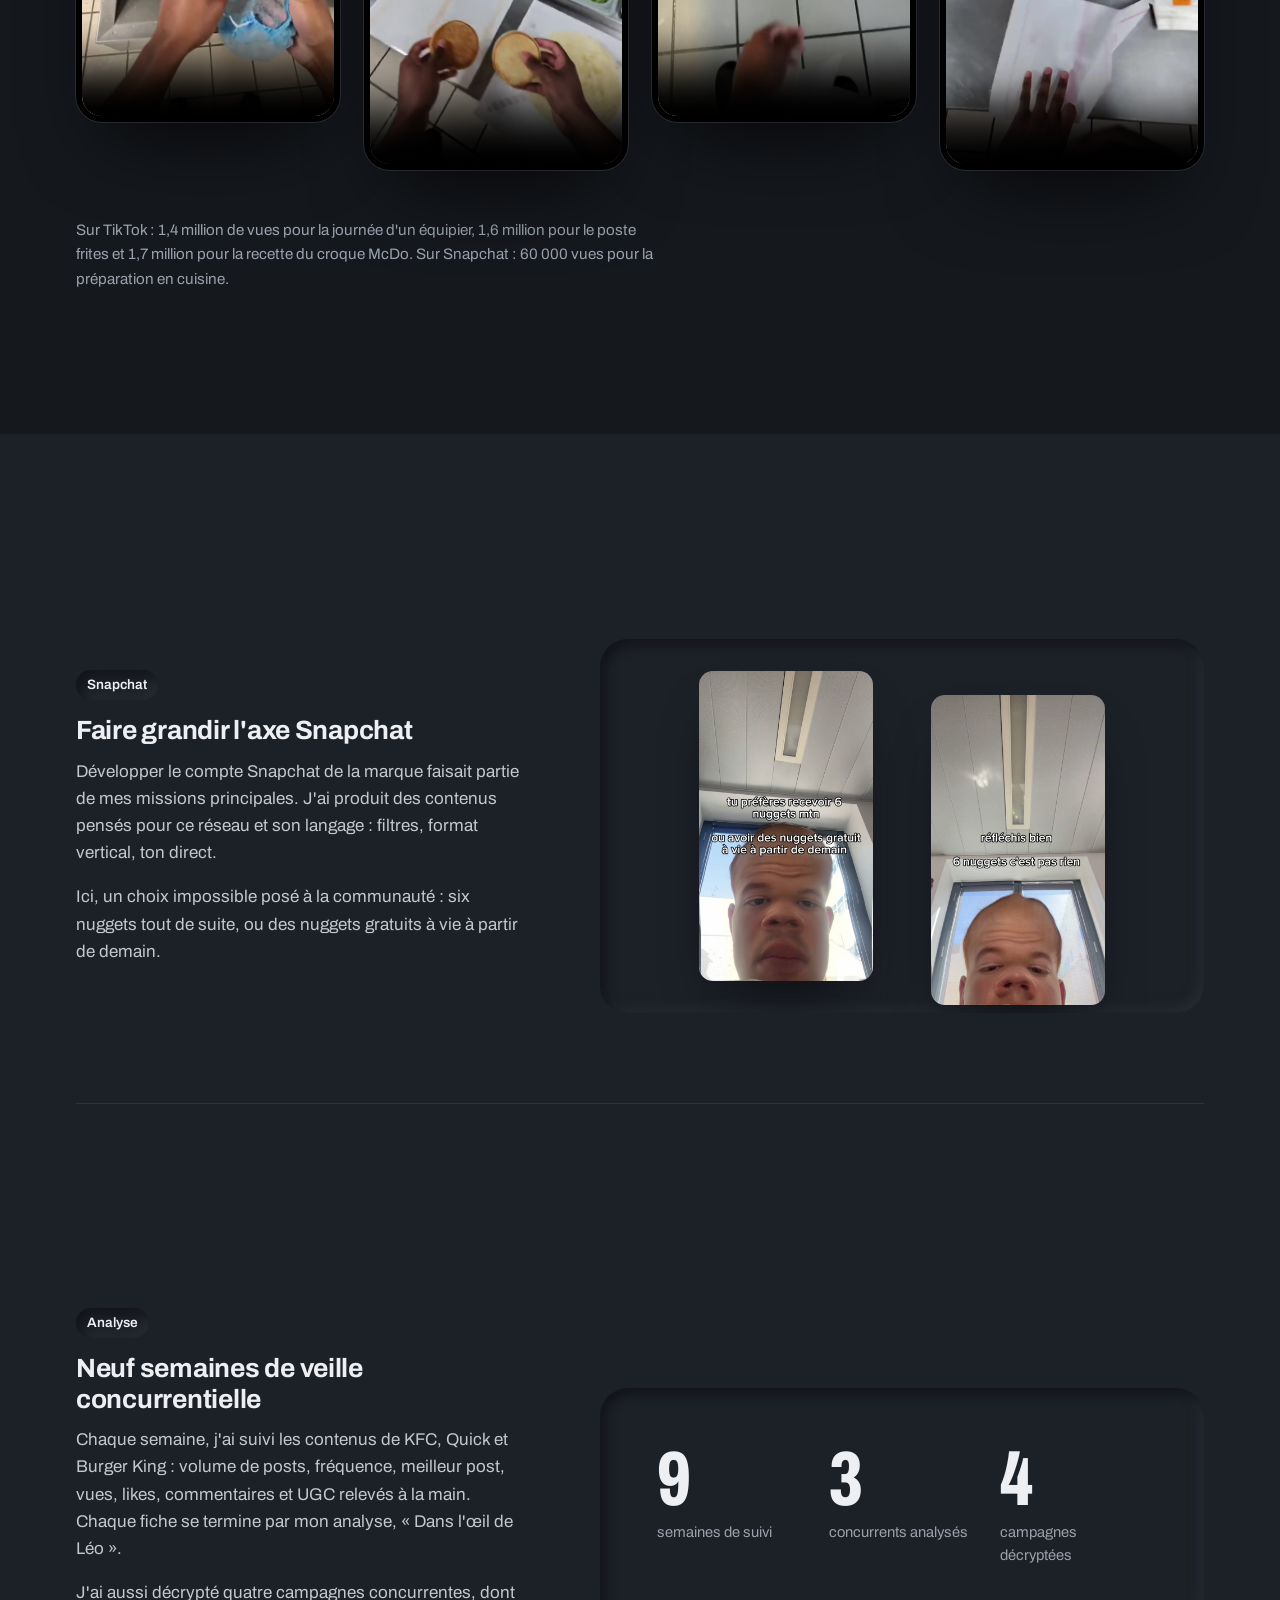
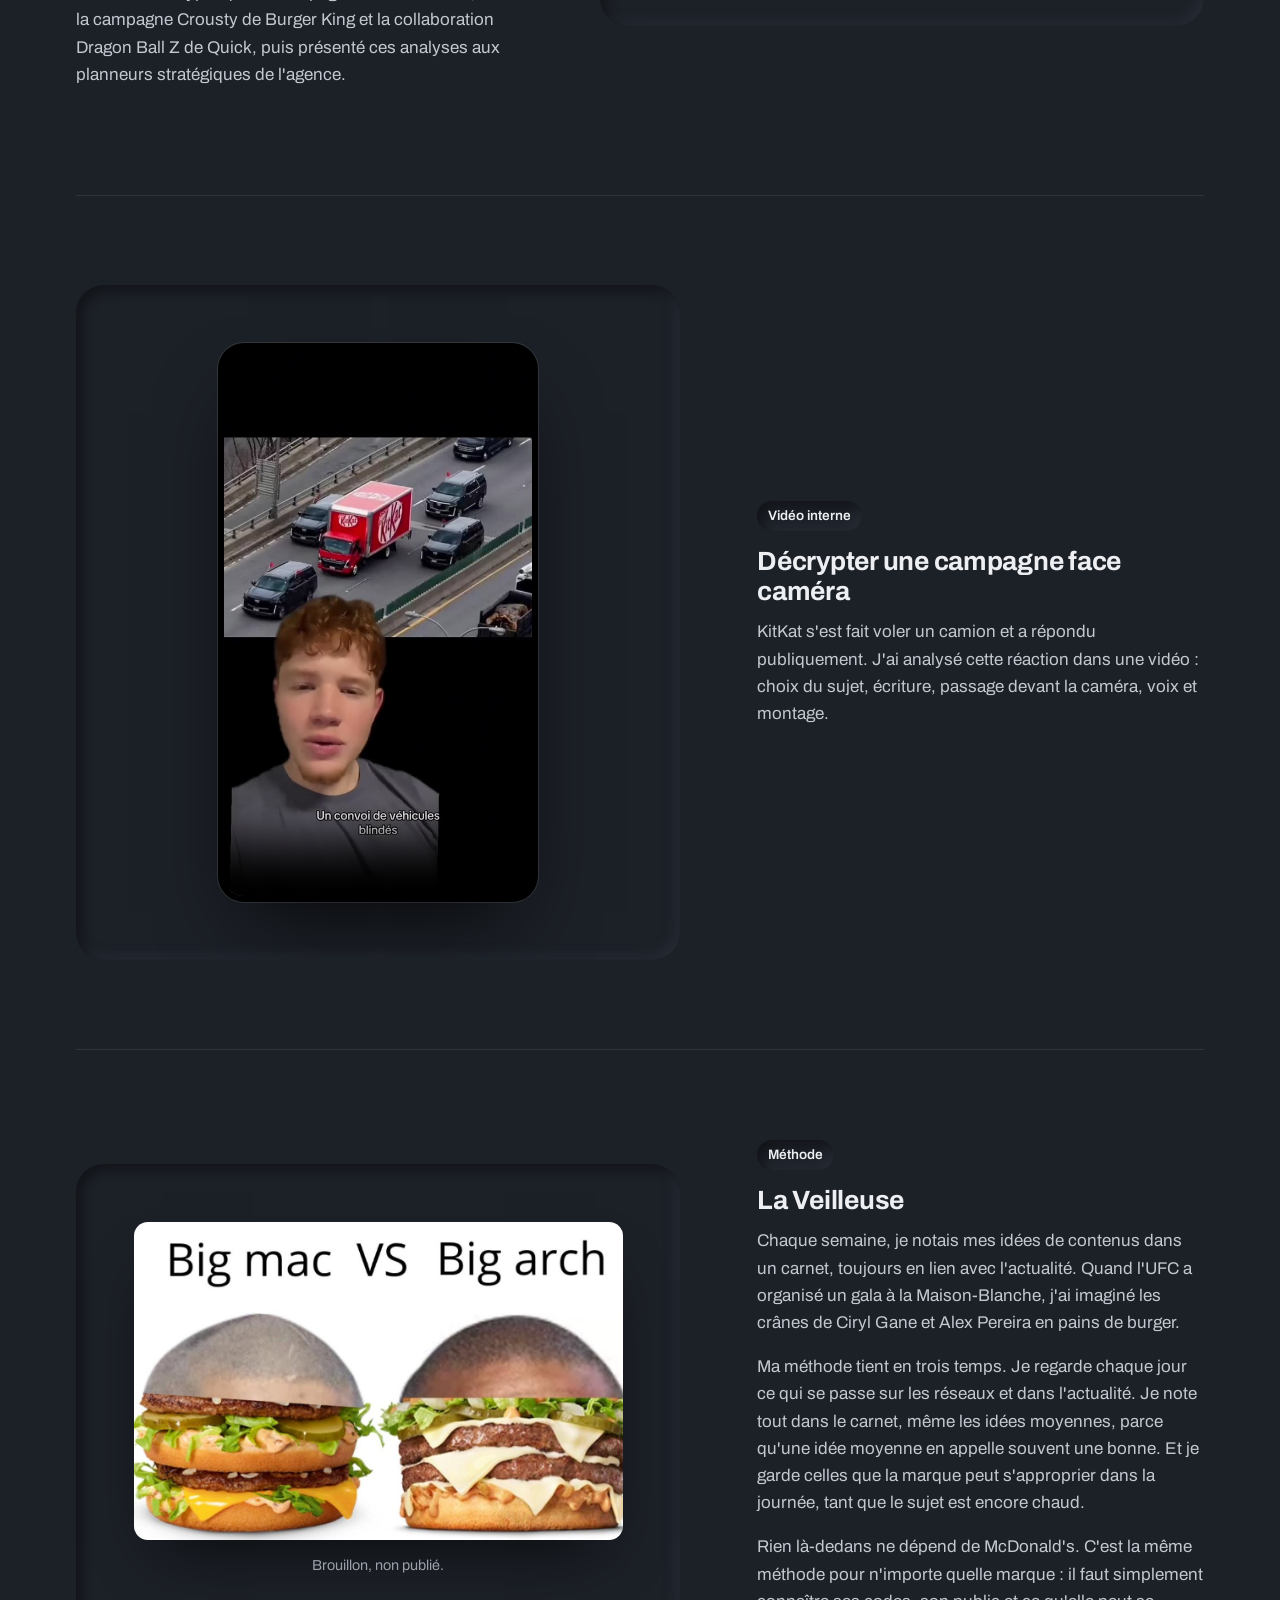
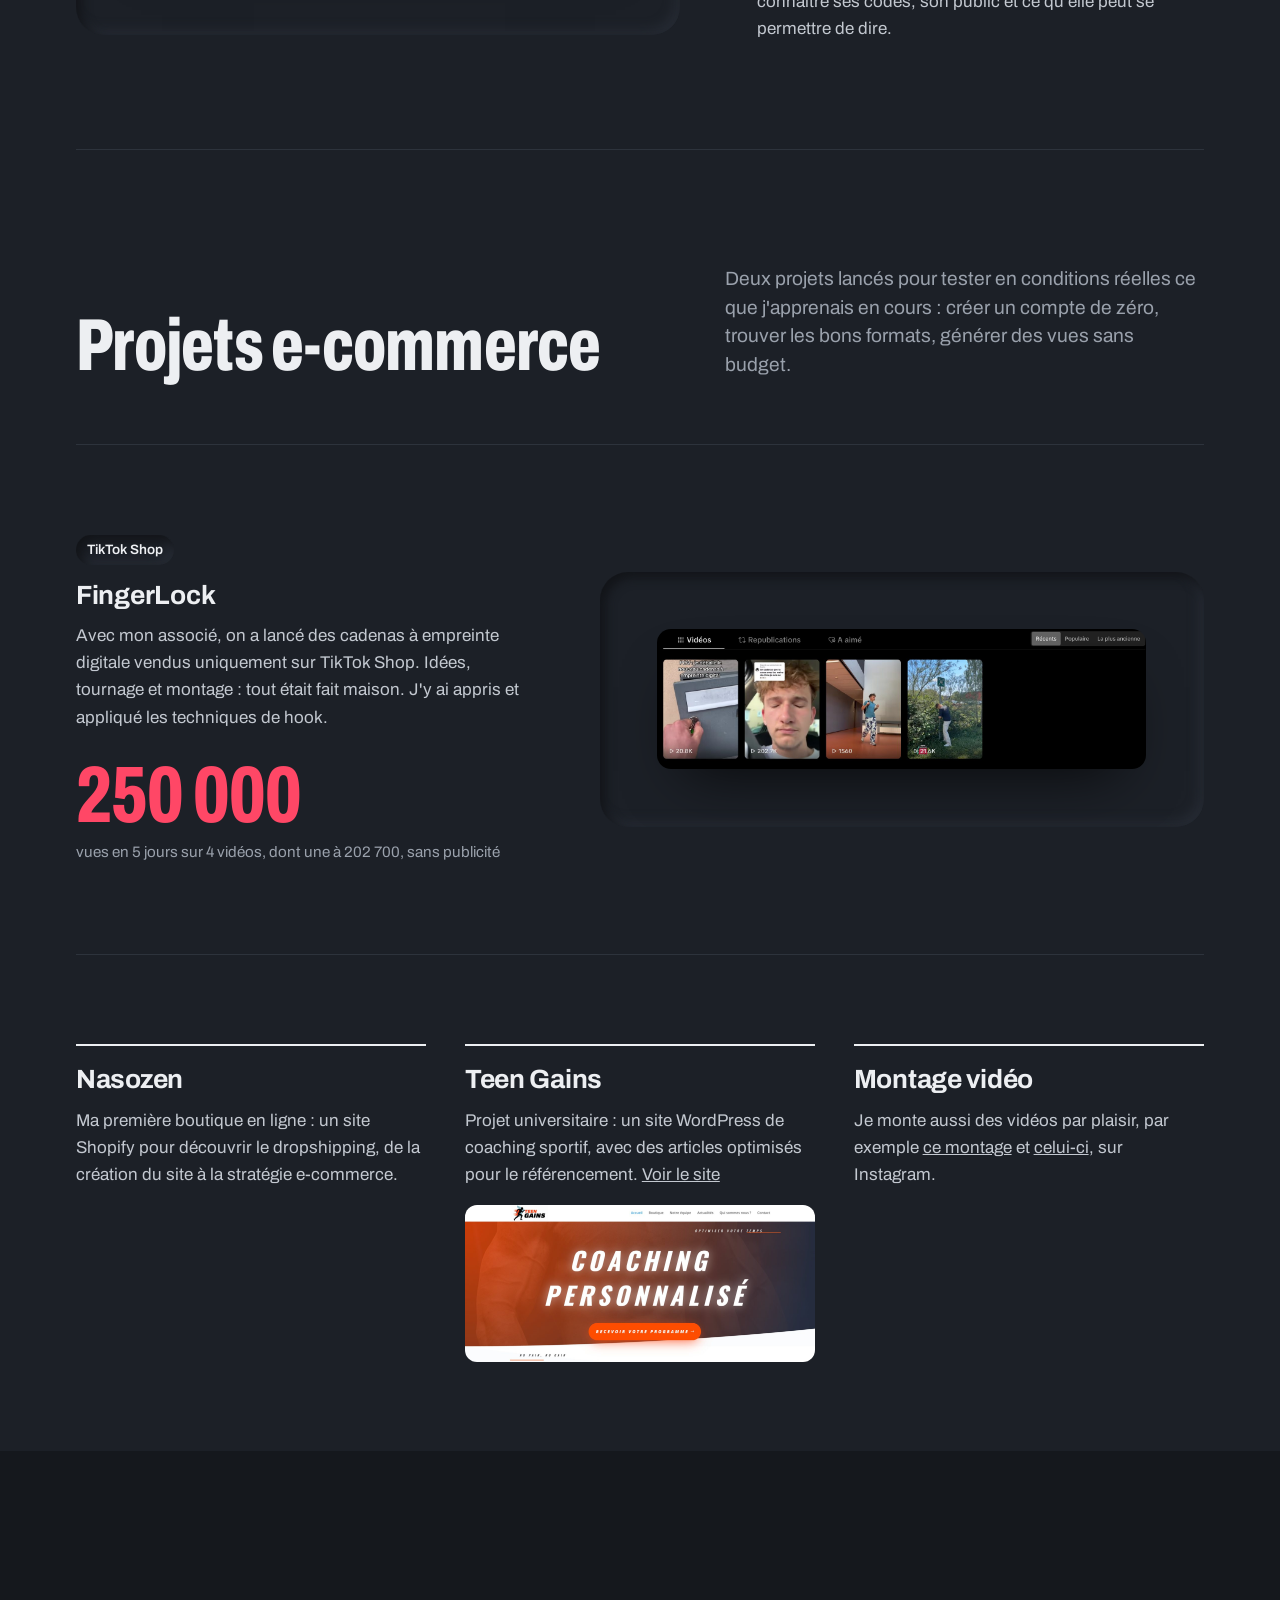
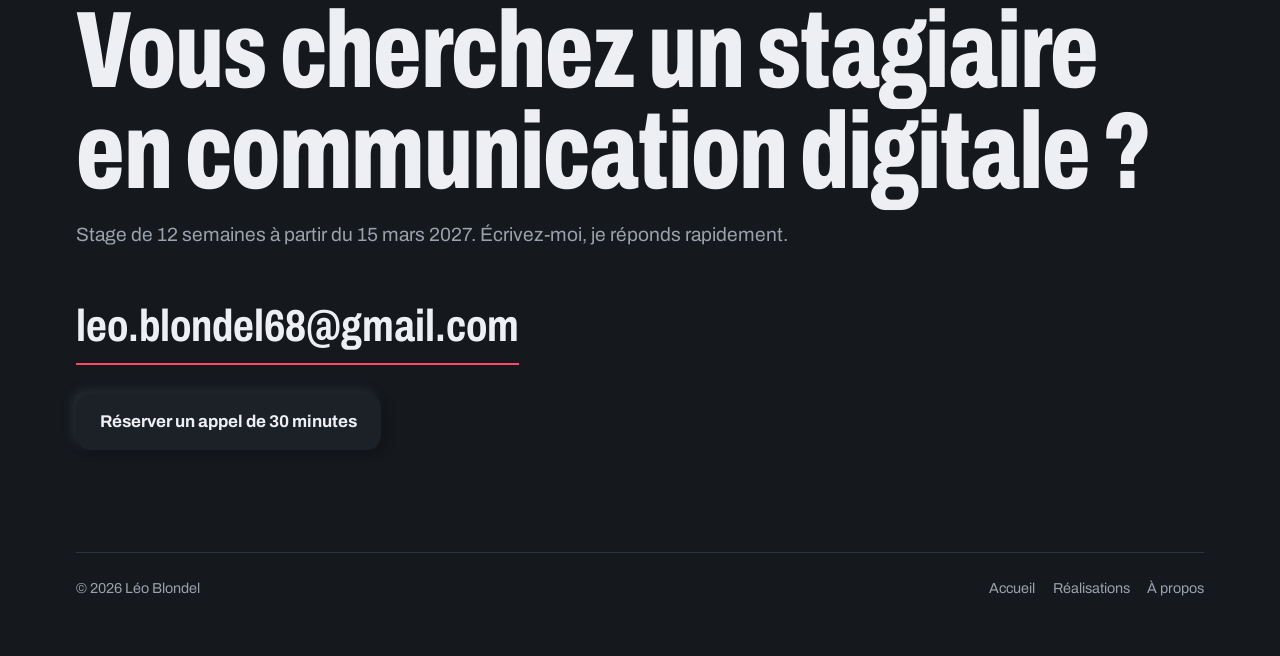
<file: realisations.html>
<!DOCTYPE html>
<html lang="fr">
<head>
<meta charset="utf-8">
<meta name="viewport" content="width=device-width, initial-scale=1">
<title>Réalisations · Léo Blondel</title>
<meta name="description" content="Toutes les réalisations de Léo Blondel, avec leurs études de cas.">
<meta property="og:title" content="Léo Blondel · Contenu et stratégie digitale">
<meta property="og:description" content="Étudiant en BUT TC, en recherche de stage dès le 15 mars 2027. Contenu pour McDonald's France chez BBDO Paris, projets e-commerce.">
<meta property="og:type" content="website">
<meta property="og:image" content="https://seetroly.github.io/leo-blondel1.github.io/apercu.jpg">
<meta name="twitter:card" content="summary_large_image">
<meta name="twitter:image" content="https://seetroly.github.io/leo-blondel1.github.io/apercu.jpg">
<meta name="theme-color" content="#1C2027">
<link rel="icon" href="data:image/svg+xml,<svg xmlns='http://www.w3.org/2000/svg' viewBox='0 0 100 100'><text y='.9em' font-size='90'>♥</text></svg>">
<link rel="preconnect" href="https://fonts.googleapis.com">
<link rel="preconnect" href="https://fonts.gstatic.com" crossorigin>
<link href="https://fonts.googleapis.com/css2?family=Archivo:wdth,wght@62..125,400..800&display=swap" rel="stylesheet">
<link rel="stylesheet" href="style.css">
</head>
<body>
<nav class="nav" aria-label="Menu principal"><div class="wrap"><a class="brand" href="index.html">Léo Blondel</a><ul><li><a href="index.html">Accueil</a></li><li><a href="realisations.html" aria-current="page">Réalisations</a></li><li><a href="a-propos.html">À propos</a></li></ul></div></nav>
<main>
<header class="page-hero"><div class="wrap">
<h1>Réalisations</h1>
<p class="lede">Toutes mes productions au même endroit. Filtrez par type, puis ouvrez une carte pour lire son étude de cas, plus bas sur cette page.</p>
<ul class="filters" aria-label="Filtrer par type"><li><button type="button" data-filter="tout" aria-pressed="true">Tout</button></li><li><button type="button" data-filter="reactif" aria-pressed="false">Réactif</button></li><li><button type="button" data-filter="post" aria-pressed="false">Posts</button></li><li><button type="button" data-filter="video" aria-pressed="false">Vidéo</button></li><li><button type="button" data-filter="web" aria-pressed="false">Sites et e-commerce</button></li></ul>
</div></header>
<section aria-label="Toutes les réalisations"><div class="wrap"><div class="grid">
<a class="card" data-type="reactif" href="#commentaire"><div class="thumb"><img src="commentaire-tiktok.jpg" alt="" loading="lazy"></div><div class="body"><h2>Commentaire TikTok McDonald's</h2><div class="meta"><span><span class="plat">TikTok</span>Veille, rédaction</span><span class="metric">421 500 likes</span></div></div></a>
<a class="card" data-type="reactif" href="#kitkat"><div class="thumb"><img src="x-kitkat.jpg" alt="" loading="lazy"></div><div class="body"><h2>Post KitKat</h2><div class="meta"><span><span class="plat">X</span>Veille, rédaction, co-réalisé</span><span class="metric">294 000 vues</span></div></div></a>
<a class="card" data-type="post" href="#tendance"><div class="thumb"><img src="insta-chaton.jpg" alt="" loading="lazy"></div><div class="body"><h2>Carrousel « post supprimé »</h2><div class="meta"><span><span class="plat">Instagram</span>Veille de tendances, création</span><span class="metric">52 000 likes</span></div></div></a>
<a class="card" data-type="reactif" href="#foot"><div class="thumb"><img src="reactif-yamal.jpg" alt="" loading="lazy"></div><div class="body"><h2>Post Lamine Yamal</h2><div class="meta"><span><span class="plat">X</span>Veille, rédaction</span><span class="metric">278 000 vues</span></div></div></a>
<a class="card" data-type="reactif" href="#foot"><div class="thumb"><img src="x-strasbourg.jpg" alt="" loading="lazy"></div><div class="body"><h2>Post coach de Strasbourg</h2><div class="meta"><span><span class="plat">X</span>Veille, rédaction</span><span class="metric">126 000 vues</span></div></div></a>
<a class="card" data-type="post" href="#facebook"><div class="thumb"><img src="facebook-fete-des-peres.jpg" alt="" loading="lazy"></div><div class="body"><h2>Post fête des pères</h2><div class="meta"><span><span class="plat">TikTok</span>Création</span><span class="metric">320 000 vues</span></div></div></a>
<a class="card" data-type="post" href="#bigmac"><div class="thumb"><img src="bigmac-1.jpg" alt="" loading="lazy"></div><div class="body"><h2>Big Mac sans rien</h2><div class="meta"><span><span class="plat">TikTok</span>Co-produit avec l'équipe</span><span class="metric">8,7 M de vues</span></div></div></a>
<a class="card" data-type="video" href="#videos"><div class="thumb vid"><img src="pov-journee-poster.jpg" alt="" loading="lazy"></div><div class="body"><h2>La journée d'un équipier</h2><div class="meta"><span><span class="plat">TikTok</span>Idée, montage, son</span><span class="metric">1,4 M de vues</span></div></div></a>
<a class="card" data-type="video" href="#videos"><div class="thumb vid"><img src="pov-frites-poster.jpg" alt="" loading="lazy"></div><div class="body"><h2>Le poste frites</h2><div class="meta"><span><span class="plat">TikTok</span>Idée, montage, son</span><span class="metric">1,6 M de vues</span></div></div></a>
<a class="card" data-type="video" href="#videos"><div class="thumb vid"><img src="croque-mcdo-poster.jpg" alt="" loading="lazy"></div><div class="body"><h2>La vraie recette du croque McDo</h2><div class="meta"><span><span class="plat">TikTok</span>Tournage, montage</span><span class="metric">1,7 M de vues</span></div></div></a>
<a class="card" data-type="video" href="#videos"><div class="thumb vid"><img src="pov-preparation-poster.jpg" alt="" loading="lazy"></div><div class="body"><h2>Préparation en cuisine</h2><div class="meta"><span><span class="plat">Snapchat</span>Idée, montage, son</span><span class="metric">60 000 vues</span></div></div></a>
<a class="card" data-type="post" href="#snapchat"><div class="thumb duo"><img src="snap-nuggets-1.jpg" alt="" loading="lazy"><img src="snap-nuggets-2.jpg" alt="" loading="lazy"></div><div class="body"><h2>6 nuggets ou des nuggets à vie</h2><div class="meta"><span><span class="plat">Snapchat</span>Création</span></div></div></a>
<div class="card" data-type="video"><div class="thumb vid"><video controls playsinline preload="none" poster="affiches-poster.jpg" aria-label="Affiches produits"><source src="affiches.mp4" type="video/mp4"></video></div><div class="body"><h2>Affiches produits</h2><div class="meta"><span>Idée, montage</span></div></div></div>
<a class="card" data-type="video" href="#decryptage"><div class="thumb vid"><img src="decryptage-kitkat-poster.jpg" alt="" loading="lazy"></div><div class="body"><h2>Décryptage KitKat face caméra</h2><div class="meta"><span><span class="plat">Vidéo interne</span>Analyse, écriture, voix, montage</span></div></div></a>
<a class="card" data-type="web" href="#fingerlock"><div class="thumb"><img src="fingerlock-tiktok.jpg" alt="" loading="lazy"></div><div class="body"><h2>FingerLock</h2><div class="meta"><span><span class="plat">TikTok Shop</span>Idée, tournage, montage</span><span class="metric">250 000 vues en 5 jours</span></div></div></a>
<a class="card" data-type="web" href="#autres"><div class="thumb"><img src="teen-gains.jpg" alt="" loading="lazy"></div><div class="body"><h2>Teen Gains</h2><div class="meta"><span><span class="plat">WordPress</span>Site, articles SEO</span></div></div></a>
<a class="card" data-type="web" href="#autres"><div class="thumb text">Nasozen</div><div class="body"><h2>Nasozen</h2><div class="meta"><span><span class="plat">Shopify</span>Site, stratégie e-commerce</span></div></div></a>
</div></div></section>

<div class="cases-intro"><div class="wrap"><h2>Études de cas</h2><p class="lede">Le contexte, mon rôle et les résultats de chaque réalisation.</p></div></div>
<section class="chapter" id="bbdo">
  <div class="wrap">
    <div class="chapter-head">
      <h2>BBDO Paris ×<br>McDonald's France</h2>
      <p class="lede">Stage dans l'équipe social media, de fin mars à début juin 2026. J'ai conçu et réalisé les contenus présentés ici. L'équipe les validait avant publication.</p>
    </div>

    <article class="case" id="commentaire">
      <div class="case-text">
        <span class="tag">TikTok</span>
        <h3>Le commentaire le plus liké de l'histoire du compte</h3>
        <p>Chaque jour, je surveillais TikTok, X et l'actualité pour repérer ce qui touchait McDonald's, puis je proposais la réponse de la marque.</p>
        <p class="quote">Pour réagir juste, il faut partager les références culturelles du public de la marque.</p>
        <div class="stat"><strong>421 500</strong><span>likes sur un seul commentaire TikTok</span></div>
      </div>
      <figure class="stage"><img class="shot narrow" src="commentaire-tiktok.jpg" width="827" height="800" alt="Commentaire de McDonald's France sous une vidéo TikTok, 421 500 likes" loading="lazy"></figure>
    </article>

    <article class="case flip" id="bigmac">
      <div class="case-text">
        <span class="tag">TikTok</span>
        <h3>Le post le plus vu</h3>
        <p>Un Big Mac commandé sans pain, sans viande, sans sauce, sans fromage, sans cornichons et sans oignons. Il ne reste que la salade. Post co-produit avec l'équipe.</p>
        <div class="stat"><strong>8,7 M</strong><span>vues et 80 000 likes</span></div>
      </div>
      <figure class="stage"><div class="pair">
        <img class="shot" src="bigmac-1.jpg" width="900" height="921" alt="Étiquette de commande : Big Mac sans oignons, sans sauce, sans fromage, sans pain, sans viande, sans cornichons, salade" loading="lazy">
        <img class="shot" src="bigmac-2.jpg" width="900" height="929" alt="Le contenu du Big Mac : uniquement de la salade" loading="lazy">
      </div></figure>
    </article>

    <article class="case" id="kitkat">
      <div class="case-text">
        <span class="tag">X</span>
        <h3>Rebondir avant que le sujet retombe</h3>
        <p>Le jour du vol d'un camion de KitKat, on a publié : « il nous reste du KitKat, si jamais. »</p>
        <div class="stat"><strong>294 000</strong><span>vues et 9 000 likes sur X, post co-réalisé avec l'équipe</span></div>
      </div>
      <figure class="stage cool"><img class="shot narrow" src="x-kitkat.jpg" width="900" height="905" alt="Post X de McDonald's France : il nous reste du KitKat, si jamais" loading="lazy"></figure>
    </article>

    <article class="case" id="tendance">
      <div class="case-text">
        <span class="tag">Instagram</span>
        <h3>Reprendre un format avant qu'il explose</h3>
        <p>Un format venu des États-Unis, encore à quelques milliers de likes : un communiqué officiel au ton grave, puis la chute. McDonald's France a été parmi les premières marques à le reprendre, avec un chaton en tenue d'équipier.</p>
        <p class="quote">Regarder chaque jour ce qui se passe sur les réseaux, c'est s'imprégner de la culture média pour mieux produire soi-même.</p>
        <div class="stat"><strong>52 000</strong><span>likes sur Instagram, sans boost</span></div>
      </div>
      <figure class="stage rose"><div class="pair">
        <img class="shot" src="insta-communique.jpg" width="800" height="998" alt="Carrousel Instagram, premier visuel : communiqué à propos d'un post supprimé" loading="lazy">
        <img class="shot" src="insta-chaton.jpg" width="800" height="995" alt="Carrousel Instagram, second visuel : chaton en casquette McDonald's" loading="lazy">
      </div></figure>
    </article>

    <div class="tweets-wrap" id="foot">
      <div class="intro">
        <h2>Le foot, terrain de jeu</h2>
        <p class="lede">McDonald's est partenaire titre de la Ligue 1 : le foot fait partie des références de sa communauté, et j'ai souvent joué avec.</p>
      </div>
      <div class="tweets">
        <figure class="tweet">
          <div class="stage"><img class="shot" src="reactif-yamal.jpg" width="1000" height="997" alt="Post X de McDonald's France en réaction aux photos de Lamine Yamal" loading="lazy"></div>
          <p>Lamine Yamal fête son titre en jet privé, un McDo sur la table. Ma réponse : « force au livreur ».</p>
          <strong>278 000</strong><small>vues, sans publicité payante</small>
        </figure>
        <figure class="tweet">
          <div class="stage cool"><img class="shot" src="x-strasbourg.jpg" width="900" height="786" alt="Post X de McDonald's France : il a commandé une boîte de 4" loading="lazy"></div>
          <p>Strasbourg bat Mayence 4-0 et file en demi-finale de Ligue Conférence. Le soir même, son coach est photographié au McDo. Ma réponse : « il a commandé une boîte de 4 ».</p>
          <strong>126 000</strong><small>vues sur X</small>
        </figure>
      </div>
    </div>

    <article class="case flip" id="facebook">
      <div class="case-text">
        <span class="tag">Facebook et TikTok</span>
        <h3>La fête des pères, version burger</h3>
        <p>Une blague sur la calvitie, portée par un pain de burger dégarni. Publié sur Facebook, puis décliné sur TikTok, où il a fait ses meilleurs scores.</p>
        <div class="stat"><strong>320 000</strong><span>vues et 35 000 likes sur TikTok</span></div>
      </div>
      <figure class="stage"><img class="shot narrow" src="facebook-fete-des-peres.jpg" width="900" height="885" alt="Post « bonne fête papa » avec un pain de burger" loading="lazy"><figcaption class="caption">Capture de la version Facebook.</figcaption></figure>
    </article>
  </div>
</section>

<section class="band" id="videos">
  <div class="wrap">
    <div class="band-head">
      <div>
        <h2>Vidéos coulisses, tournées en cuisine</h2>
        <p class="lede">L'envers du décor, du point de vue d'un équipier. J'ai imaginé la série, monté les vidéos et choisi les effets sonores. Une partie des plans a été filmée aux lunettes Meta.</p>
      </div>
      <p class="big-number">4,7 M<small>de vues sur trois vidéos TikTok</small></p>
    </div>
    <div class="phones">
      <div class="phone"><video controls playsinline preload="none" poster="pov-journee-poster.jpg" aria-label="La journée d'un équipier McDo"><source src="pov-journee.mp4" type="video/mp4"></video></div>
      <div class="phone"><video controls playsinline preload="none" poster="pov-preparation-poster.jpg" aria-label="Préparation en cuisine, filmée aux lunettes Meta"><source src="pov-preparation.mp4" type="video/mp4"></video></div>
      <div class="phone"><video controls playsinline preload="none" poster="pov-frites-poster.jpg" aria-label="Poste frites, filmé aux lunettes Meta"><source src="pov-frites.mp4" type="video/mp4"></video></div>
      <div class="phone"><video controls playsinline preload="none" poster="croque-mcdo-poster.jpg" aria-label="La vraie recette du croque McDo"><source src="croque-mcdo.mp4" type="video/mp4"></video></div>
    </div>
    <p class="band-note">Sur TikTok : 1,4 million de vues pour la journée d'un équipier, 1,6 million pour le poste frites et 1,7 million pour la recette du croque McDo. Sur Snapchat : 60 000 vues pour la préparation en cuisine.</p>
  </div>
</section>

<section class="chapter" id="snapchat">
  <div class="wrap">
    <article class="case">
      <div class="case-text">
        <span class="tag">Snapchat</span>
        <h3>Faire grandir l'axe Snapchat</h3>
        <p>Développer le compte Snapchat de la marque faisait partie de mes missions principales. J'ai produit des contenus pensés pour ce réseau et son langage : filtres, format vertical, ton direct.</p>
        <p>Ici, un choix impossible posé à la communauté : six nuggets tout de suite, ou des nuggets gratuits à vie à partir de demain.</p>
      </div>
      <figure class="stage rose"><div class="pair tall">
        <img class="shot" src="snap-nuggets-1.jpg" width="900" height="1600" alt="Post Snapchat : tu préfères recevoir 6 nuggets maintenant ou des nuggets gratuits à vie à partir de demain" loading="lazy">
        <img class="shot" src="snap-nuggets-2.jpg" width="900" height="1600" alt="Post Snapchat : réfléchis bien, 6 nuggets c'est pas rien" loading="lazy">
      </div></figure>
    </article>
  </div>
</section>

<section class="chapter" id="analyse">
  <div class="wrap">
    <article class="case">
      <div class="case-text">
        <span class="tag">Analyse</span>
        <h3>Neuf semaines de veille concurrentielle</h3>
        <p>Chaque semaine, j'ai suivi les contenus de KFC, Quick et Burger King : volume de posts, fréquence, meilleur post, vues, likes, commentaires et UGC relevés à la main. Chaque fiche se termine par mon analyse, « Dans l'œil de Léo ».</p>
        <p>J'ai aussi décrypté quatre campagnes concurrentes, dont la campagne Crousty de Burger King et la collaboration Dragon Ball Z de Quick, puis présenté ces analyses aux planneurs stratégiques de l'agence.</p>
      </div>
      <div class="stage cool figures">
        <div><strong>9</strong><span>semaines de suivi</span></div>
        <div><strong>3</strong><span>concurrents analysés</span></div>
        <div><strong>4</strong><span>campagnes décryptées</span></div>
      </div>
    </article>

    <article class="case flip" id="decryptage">
      <div class="case-text">
        <span class="tag">Vidéo interne</span>
        <h3>Décrypter une campagne face caméra</h3>
        <p>KitKat s'est fait voler un camion et a répondu publiquement. J'ai analysé cette réaction dans une vidéo : choix du sujet, écriture, passage devant la caméra, voix et montage.</p>
      </div>
      <div class="stage"><div class="phone solo"><video controls playsinline preload="none" poster="decryptage-kitkat-poster.jpg" aria-label="Décryptage face caméra d'une campagne réactive KitKat"><source src="decryptage-kitkat.mp4" type="video/mp4"></video></div></div>
    </article>

    <article class="case flip" id="brouillons">
      <div class="case-text">
        <span class="tag">Méthode</span>
        <h3>La Veilleuse</h3>
        <p>Chaque semaine, je notais mes idées de contenus dans un carnet, toujours en lien avec l'actualité. Quand l'UFC a organisé un gala à la Maison-Blanche, j'ai imaginé les crânes de Ciryl Gane et Alex Pereira en pains de burger.</p>
        <p>Ma méthode tient en trois temps. Je regarde chaque jour ce qui se passe sur les réseaux et dans l'actualité. Je note tout dans le carnet, même les idées moyennes, parce qu'une idée moyenne en appelle souvent une bonne. Et je garde celles que la marque peut s'approprier dans la journée, tant que le sujet est encore chaud.</p>
        <p>Rien là-dedans ne dépend de McDonald's. C'est la même méthode pour n'importe quelle marque : il faut simplement connaître ses codes, son public et ce qu'elle peut se permettre de dire.</p>
      </div>
      <figure class="stage rose"><img class="shot" src="idee-ufc.jpg" width="1155" height="750" alt="Maquette : Big Mac contre Big Arch, pains de burger en forme de crânes" loading="lazy"><figcaption class="caption">Brouillon, non publié.</figcaption></figure>
    </article>
  </div>
</section>

<section class="chapter" id="projets">
  <div class="wrap">
    <div class="chapter-head">
      <h2>Projets e-commerce</h2>
      <p class="lede">Deux projets lancés pour tester en conditions réelles ce que j'apprenais en cours : créer un compte de zéro, trouver les bons formats, générer des vues sans budget.</p>
    </div>

    <article class="case" id="fingerlock">
      <div class="case-text">
        <span class="tag">TikTok Shop</span>
        <h3>FingerLock</h3>
        <p>Avec mon associé, on a lancé des cadenas à empreinte digitale vendus uniquement sur TikTok Shop. Idées, tournage et montage : tout était fait maison. J'y ai appris et appliqué les techniques de hook.</p>
        <div class="stat"><strong>250 000</strong><span>vues en 5 jours sur 4 vidéos, dont une à 202 700, sans publicité</span></div>
      </div>
      <figure class="stage"><img class="shot" src="fingerlock-tiktok.jpg" width="1600" height="458" alt="Grille des quatre vidéos TikTok FingerLock avec leurs vues" loading="lazy"></figure>
    </article>

    <div class="ecom-list" id="autres">
      <article>
        <h3>Nasozen</h3>
        <p>Ma première boutique en ligne : un site Shopify pour découvrir le dropshipping, de la création du site à la stratégie e-commerce.</p>
      </article>
      <article>
        <h3>Teen Gains</h3>
        <p>Projet universitaire : un site WordPress de coaching sportif, avec des articles optimisés pour le référencement. <a href="http://teengains.com" target="_blank" rel="noopener">Voir le site</a></p>
        <img src="teen-gains.jpg" width="1400" height="625" alt="Page d'accueil du site Teen Gains" loading="lazy">
      </article>
      <article>
        <h3>Montage vidéo</h3>
        <p>Je monte aussi des vidéos par plaisir, par exemple <a href="https://www.instagram.com/reel/DFvzaIzsPLz/" target="_blank" rel="noopener">ce montage</a> et <a href="https://www.instagram.com/reel/DB7Aug6smz2/" target="_blank" rel="noopener">celui-ci</a>, sur Instagram.</p>
      </article>
    </div>
  </div>
</section>

</main>
<section class="contact" id="contact">
  <div class="wrap">
    <h2>Vous cherchez un stagiaire en communication digitale ?</h2>
    <p class="lede">Stage de 12 semaines à partir du 15 mars 2027. Écrivez-moi, je réponds rapidement.</p>
    <a class="mail" href="mailto:leo.blondel68@gmail.com">leo.blondel68@gmail.com</a>
    <div class="actions"><a class="btn" href="https://calendly.com/leo-blondel68/30min" target="_blank" rel="noopener">Réserver un appel de 30 minutes</a></div>
    <div class="foot"><span>© 2026 Léo Blondel</span><span><a href="index.html">Accueil</a><a href="realisations.html">Réalisations</a><a href="a-propos.html">À propos</a></span></div>
  </div>
</section>
<script src="script.js"></script>
</body>
</html>
</file>
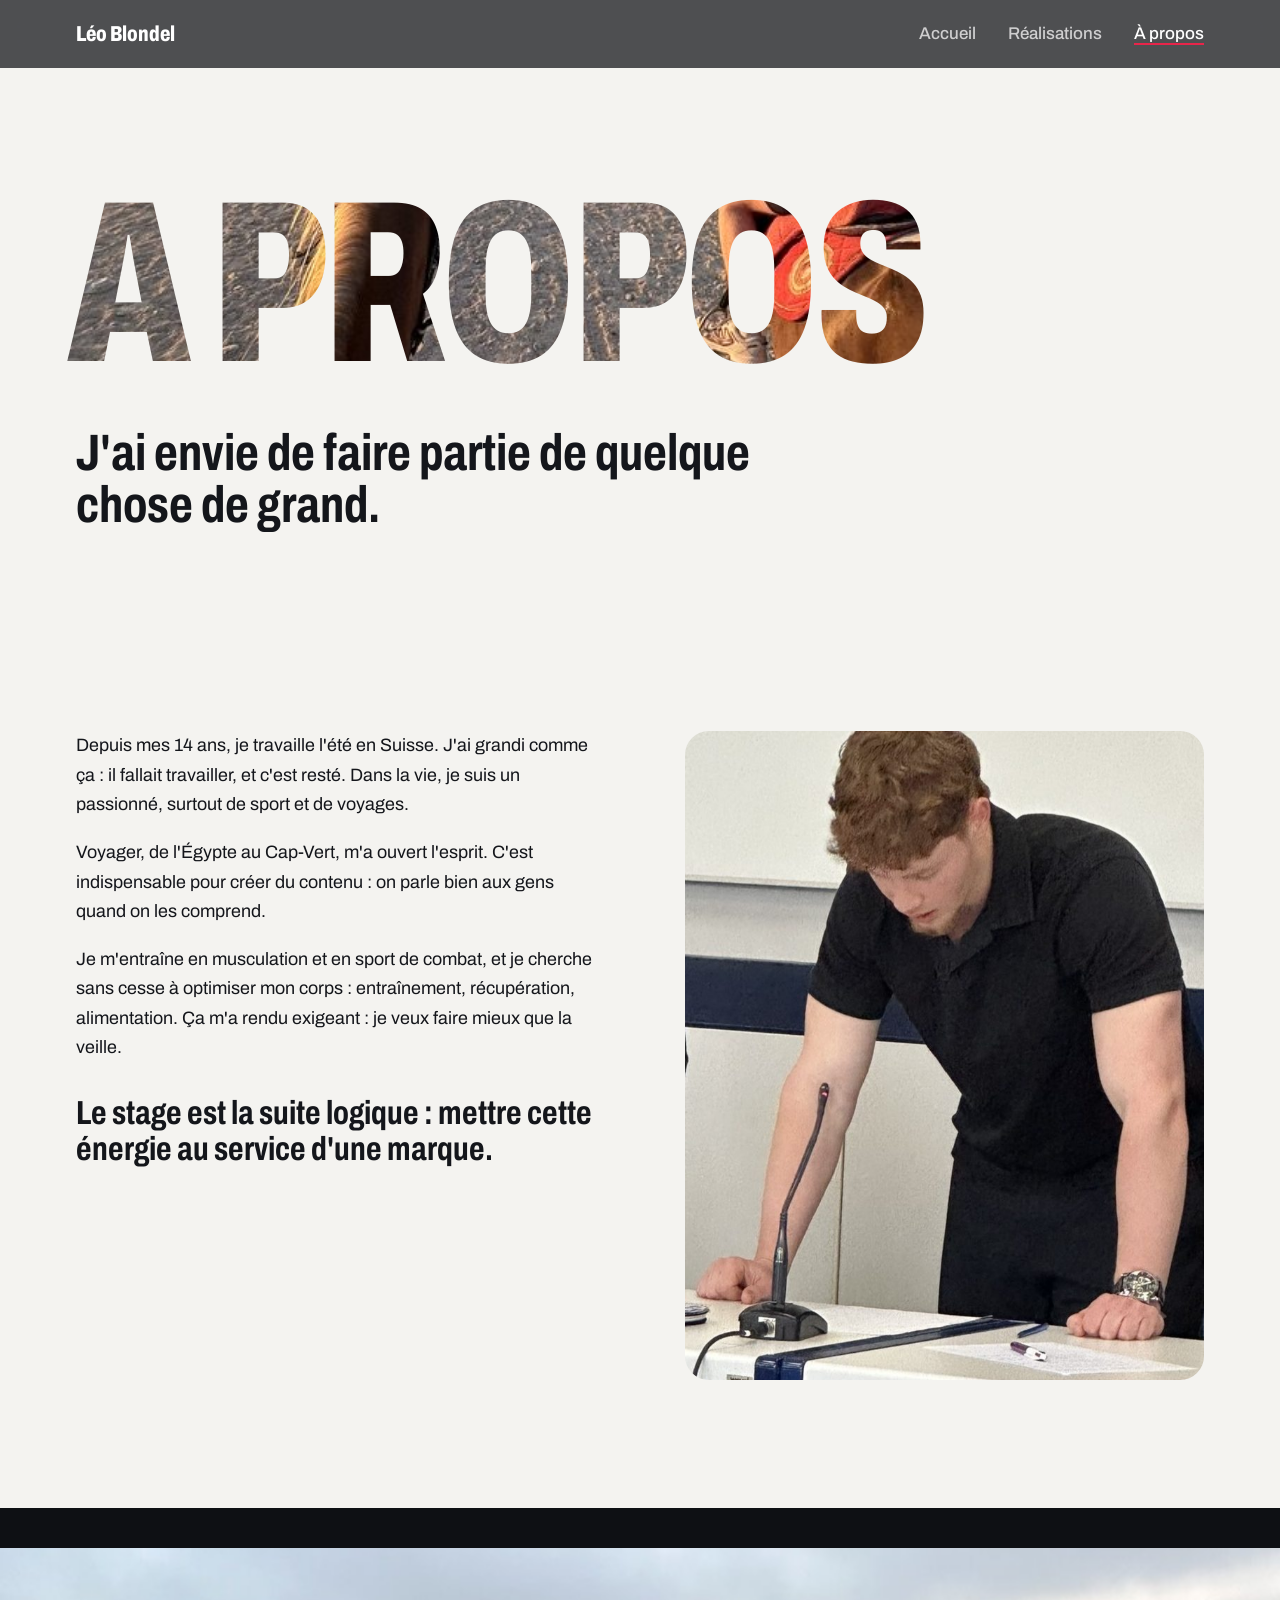
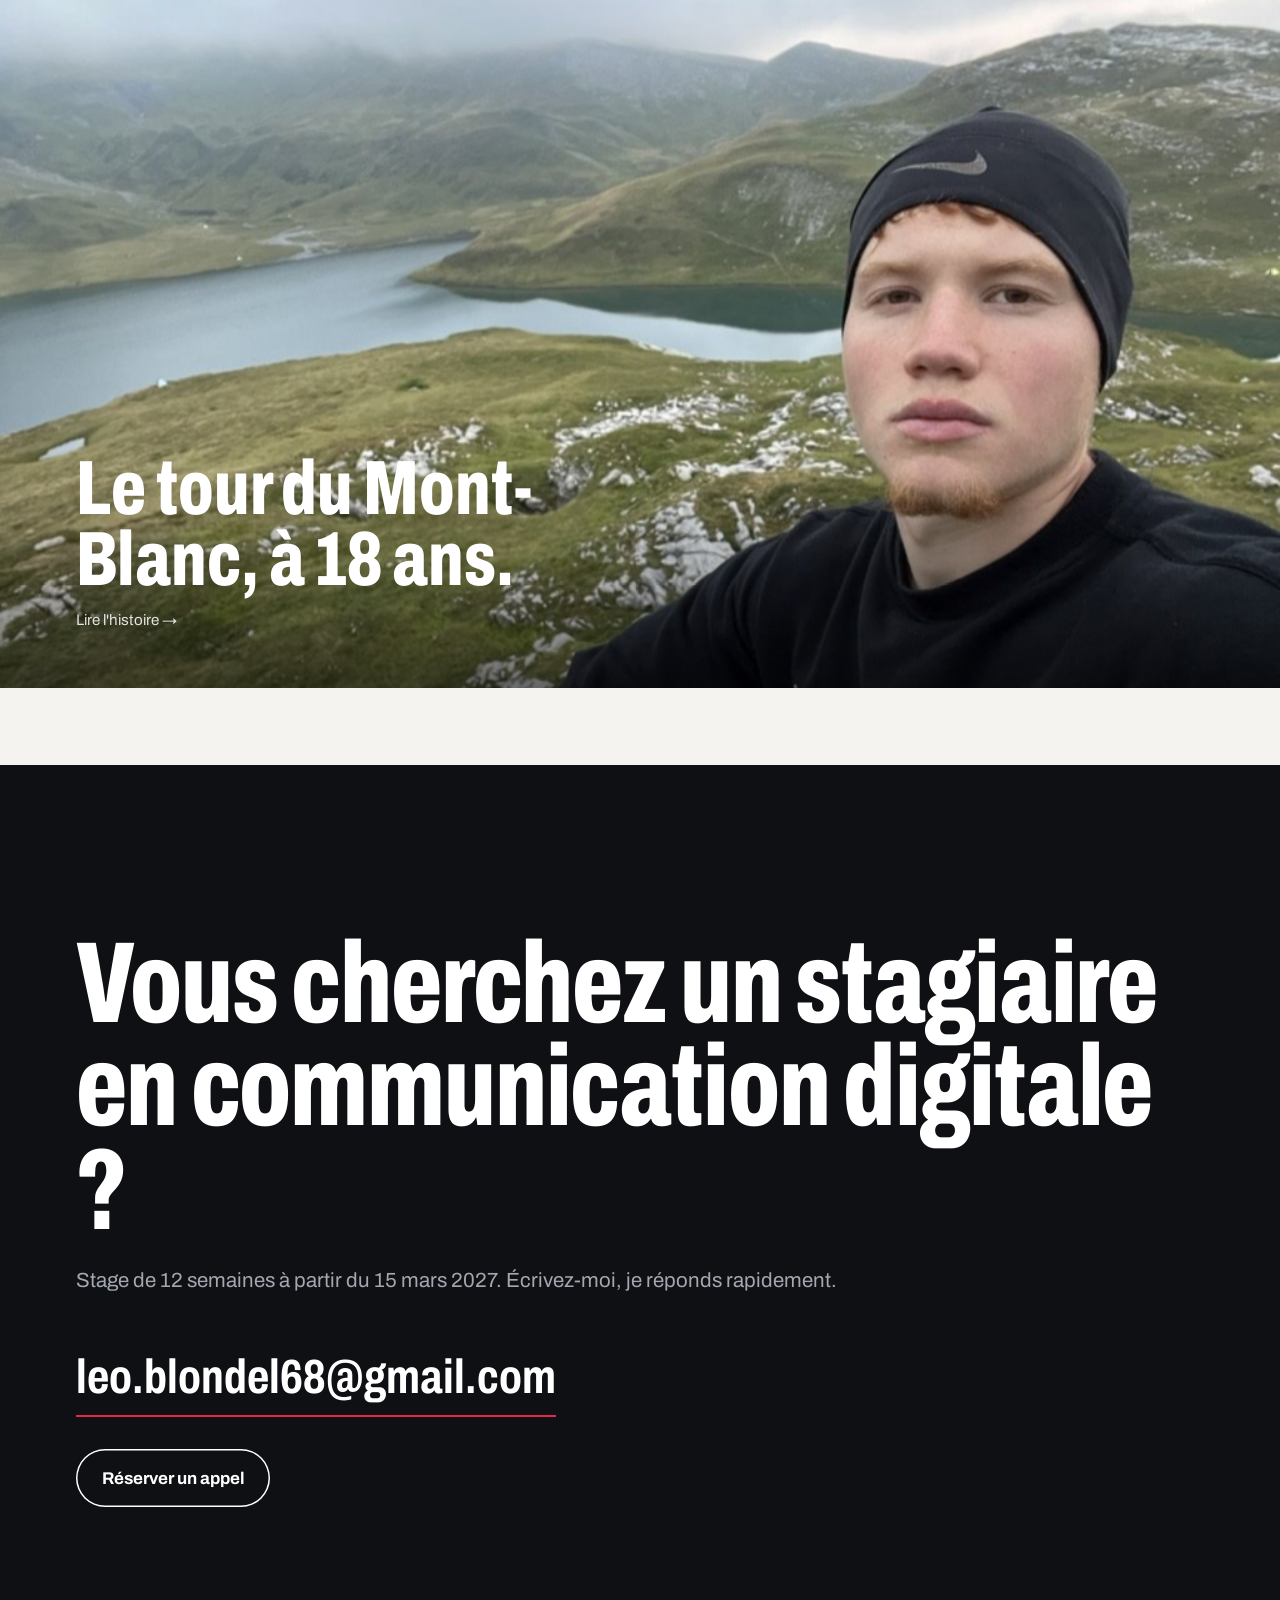
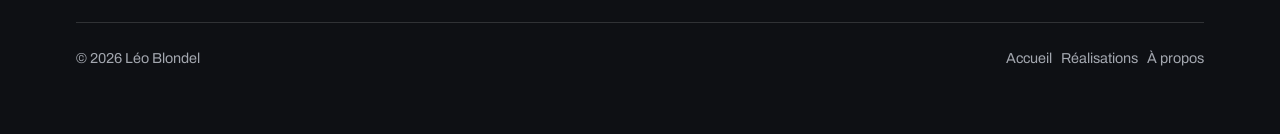
<file: leo-blondel.github.io/a-propos.html>
<!DOCTYPE html><html lang="fr"><head>
<meta charset="utf-8">
<meta name="viewport" content="width=device-width, initial-scale=1">
<meta property="og:title" content="Léo Blondel · Contenu et réseaux sociaux">
<meta property="og:description" content="Contenu pour McDonald's France chez BBDO Paris, projets e-commerce sur TikTok.">
<meta property="og:type" content="website">
<meta property="og:image" content="https://seetroly.github.io/leo-blondel.github.io/apercu.jpg">
<meta name="twitter:card" content="summary_large_image">
<meta name="twitter:image" content="https://seetroly.github.io/leo-blondel.github.io/apercu.jpg">
<link rel="icon" href="data:image/svg+xml,<svg xmlns='http://www.w3.org/2000/svg' viewBox='0 0 100 100'><text y='.9em' font-size='90'>♥</text></svg>">
<link rel="preconnect" href="https://fonts.googleapis.com">
<link rel="preconnect" href="https://fonts.gstatic.com" crossorigin>
<link href="https://fonts.googleapis.com/css2?family=Archivo:wdth,wght@62..125,400..800&display=swap" rel="stylesheet">
<style>
:root{
  --night:#0E1014;
  --night-2:#1A1D23;
  --paper:#F4F3F0;
  --white:#FFFFFF;
  --ink:#14161B;
  --muted:#5D626C;
  --muted-dark:#A3A7AF;
  --line:#DEDCD6;
  --sand:#E6DAC4;
  --like:#E8254A;
  --font:"Archivo", ui-sans-serif, system-ui, -apple-system, "Segoe UI", Roboto, sans-serif;
  --pad:clamp(20px,5vw,56px);
  --ease:cubic-bezier(.2,.7,.1,1);
}
*{box-sizing:border-box}
html{-webkit-text-size-adjust:100%;scroll-behavior:smooth}
body{margin:0;background:var(--paper);color:var(--ink);font-family:var(--font);font-size:1.0625rem;line-height:1.6;font-stretch:100%}
img,video{display:block;max-width:100%;height:auto}
a{color:inherit}
:focus-visible{outline:3px solid var(--like);outline-offset:3px}
p{margin:0 0 1em;max-width:38em}
.wrap{max-width:1240px;margin:0 auto;padding:0 var(--pad)}
[id]{scroll-margin-top:84px}

/* Display type: condensed Archivo */
.display,h1,h2{font-stretch:68%;font-weight:800;letter-spacing:-.01em;line-height:.9;margin:0}
h2{font-size:clamp(2.6rem,7vw,5.6rem)}
h3{font-size:clamp(1.35rem,2.2vw,1.7rem);font-weight:700;line-height:1.15;letter-spacing:-.01em;margin:0 0 .7rem}
.lede{font-size:clamp(1.1rem,1.6vw,1.3rem);color:var(--muted);line-height:1.5;margin-top:1.4rem}

/* Navigation */
.nav{position:fixed;inset:0 0 auto;z-index:50;color:var(--white);transition:background .35s var(--ease),backdrop-filter .35s}
.nav.solid{background:rgba(14,16,20,.72);backdrop-filter:blur(14px);-webkit-backdrop-filter:blur(14px)}
.nav .wrap{display:flex;align-items:center;justify-content:space-between;gap:8px 24px;min-height:68px;flex-wrap:wrap}
.nav .brand{font-weight:800;font-stretch:75%;font-size:1.35rem;text-decoration:none}
.nav ul{display:flex;gap:clamp(16px,3vw,32px);list-style:none;margin:0;padding:0}
.nav ul a{text-decoration:none;font-weight:500;opacity:.72;transition:opacity .2s}
.nav ul a:hover,.nav ul a[aria-current="page"]{opacity:1}
.nav ul a[aria-current="page"]{box-shadow:0 2px 0 var(--like)}

/* Buttons */
.btn{display:inline-flex;align-items:center;gap:.5em;padding:.9em 1.5em;border-radius:999px;background:var(--white);color:var(--night);font-weight:700;text-decoration:none;transition:transform .2s var(--ease),background .2s}
.btn:hover{transform:translateY(-2px)}
.btn.dark{background:var(--night);color:var(--white)}
.btn.ghost{background:transparent;color:inherit;box-shadow:inset 0 0 0 1.5px currentColor}

/* HERO (home) */
.hero{position:relative;min-height:100svh;background:var(--night);color:var(--white);overflow:hidden;display:flex;flex-direction:column;justify-content:flex-end}
.hero-photo{position:absolute;top:0;right:0;bottom:0;width:52%;overflow:hidden;-webkit-mask-image:linear-gradient(to right,transparent,#000 38%);mask-image:linear-gradient(to right,transparent,#000 38%)}
.hero-photo img{width:100%;height:100%;object-fit:cover;object-position:50% 20%;filter:saturate(.8) brightness(.88);transform-origin:50% 30%;will-change:transform}
.hero-inner{position:relative;width:100%;padding-top:120px;padding-bottom:clamp(28px,4vw,48px)}
.hero-name{font-size:clamp(4.6rem,13vw,11.5rem);line-height:.8;text-transform:uppercase;letter-spacing:-.02em;color:#fff;text-shadow:0 2px 30px rgba(0,0,0,.25);margin:0 0 .25em}
.hero-name span{display:block}
.hero-name span:last-child{padding-left:.55em}
.hero-copy{max-width:30em}
.hero-role{font-size:clamp(1.3rem,2.4vw,1.8rem);font-weight:700;margin:0 0 .6rem}
.hero-pitch{color:var(--muted-dark);font-size:1.1rem;margin-bottom:1.6rem}
.hero-stats{position:relative;display:grid;grid-template-columns:repeat(3,minmax(0,1fr));border-top:1px solid rgba(255,255,255,.18);margin-top:clamp(36px,6vw,64px);max-width:54%}
.hero-stats div{padding:1.1rem 1.2rem 0 0}
.hero-stats div+div{padding-left:1.2rem;border-left:1px solid rgba(255,255,255,.18)}
.hero-stats strong{display:block;white-space:nowrap;font-stretch:70%;font-weight:800;font-size:clamp(1.8rem,3.4vw,2.8rem);line-height:1}
.hero-stats strong::before{content:"♥ ";color:var(--like);font-size:.6em;vertical-align:.18em}
.hero-stats span{color:var(--muted-dark);font-size:.9rem;line-height:1.35;display:block;margin-top:.35rem}

/* Page-load sequence (the one orchestrated moment) */
@media (prefers-reduced-motion:no-preference){
  .hero-name span,.hero-copy,.hero-stats,.about-title{animation:rise 1s var(--ease) both}
  .hero-name span:last-child{animation-delay:.08s}
  .hero-copy{animation-delay:.25s}
  .hero-stats{animation-delay:.4s}
  .hero-photo img{animation:settle 1.6s var(--ease) both}
}
@keyframes rise{from{opacity:0;transform:translateY(40px)}to{opacity:1;transform:none}}
@keyframes settle{from{opacity:0;scale:1.12}to{opacity:1;scale:1}}

/* Chapters */
.chapter{padding:clamp(80px,12vw,150px) 0 0}
.chapter-head{display:grid;grid-template-columns:minmax(0,1.1fr) minmax(0,.9fr);gap:clamp(24px,5vw,72px);align-items:end;padding-bottom:clamp(40px,6vw,72px);border-bottom:1px solid var(--line)}
.chapter-head .lede{margin:0}

/* Case: text + media on a stage */
.case{display:grid;grid-template-columns:minmax(0,.85fr) minmax(0,1.15fr);gap:clamp(28px,6vw,96px);align-items:center;padding:clamp(56px,8vw,110px) 0;border-bottom:1px solid var(--line)}
.case.flip{grid-template-columns:minmax(0,1.15fr) minmax(0,.85fr)}
.case.flip .case-text{order:2}
.case-text p{color:#33363D}
.quote{font-size:1.15rem;font-weight:600;color:var(--ink)!important;border-left:3px solid var(--like);padding-left:1rem}
.stat{margin-top:1.8rem}
.stat strong{display:block;font-stretch:68%;font-weight:800;font-size:clamp(3rem,6.5vw,5.2rem);line-height:.9;color:var(--like);letter-spacing:-.01em}
.stat span{display:block;color:var(--muted);margin-top:.5rem;font-size:.95rem}
.tag{display:inline-block;font-size:.85rem;color:var(--muted);margin-bottom:1rem}

.stage{position:relative;border-radius:28px;background:var(--sand);padding:clamp(24px,5vw,64px);display:grid;place-items:center;overflow:hidden}
.stage.cool{background:#DDE3E8}
.stage.rose{background:#F0DADA}
.stage img.shot,.stage figure img{border-radius:14px;box-shadow:0 40px 70px -30px rgba(20,18,30,.45),0 2px 6px rgba(20,18,30,.08)}
.stage .narrow{max-width:420px;width:100%}
.stage .pair{display:grid;grid-template-columns:1fr 1fr;gap:clamp(12px,2vw,24px);width:100%}
.stage .pair img:last-child{transform:translateY(24px)}
figure{margin:0}
.caption{color:var(--muted);font-size:.9rem;margin-top:.9rem}

/* Football: three tweets */
.tweets-wrap{padding:clamp(56px,8vw,110px) 0;border-bottom:1px solid var(--line)}
.tweets-wrap .intro{display:grid;grid-template-columns:minmax(0,1fr) minmax(0,1fr);gap:clamp(24px,5vw,72px);align-items:end;margin-bottom:clamp(32px,5vw,56px)}
.tweets{display:grid;grid-template-columns:repeat(3,minmax(0,1fr));gap:clamp(16px,2vw,28px);align-items:start}
.tweet .stage{padding:clamp(18px,2.4vw,32px);border-radius:22px}
.tweet p{font-size:.98rem;margin:1rem 0 0;color:#33363D}
.tweet strong{display:block;font-stretch:68%;font-weight:800;font-size:2.4rem;line-height:1;color:var(--like);margin-top:.8rem}
.tweet small{color:var(--muted);font-size:.88rem}

/* Dark video band: the boldest block */
.band{background:var(--night);color:var(--white);padding:clamp(80px,11vw,140px) 0;margin-top:clamp(56px,8vw,110px)}
.band .lede,.band p{color:var(--muted-dark)}
.band-head{display:grid;grid-template-columns:minmax(0,1fr) auto;gap:32px;align-items:end;margin-bottom:clamp(40px,6vw,72px)}
.band .big-number{font-stretch:62%;font-weight:800;font-size:clamp(5rem,15vw,12rem);line-height:.8;color:var(--white);text-align:right}
.big-number small{display:block;font-stretch:100%;font-weight:500;font-size:1rem;color:var(--muted-dark);margin-top:.8rem;letter-spacing:0}
.phones{display:grid;grid-template-columns:repeat(4,minmax(0,1fr));gap:clamp(12px,2vw,24px)}
.phone{background:#000;border-radius:26px;padding:6px;box-shadow:0 0 0 1px rgba(255,255,255,.12),0 40px 80px -30px rgba(0,0,0,.8)}
.phone video{width:100%;aspect-ratio:9/16;object-fit:cover;border-radius:20px;background:#000}
.phone.solo{max-width:320px;width:100%}
.phones .phone:nth-child(even){transform:translateY(48px)}
.band-note{margin-top:clamp(64px,8vw,96px);font-size:.95rem}

/* Photo teaser band (home) */
.teaser{padding:clamp(90px,12vw,160px) 0;overflow:hidden}
.teaser-grid{display:grid;grid-template-columns:minmax(0,.9fr) minmax(0,1.1fr);gap:clamp(32px,6vw,96px);align-items:center}
.collage{position:relative;height:clamp(420px,52vw,640px)}
.collage figure{position:absolute;overflow:hidden;border-radius:18px;box-shadow:0 40px 70px -30px rgba(20,18,30,.5)}
.collage img{width:100%;height:115%;object-fit:cover;will-change:transform}
.collage .c1{left:0;top:6%;width:44%;height:78%}
.collage .c2{right:0;top:0;width:52%;height:46%}
.collage .c3{right:6%;bottom:0;width:42%;height:46%}

/* E-commerce list */
.ecom-list{display:grid;grid-template-columns:repeat(3,minmax(0,1fr));gap:clamp(20px,3vw,40px);padding:clamp(56px,8vw,96px) 0}
.ecom-list article{padding-top:1.2rem;border-top:2px solid var(--ink)}
.ecom-list img{border-radius:12px;margin-top:1rem;box-shadow:0 20px 40px -24px rgba(20,18,30,.4)}

/* Contact */
.contact{background:var(--night);color:var(--white);padding:clamp(90px,13vw,170px) 0 clamp(40px,5vw,64px);margin-top:clamp(40px,6vw,80px)}
.contact h2{font-size:clamp(3rem,9vw,7.5rem);max-width:10em}
.contact .lede{color:var(--muted-dark)}
.mail{display:inline-block;margin-top:1.4rem;font-stretch:75%;font-weight:700;font-size:clamp(1.5rem,4.4vw,3rem);text-decoration:none;border-bottom:2px solid var(--like);word-break:break-word;transition:color .2s}
.mail:hover{color:var(--like)}
.foot{margin-top:clamp(64px,9vw,120px);padding-top:24px;border-top:1px solid rgba(255,255,255,.14);display:flex;justify-content:space-between;gap:16px;flex-wrap:wrap;color:var(--muted-dark);font-size:.9rem}
.foot a{text-decoration:none}

/* ABOUT page */
.about-hero{background:var(--paper);padding:clamp(120px,16vw,190px) 0 clamp(40px,6vw,72px);overflow:hidden}
.about-title{font-size:clamp(5rem,18vw,16rem);line-height:.82;text-transform:uppercase;letter-spacing:-.02em;color:var(--ink);background:url("photo-desert.jpg") center 70%/cover no-repeat;-webkit-background-clip:text;background-clip:text;-webkit-text-fill-color:transparent;margin-left:-.04em}
.about-lead{font-stretch:75%;font-weight:700;font-size:clamp(1.8rem,4vw,3.2rem);line-height:1.02;max-width:14em;margin-top:clamp(24px,4vw,48px)}
.about-body{display:grid;grid-template-columns:minmax(0,1fr) minmax(0,1fr);gap:clamp(32px,7vw,110px);align-items:start;padding:clamp(40px,6vw,80px) 0 clamp(80px,10vw,130px)}
.about-body p{font-size:clamp(1.08rem,1.4vw,1.22rem);line-height:1.65}
.about-body .closing{font-stretch:75%;font-weight:700;font-size:clamp(1.5rem,2.6vw,2.1rem);line-height:1.1;margin-top:2rem;color:var(--ink)}
.portrait{position:sticky;top:100px;border-radius:24px;overflow:hidden;aspect-ratio:4/5}
.portrait img{width:100%;height:118%;object-fit:cover;will-change:transform}
.facts{list-style:none;margin:2.4rem 0 0;padding:0;display:grid;grid-template-columns:1fr 1fr;gap:0}
.facts li{padding:1rem 0;border-top:1px solid var(--line)}
.facts b{display:block;font-stretch:70%;font-size:1.7rem;line-height:1;font-weight:800}
.facts span{color:var(--muted);font-size:.92rem}
.wide-photo{position:relative;height:clamp(420px,70vw,780px);overflow:hidden;background:var(--night)}
.wide-photo img{position:absolute;inset:-10% 0 auto;width:100%;height:120%;object-fit:cover;will-change:transform}
.wide-photo .over{position:absolute;inset:auto 0 0;padding:0 0 clamp(28px,5vw,56px);color:var(--white);background:linear-gradient(transparent,rgba(0,0,0,.55))}
.wide-photo .over p{font-stretch:70%;font-weight:800;font-size:clamp(2.4rem,6vw,5.2rem);line-height:.92;margin:0;max-width:7em}
.wide-photo .over small{display:block;font-size:.95rem;opacity:.85;margin-top:.8rem}

/* WORKS page */
.page-hero{background:var(--night);color:var(--white);padding:clamp(130px,16vw,200px) 0 clamp(48px,6vw,72px)}
.page-hero h1{font-size:clamp(4rem,14vw,11rem);text-transform:uppercase;line-height:.82}
.page-hero .lede{color:var(--muted-dark)}
.filters{display:flex;flex-wrap:wrap;gap:10px;list-style:none;margin:2rem 0 0;padding:0}
.filters button{font:inherit;font-weight:600;font-size:.95rem;padding:.55em 1.1em;border-radius:999px;border:0;cursor:pointer;background:rgba(255,255,255,.08);color:var(--white);transition:background .2s}
.filters button:hover{background:rgba(255,255,255,.16)}
.filters button[aria-pressed="true"]{background:var(--white);color:var(--night)}
.grid{display:grid;grid-template-columns:repeat(3,minmax(0,1fr));gap:clamp(20px,2.6vw,36px);padding:clamp(48px,7vw,90px) 0}
.card{text-decoration:none;display:block}
.card[hidden]{display:none}
.card .thumb{aspect-ratio:4/5;border-radius:20px;background:var(--sand);overflow:hidden;display:grid;place-items:center;padding:12%}
.card:nth-child(3n+2) .thumb{background:#DDE3E8}
.card:nth-child(3n) .thumb{background:#F0DADA}
.card .thumb img{max-height:100%;width:auto;object-fit:contain;border-radius:10px;box-shadow:0 30px 50px -24px rgba(20,18,30,.45);transition:transform .5s var(--ease)}
.card:hover .thumb img{transform:scale(1.04)}
.card .thumb.text{font-stretch:68%;font-weight:800;font-size:2.4rem;line-height:.95;text-align:center;color:var(--ink)}
.card .body{padding-top:1rem}
.card h2{font-stretch:80%;font-size:1.45rem;line-height:1.1;font-weight:700}
.card .meta{display:flex;justify-content:space-between;gap:12px;margin-top:.4rem;color:var(--muted);font-size:.92rem}
.card .metric{color:var(--like);font-weight:700;white-space:nowrap}

/* Responsive */
@media (max-width:980px){
  .tweets{grid-template-columns:repeat(2,minmax(0,1fr))}
  .grid{grid-template-columns:repeat(2,minmax(0,1fr))}
  .ecom-list{grid-template-columns:minmax(0,1fr)}
  .ecom-list article{max-width:40em}
}
@media (max-width:860px){
  .hero{justify-content:flex-end}
  .hero-photo{width:100%;height:62%;bottom:auto;-webkit-mask-image:none;mask-image:none}
  .hero-photo::after{content:"";position:absolute;inset:0;background:linear-gradient(rgba(14,16,20,.1) 25%,rgba(14,16,20,.88) 62%,var(--night))}
  .hero-inner{padding-top:40vh}
  .hero-name span:last-child{padding-left:0}
  .hero-stats{max-width:none}
  .chapter-head,.case,.case.flip,.tweets-wrap .intro,.teaser-grid,.about-body,.band-head{grid-template-columns:minmax(0,1fr)}
  .case.flip .case-text{order:0}
  .band .big-number{text-align:left}
  .phones{grid-template-columns:none;grid-auto-flow:column;grid-auto-columns:64%;overflow-x:auto;scroll-snap-type:x mandatory;padding-bottom:12px;margin-right:calc(-1*var(--pad))}
  .phones .phone{scroll-snap-align:start}
  .phones .phone:nth-child(even){transform:none}
  .portrait{position:relative;top:0}
}
@media (max-width:560px){
  .hero-stats{grid-template-columns:minmax(0,1fr)}
  .hero-stats div,.hero-stats div+div{padding:.9rem 0;border-left:0;border-bottom:1px solid rgba(255,255,255,.18)}
  .tweets,.grid{grid-template-columns:minmax(0,1fr)}
  .stage .pair img:last-child{transform:none}
  .nav .brand{font-size:1.15rem}
}
@media (prefers-reduced-motion:reduce){
  html{scroll-behavior:auto}
  *{animation:none!important;transition:none!important}
  [data-speed],[data-zoom]{transform:none!important}
}
.collage img,.portrait img{position:absolute;left:0;top:-8%}
.portrait{isolation:isolate}
.wide-photo img{object-position:75% 50%}
.contact h2{overflow-wrap:break-word}

.wide-photo{display:block;text-decoration:none;color:inherit}
.wide-photo .over small{transition:opacity .2s}
.wide-photo:hover .over small{opacity:1}
.story{padding:clamp(70px,10vw,120px) 0}
.story .inner{max-width:34em}
.story p{font-size:clamp(1.08rem,1.4vw,1.22rem);line-height:1.65}
.back{display:inline-block;margin-top:2.5rem;font-weight:600;text-decoration:none;border-bottom:2px solid var(--like);padding-bottom:2px}
.contact-actions{margin:2rem 0 0}
</style>
<title>À propos · Léo Blondel</title><meta name="description" content="Qui est Léo Blondel : parcours, sport, voyages.">
</head><body>
<nav class="nav solid" aria-label="Menu principal"><div class="wrap"><a class="brand" href="index.html">Léo Blondel</a><ul><li><a href="index.html">Accueil</a></li><li><a href="realisations.html">Réalisations</a></li><li><a href="a-propos.html" aria-current="page">À propos</a></li></ul></div></nav>
<main>
<header class="about-hero">
  <div class="wrap">
    <h1 class="about-title" data-clip>À propos</h1>
    <p class="about-lead">J'ai envie de faire partie de quelque chose de grand.</p>
  </div>
</header>

<section>
  <div class="wrap"><div class="about-body">
    <div>
      <p>Depuis mes 14 ans, je travaille l'été en Suisse. J'ai grandi comme ça : il fallait travailler, et c'est resté. Dans la vie, je suis un passionné, surtout de sport et de voyages.</p>
      <p>Voyager, de l'Égypte au Cap-Vert, m'a ouvert l'esprit. C'est indispensable pour créer du contenu : on parle bien aux gens quand on les comprend.</p>
      <p>Je m'entraîne en musculation et en sport de combat, et je cherche sans cesse à optimiser mon corps : entraînement, récupération, alimentation. Ça m'a rendu exigeant : je veux faire mieux que la veille.</p>
      <p class="closing">Le stage est la suite logique : mettre cette énergie au service d'une marque.</p>
    </div>
    <figure class="portrait"><img src="photo-presentation.jpg" data-speed="-0.06" width="741" height="1230" alt="Léo Blondel pendant une présentation"></figure>
  </div></div>
</section>

<a class="wide-photo" href="mont-blanc.html" aria-label="Lire l'histoire du tour du Mont-Blanc">
  <img src="photo-mont-blanc.jpg" data-speed="-0.12" width="1024" height="768" alt="Léo Blondel en montagne, pendant le tour du Mont-Blanc" loading="lazy">
  <div class="over"><div class="wrap"><p>Le tour du Mont-Blanc, à 18 ans.</p><small>Lire l'histoire &rarr;</small></div></div>
</a>
</main>
<section class="contact" id="contact">
  <div class="wrap">
    <h2>Vous cherchez un stagiaire en communication digitale ?</h2>
    <p class="lede">Stage de 12 semaines à partir du 15 mars 2027. Écrivez-moi, je réponds rapidement.</p>
    <a class="mail" href="mailto:leo.blondel68@gmail.com">leo.blondel68@gmail.com</a>
    <p class="contact-actions"><a class="btn ghost" href="https://calendly.com/leo-blondel68/30min" target="_blank" rel="noopener">Réserver un appel</a></p>
    <div class="foot"><span>© 2026 Léo Blondel</span><span><a href="index.html">Accueil</a>&nbsp;&nbsp;&nbsp;<a href="realisations.html">Réalisations</a>&nbsp;&nbsp;&nbsp;<a href="a-propos.html">À propos</a></span></div>
  </div>
</section>
<script>
(function () {
  var nav = document.querySelector(".nav");
  var keepSolid = nav && nav.classList.contains("solid");
  var still = window.matchMedia("(prefers-reduced-motion: reduce)").matches;
  var speedEls = [].slice.call(document.querySelectorAll("[data-speed]"));
  var zoomEls = [].slice.call(document.querySelectorAll("[data-zoom]"));
  var clipEls = [].slice.call(document.querySelectorAll("[data-clip]"));
  var ticking = false;

  function update() {
    var y = window.scrollY, vh = window.innerHeight;
    if (nav && !keepSolid) nav.classList.toggle("solid", y > 40);
    if (!still) {
      speedEls.forEach(function (el) {
        var r = el.parentElement.getBoundingClientRect();
        if (r.bottom < -200 || r.top > vh + 200) return;
        var offset = (r.top + r.height / 2 - vh / 2) * parseFloat(el.dataset.speed);
        el.style.transform = "translate3d(0," + offset.toFixed(1) + "px,0)";
      });
      zoomEls.forEach(function (el) {
        var p = Math.min(y / vh, 1);
        el.style.transform = "translate3d(0," + (y * 0.2).toFixed(1) + "px,0) scale(" + (1 + p * 0.12).toFixed(3) + ")";
      });
      clipEls.forEach(function (el) {
        el.style.backgroundPosition = "center " + (70 + Math.min(y / vh, 1) * 25).toFixed(1) + "%";
      });
    }
    ticking = false;
  }
  window.addEventListener("scroll", function () {
    if (!ticking) { ticking = true; requestAnimationFrame(update); }
  }, { passive: true });
  window.addEventListener("resize", update);
  update();

  var buttons = document.querySelectorAll(".filters button");
  buttons.forEach(function (b) {
    b.addEventListener("click", function () {
      var f = b.dataset.filter;
      buttons.forEach(function (x) { x.setAttribute("aria-pressed", x === b ? "true" : "false"); });
      document.querySelectorAll(".card").forEach(function (c) {
        c.hidden = !(f === "tout" || c.dataset.type === f);
      });
    });
  });
})();

</script></body></html>
</file>
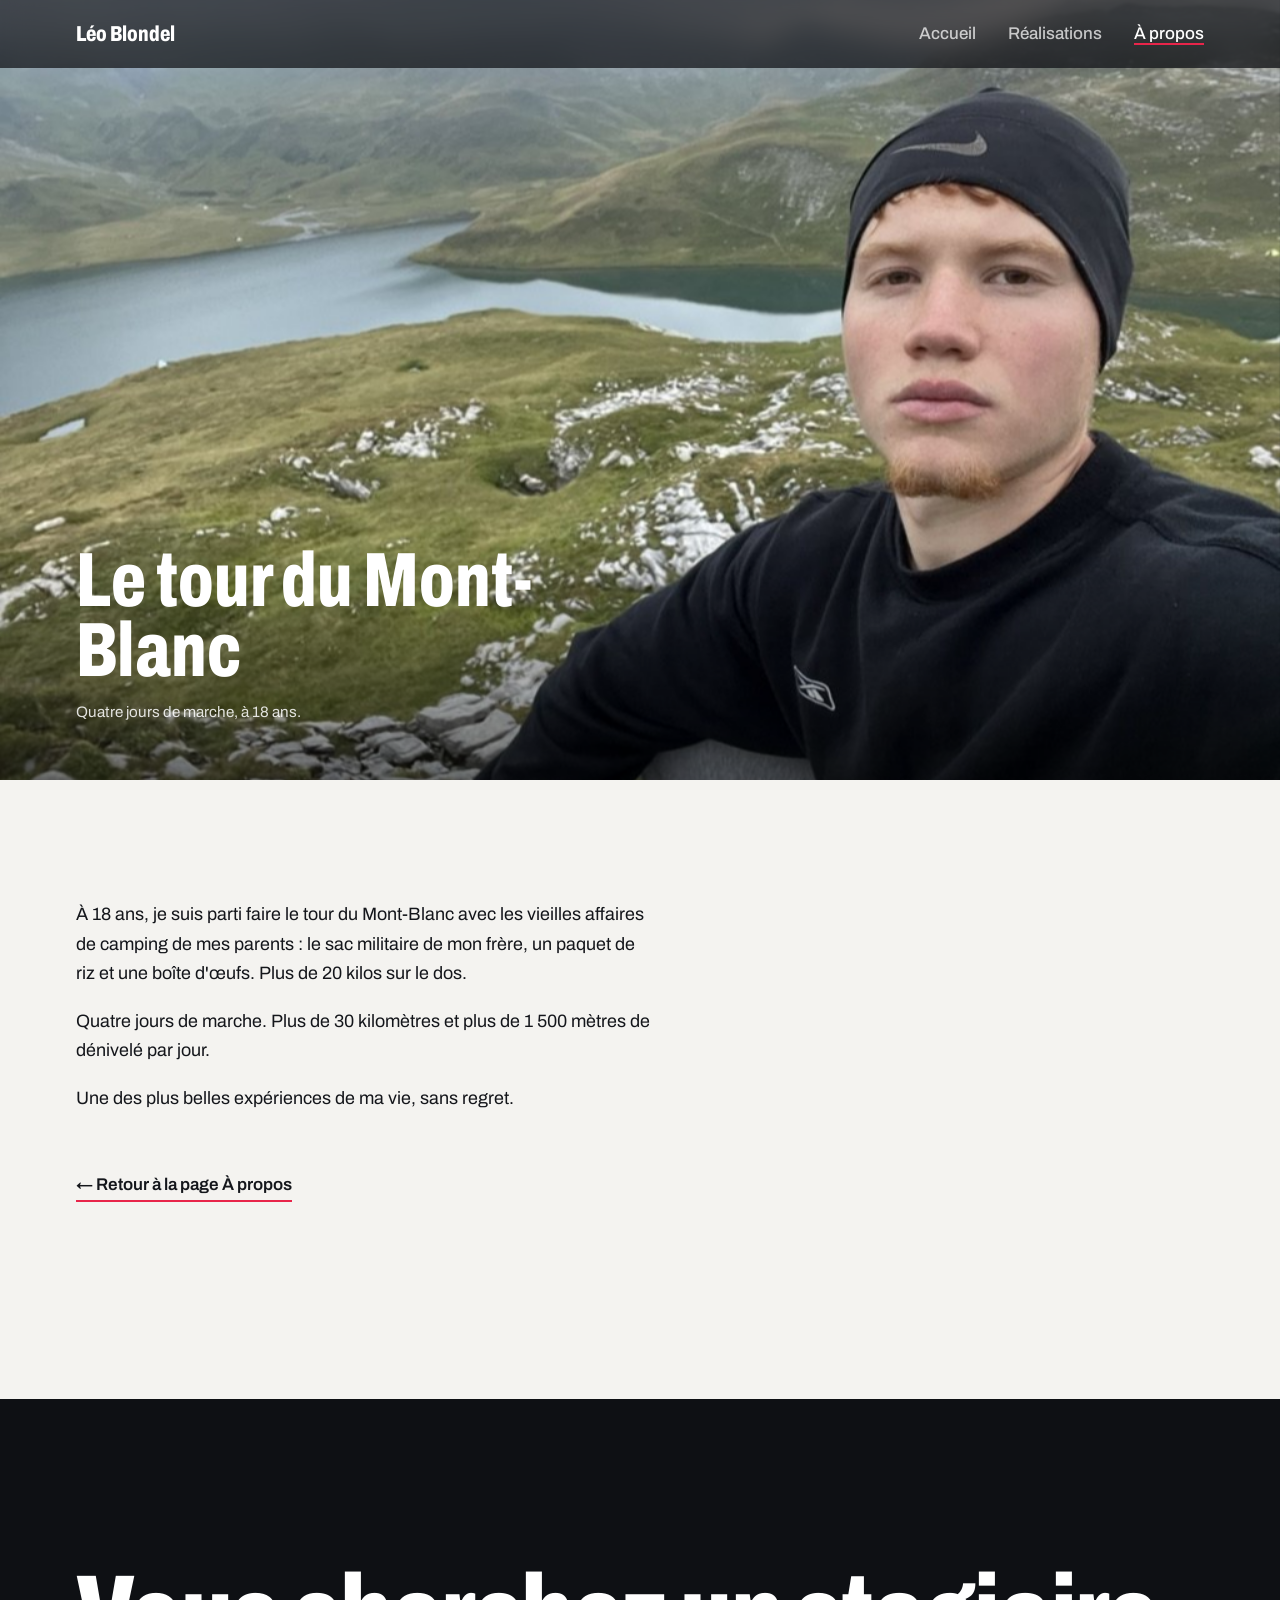
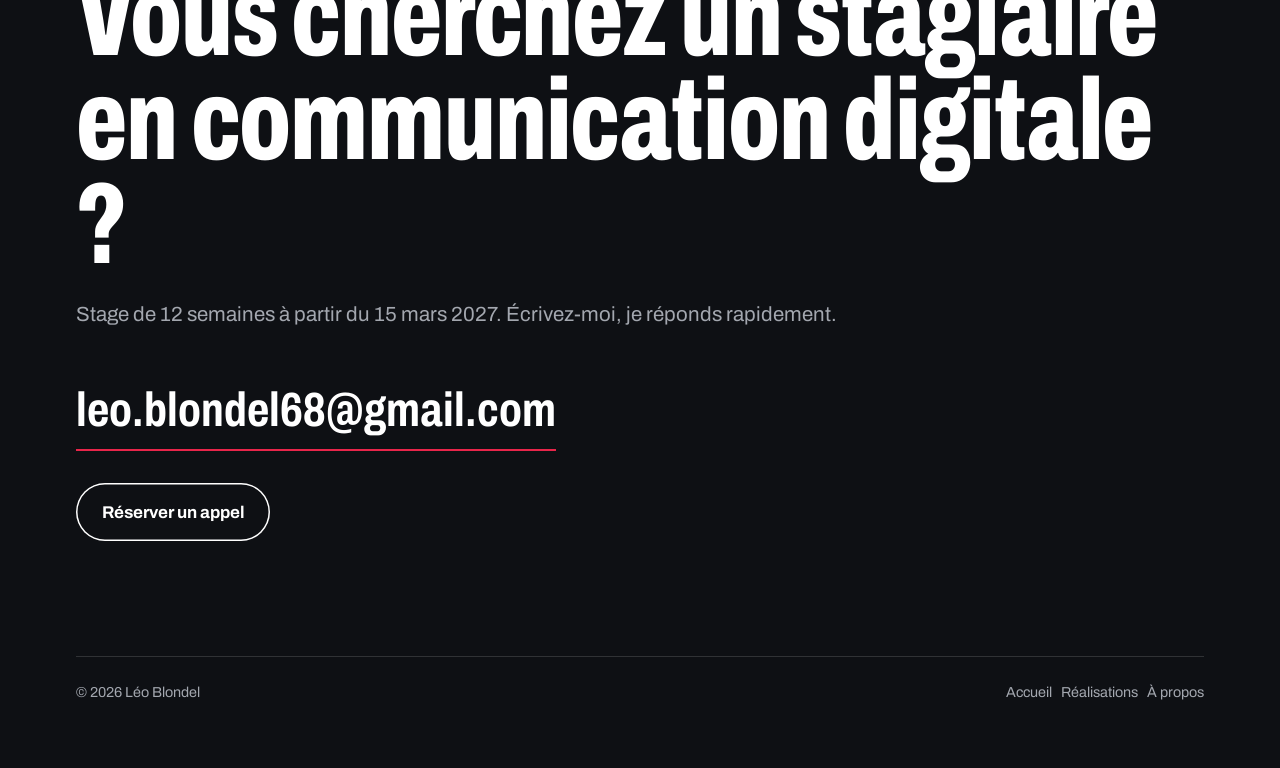
<file: leo-blondel.github.io/mont-blanc.html>
<!DOCTYPE html><html lang="fr"><head>
<meta charset="utf-8">
<meta name="viewport" content="width=device-width, initial-scale=1">
<meta property="og:title" content="Léo Blondel · Contenu et réseaux sociaux">
<meta property="og:description" content="Contenu pour McDonald's France chez BBDO Paris, projets e-commerce sur TikTok.">
<meta property="og:type" content="website">
<meta property="og:image" content="https://seetroly.github.io/leo-blondel.github.io/apercu.jpg">
<meta name="twitter:card" content="summary_large_image">
<meta name="twitter:image" content="https://seetroly.github.io/leo-blondel.github.io/apercu.jpg">
<link rel="icon" href="data:image/svg+xml,<svg xmlns='http://www.w3.org/2000/svg' viewBox='0 0 100 100'><text y='.9em' font-size='90'>♥</text></svg>">
<link rel="preconnect" href="https://fonts.googleapis.com">
<link rel="preconnect" href="https://fonts.gstatic.com" crossorigin>
<link href="https://fonts.googleapis.com/css2?family=Archivo:wdth,wght@62..125,400..800&display=swap" rel="stylesheet">
<style>
:root{
  --night:#0E1014;
  --night-2:#1A1D23;
  --paper:#F4F3F0;
  --white:#FFFFFF;
  --ink:#14161B;
  --muted:#5D626C;
  --muted-dark:#A3A7AF;
  --line:#DEDCD6;
  --sand:#E6DAC4;
  --like:#E8254A;
  --font:"Archivo", ui-sans-serif, system-ui, -apple-system, "Segoe UI", Roboto, sans-serif;
  --pad:clamp(20px,5vw,56px);
  --ease:cubic-bezier(.2,.7,.1,1);
}
*{box-sizing:border-box}
html{-webkit-text-size-adjust:100%;scroll-behavior:smooth}
body{margin:0;background:var(--paper);color:var(--ink);font-family:var(--font);font-size:1.0625rem;line-height:1.6;font-stretch:100%}
img,video{display:block;max-width:100%;height:auto}
a{color:inherit}
:focus-visible{outline:3px solid var(--like);outline-offset:3px}
p{margin:0 0 1em;max-width:38em}
.wrap{max-width:1240px;margin:0 auto;padding:0 var(--pad)}
[id]{scroll-margin-top:84px}

/* Display type: condensed Archivo */
.display,h1,h2{font-stretch:68%;font-weight:800;letter-spacing:-.01em;line-height:.9;margin:0}
h2{font-size:clamp(2.6rem,7vw,5.6rem)}
h3{font-size:clamp(1.35rem,2.2vw,1.7rem);font-weight:700;line-height:1.15;letter-spacing:-.01em;margin:0 0 .7rem}
.lede{font-size:clamp(1.1rem,1.6vw,1.3rem);color:var(--muted);line-height:1.5;margin-top:1.4rem}

/* Navigation */
.nav{position:fixed;inset:0 0 auto;z-index:50;color:var(--white);transition:background .35s var(--ease),backdrop-filter .35s}
.nav.solid{background:rgba(14,16,20,.72);backdrop-filter:blur(14px);-webkit-backdrop-filter:blur(14px)}
.nav .wrap{display:flex;align-items:center;justify-content:space-between;gap:8px 24px;min-height:68px;flex-wrap:wrap}
.nav .brand{font-weight:800;font-stretch:75%;font-size:1.35rem;text-decoration:none}
.nav ul{display:flex;gap:clamp(16px,3vw,32px);list-style:none;margin:0;padding:0}
.nav ul a{text-decoration:none;font-weight:500;opacity:.72;transition:opacity .2s}
.nav ul a:hover,.nav ul a[aria-current="page"]{opacity:1}
.nav ul a[aria-current="page"]{box-shadow:0 2px 0 var(--like)}

/* Buttons */
.btn{display:inline-flex;align-items:center;gap:.5em;padding:.9em 1.5em;border-radius:999px;background:var(--white);color:var(--night);font-weight:700;text-decoration:none;transition:transform .2s var(--ease),background .2s}
.btn:hover{transform:translateY(-2px)}
.btn.dark{background:var(--night);color:var(--white)}
.btn.ghost{background:transparent;color:inherit;box-shadow:inset 0 0 0 1.5px currentColor}

/* HERO (home) */
.hero{position:relative;min-height:100svh;background:var(--night);color:var(--white);overflow:hidden;display:flex;flex-direction:column;justify-content:flex-end}
.hero-photo{position:absolute;top:0;right:0;bottom:0;width:52%;overflow:hidden;-webkit-mask-image:linear-gradient(to right,transparent,#000 38%);mask-image:linear-gradient(to right,transparent,#000 38%)}
.hero-photo img{width:100%;height:100%;object-fit:cover;object-position:50% 20%;filter:saturate(.8) brightness(.88);transform-origin:50% 30%;will-change:transform}
.hero-inner{position:relative;width:100%;padding-top:120px;padding-bottom:clamp(28px,4vw,48px)}
.hero-name{font-size:clamp(4.6rem,13vw,11.5rem);line-height:.8;text-transform:uppercase;letter-spacing:-.02em;color:#fff;text-shadow:0 2px 30px rgba(0,0,0,.25);margin:0 0 .25em}
.hero-name span{display:block}
.hero-name span:last-child{padding-left:.55em}
.hero-copy{max-width:30em}
.hero-role{font-size:clamp(1.3rem,2.4vw,1.8rem);font-weight:700;margin:0 0 .6rem}
.hero-pitch{color:var(--muted-dark);font-size:1.1rem;margin-bottom:1.6rem}
.hero-stats{position:relative;display:grid;grid-template-columns:repeat(3,minmax(0,1fr));border-top:1px solid rgba(255,255,255,.18);margin-top:clamp(36px,6vw,64px);max-width:54%}
.hero-stats div{padding:1.1rem 1.2rem 0 0}
.hero-stats div+div{padding-left:1.2rem;border-left:1px solid rgba(255,255,255,.18)}
.hero-stats strong{display:block;white-space:nowrap;font-stretch:70%;font-weight:800;font-size:clamp(1.8rem,3.4vw,2.8rem);line-height:1}
.hero-stats strong::before{content:"♥ ";color:var(--like);font-size:.6em;vertical-align:.18em}
.hero-stats span{color:var(--muted-dark);font-size:.9rem;line-height:1.35;display:block;margin-top:.35rem}

/* Page-load sequence (the one orchestrated moment) */
@media (prefers-reduced-motion:no-preference){
  .hero-name span,.hero-copy,.hero-stats,.about-title{animation:rise 1s var(--ease) both}
  .hero-name span:last-child{animation-delay:.08s}
  .hero-copy{animation-delay:.25s}
  .hero-stats{animation-delay:.4s}
  .hero-photo img{animation:settle 1.6s var(--ease) both}
}
@keyframes rise{from{opacity:0;transform:translateY(40px)}to{opacity:1;transform:none}}
@keyframes settle{from{opacity:0;scale:1.12}to{opacity:1;scale:1}}

/* Chapters */
.chapter{padding:clamp(80px,12vw,150px) 0 0}
.chapter-head{display:grid;grid-template-columns:minmax(0,1.1fr) minmax(0,.9fr);gap:clamp(24px,5vw,72px);align-items:end;padding-bottom:clamp(40px,6vw,72px);border-bottom:1px solid var(--line)}
.chapter-head .lede{margin:0}

/* Case: text + media on a stage */
.case{display:grid;grid-template-columns:minmax(0,.85fr) minmax(0,1.15fr);gap:clamp(28px,6vw,96px);align-items:center;padding:clamp(56px,8vw,110px) 0;border-bottom:1px solid var(--line)}
.case.flip{grid-template-columns:minmax(0,1.15fr) minmax(0,.85fr)}
.case.flip .case-text{order:2}
.case-text p{color:#33363D}
.quote{font-size:1.15rem;font-weight:600;color:var(--ink)!important;border-left:3px solid var(--like);padding-left:1rem}
.stat{margin-top:1.8rem}
.stat strong{display:block;font-stretch:68%;font-weight:800;font-size:clamp(3rem,6.5vw,5.2rem);line-height:.9;color:var(--like);letter-spacing:-.01em}
.stat span{display:block;color:var(--muted);margin-top:.5rem;font-size:.95rem}
.tag{display:inline-block;font-size:.85rem;color:var(--muted);margin-bottom:1rem}

.stage{position:relative;border-radius:28px;background:var(--sand);padding:clamp(24px,5vw,64px);display:grid;place-items:center;overflow:hidden}
.stage.cool{background:#DDE3E8}
.stage.rose{background:#F0DADA}
.stage img.shot,.stage figure img{border-radius:14px;box-shadow:0 40px 70px -30px rgba(20,18,30,.45),0 2px 6px rgba(20,18,30,.08)}
.stage .narrow{max-width:420px;width:100%}
.stage .pair{display:grid;grid-template-columns:1fr 1fr;gap:clamp(12px,2vw,24px);width:100%}
.stage .pair img:last-child{transform:translateY(24px)}
figure{margin:0}
.caption{color:var(--muted);font-size:.9rem;margin-top:.9rem}

/* Football: three tweets */
.tweets-wrap{padding:clamp(56px,8vw,110px) 0;border-bottom:1px solid var(--line)}
.tweets-wrap .intro{display:grid;grid-template-columns:minmax(0,1fr) minmax(0,1fr);gap:clamp(24px,5vw,72px);align-items:end;margin-bottom:clamp(32px,5vw,56px)}
.tweets{display:grid;grid-template-columns:repeat(3,minmax(0,1fr));gap:clamp(16px,2vw,28px);align-items:start}
.tweet .stage{padding:clamp(18px,2.4vw,32px);border-radius:22px}
.tweet p{font-size:.98rem;margin:1rem 0 0;color:#33363D}
.tweet strong{display:block;font-stretch:68%;font-weight:800;font-size:2.4rem;line-height:1;color:var(--like);margin-top:.8rem}
.tweet small{color:var(--muted);font-size:.88rem}

/* Dark video band: the boldest block */
.band{background:var(--night);color:var(--white);padding:clamp(80px,11vw,140px) 0;margin-top:clamp(56px,8vw,110px)}
.band .lede,.band p{color:var(--muted-dark)}
.band-head{display:grid;grid-template-columns:minmax(0,1fr) auto;gap:32px;align-items:end;margin-bottom:clamp(40px,6vw,72px)}
.band .big-number{font-stretch:62%;font-weight:800;font-size:clamp(5rem,15vw,12rem);line-height:.8;color:var(--white);text-align:right}
.big-number small{display:block;font-stretch:100%;font-weight:500;font-size:1rem;color:var(--muted-dark);margin-top:.8rem;letter-spacing:0}
.phones{display:grid;grid-template-columns:repeat(4,minmax(0,1fr));gap:clamp(12px,2vw,24px)}
.phone{background:#000;border-radius:26px;padding:6px;box-shadow:0 0 0 1px rgba(255,255,255,.12),0 40px 80px -30px rgba(0,0,0,.8)}
.phone video{width:100%;aspect-ratio:9/16;object-fit:cover;border-radius:20px;background:#000}
.phone.solo{max-width:320px;width:100%}
.phones .phone:nth-child(even){transform:translateY(48px)}
.band-note{margin-top:clamp(64px,8vw,96px);font-size:.95rem}

/* Photo teaser band (home) */
.teaser{padding:clamp(90px,12vw,160px) 0;overflow:hidden}
.teaser-grid{display:grid;grid-template-columns:minmax(0,.9fr) minmax(0,1.1fr);gap:clamp(32px,6vw,96px);align-items:center}
.collage{position:relative;height:clamp(420px,52vw,640px)}
.collage figure{position:absolute;overflow:hidden;border-radius:18px;box-shadow:0 40px 70px -30px rgba(20,18,30,.5)}
.collage img{width:100%;height:115%;object-fit:cover;will-change:transform}
.collage .c1{left:0;top:6%;width:44%;height:78%}
.collage .c2{right:0;top:0;width:52%;height:46%}
.collage .c3{right:6%;bottom:0;width:42%;height:46%}

/* E-commerce list */
.ecom-list{display:grid;grid-template-columns:repeat(3,minmax(0,1fr));gap:clamp(20px,3vw,40px);padding:clamp(56px,8vw,96px) 0}
.ecom-list article{padding-top:1.2rem;border-top:2px solid var(--ink)}
.ecom-list img{border-radius:12px;margin-top:1rem;box-shadow:0 20px 40px -24px rgba(20,18,30,.4)}

/* Contact */
.contact{background:var(--night);color:var(--white);padding:clamp(90px,13vw,170px) 0 clamp(40px,5vw,64px);margin-top:clamp(40px,6vw,80px)}
.contact h2{font-size:clamp(3rem,9vw,7.5rem);max-width:10em}
.contact .lede{color:var(--muted-dark)}
.mail{display:inline-block;margin-top:1.4rem;font-stretch:75%;font-weight:700;font-size:clamp(1.5rem,4.4vw,3rem);text-decoration:none;border-bottom:2px solid var(--like);word-break:break-word;transition:color .2s}
.mail:hover{color:var(--like)}
.foot{margin-top:clamp(64px,9vw,120px);padding-top:24px;border-top:1px solid rgba(255,255,255,.14);display:flex;justify-content:space-between;gap:16px;flex-wrap:wrap;color:var(--muted-dark);font-size:.9rem}
.foot a{text-decoration:none}

/* ABOUT page */
.about-hero{background:var(--paper);padding:clamp(120px,16vw,190px) 0 clamp(40px,6vw,72px);overflow:hidden}
.about-title{font-size:clamp(5rem,18vw,16rem);line-height:.82;text-transform:uppercase;letter-spacing:-.02em;color:var(--ink);background:url("photo-desert.jpg") center 70%/cover no-repeat;-webkit-background-clip:text;background-clip:text;-webkit-text-fill-color:transparent;margin-left:-.04em}
.about-lead{font-stretch:75%;font-weight:700;font-size:clamp(1.8rem,4vw,3.2rem);line-height:1.02;max-width:14em;margin-top:clamp(24px,4vw,48px)}
.about-body{display:grid;grid-template-columns:minmax(0,1fr) minmax(0,1fr);gap:clamp(32px,7vw,110px);align-items:start;padding:clamp(40px,6vw,80px) 0 clamp(80px,10vw,130px)}
.about-body p{font-size:clamp(1.08rem,1.4vw,1.22rem);line-height:1.65}
.about-body .closing{font-stretch:75%;font-weight:700;font-size:clamp(1.5rem,2.6vw,2.1rem);line-height:1.1;margin-top:2rem;color:var(--ink)}
.portrait{position:sticky;top:100px;border-radius:24px;overflow:hidden;aspect-ratio:4/5}
.portrait img{width:100%;height:118%;object-fit:cover;will-change:transform}
.facts{list-style:none;margin:2.4rem 0 0;padding:0;display:grid;grid-template-columns:1fr 1fr;gap:0}
.facts li{padding:1rem 0;border-top:1px solid var(--line)}
.facts b{display:block;font-stretch:70%;font-size:1.7rem;line-height:1;font-weight:800}
.facts span{color:var(--muted);font-size:.92rem}
.wide-photo{position:relative;height:clamp(420px,70vw,780px);overflow:hidden;background:var(--night)}
.wide-photo img{position:absolute;inset:-10% 0 auto;width:100%;height:120%;object-fit:cover;will-change:transform}
.wide-photo .over{position:absolute;inset:auto 0 0;padding:0 0 clamp(28px,5vw,56px);color:var(--white);background:linear-gradient(transparent,rgba(0,0,0,.55))}
.wide-photo .over p{font-stretch:70%;font-weight:800;font-size:clamp(2.4rem,6vw,5.2rem);line-height:.92;margin:0;max-width:7em}
.wide-photo .over small{display:block;font-size:.95rem;opacity:.85;margin-top:.8rem}

/* WORKS page */
.page-hero{background:var(--night);color:var(--white);padding:clamp(130px,16vw,200px) 0 clamp(48px,6vw,72px)}
.page-hero h1{font-size:clamp(4rem,14vw,11rem);text-transform:uppercase;line-height:.82}
.page-hero .lede{color:var(--muted-dark)}
.filters{display:flex;flex-wrap:wrap;gap:10px;list-style:none;margin:2rem 0 0;padding:0}
.filters button{font:inherit;font-weight:600;font-size:.95rem;padding:.55em 1.1em;border-radius:999px;border:0;cursor:pointer;background:rgba(255,255,255,.08);color:var(--white);transition:background .2s}
.filters button:hover{background:rgba(255,255,255,.16)}
.filters button[aria-pressed="true"]{background:var(--white);color:var(--night)}
.grid{display:grid;grid-template-columns:repeat(3,minmax(0,1fr));gap:clamp(20px,2.6vw,36px);padding:clamp(48px,7vw,90px) 0}
.card{text-decoration:none;display:block}
.card[hidden]{display:none}
.card .thumb{aspect-ratio:4/5;border-radius:20px;background:var(--sand);overflow:hidden;display:grid;place-items:center;padding:12%}
.card:nth-child(3n+2) .thumb{background:#DDE3E8}
.card:nth-child(3n) .thumb{background:#F0DADA}
.card .thumb img{max-height:100%;width:auto;object-fit:contain;border-radius:10px;box-shadow:0 30px 50px -24px rgba(20,18,30,.45);transition:transform .5s var(--ease)}
.card:hover .thumb img{transform:scale(1.04)}
.card .thumb.text{font-stretch:68%;font-weight:800;font-size:2.4rem;line-height:.95;text-align:center;color:var(--ink)}
.card .body{padding-top:1rem}
.card h2{font-stretch:80%;font-size:1.45rem;line-height:1.1;font-weight:700}
.card .meta{display:flex;justify-content:space-between;gap:12px;margin-top:.4rem;color:var(--muted);font-size:.92rem}
.card .metric{color:var(--like);font-weight:700;white-space:nowrap}

/* Responsive */
@media (max-width:980px){
  .tweets{grid-template-columns:repeat(2,minmax(0,1fr))}
  .grid{grid-template-columns:repeat(2,minmax(0,1fr))}
  .ecom-list{grid-template-columns:minmax(0,1fr)}
  .ecom-list article{max-width:40em}
}
@media (max-width:860px){
  .hero{justify-content:flex-end}
  .hero-photo{width:100%;height:62%;bottom:auto;-webkit-mask-image:none;mask-image:none}
  .hero-photo::after{content:"";position:absolute;inset:0;background:linear-gradient(rgba(14,16,20,.1) 25%,rgba(14,16,20,.88) 62%,var(--night))}
  .hero-inner{padding-top:40vh}
  .hero-name span:last-child{padding-left:0}
  .hero-stats{max-width:none}
  .chapter-head,.case,.case.flip,.tweets-wrap .intro,.teaser-grid,.about-body,.band-head{grid-template-columns:minmax(0,1fr)}
  .case.flip .case-text{order:0}
  .band .big-number{text-align:left}
  .phones{grid-template-columns:none;grid-auto-flow:column;grid-auto-columns:64%;overflow-x:auto;scroll-snap-type:x mandatory;padding-bottom:12px;margin-right:calc(-1*var(--pad))}
  .phones .phone{scroll-snap-align:start}
  .phones .phone:nth-child(even){transform:none}
  .portrait{position:relative;top:0}
}
@media (max-width:560px){
  .hero-stats{grid-template-columns:minmax(0,1fr)}
  .hero-stats div,.hero-stats div+div{padding:.9rem 0;border-left:0;border-bottom:1px solid rgba(255,255,255,.18)}
  .tweets,.grid{grid-template-columns:minmax(0,1fr)}
  .stage .pair img:last-child{transform:none}
  .nav .brand{font-size:1.15rem}
}
@media (prefers-reduced-motion:reduce){
  html{scroll-behavior:auto}
  *{animation:none!important;transition:none!important}
  [data-speed],[data-zoom]{transform:none!important}
}
.collage img,.portrait img{position:absolute;left:0;top:-8%}
.portrait{isolation:isolate}
.wide-photo img{object-position:75% 50%}
.contact h2{overflow-wrap:break-word}

.wide-photo{display:block;text-decoration:none;color:inherit}
.wide-photo .over small{transition:opacity .2s}
.wide-photo:hover .over small{opacity:1}
.story{padding:clamp(70px,10vw,120px) 0}
.story .inner{max-width:34em}
.story p{font-size:clamp(1.08rem,1.4vw,1.22rem);line-height:1.65}
.back{display:inline-block;margin-top:2.5rem;font-weight:600;text-decoration:none;border-bottom:2px solid var(--like);padding-bottom:2px}
.contact-actions{margin:2rem 0 0}
</style>
<title>Le tour du Mont-Blanc · Léo Blondel</title><meta name="description" content="Le tour du Mont-Blanc à 18 ans, en quatre jours.">
</head><body><nav class="nav solid" aria-label="Menu principal"><div class="wrap"><a class="brand" href="index.html">Léo Blondel</a><ul><li><a href="index.html">Accueil</a></li><li><a href="realisations.html">Réalisations</a></li><li><a href="a-propos.html" aria-current="page">À propos</a></li></ul></div></nav><main>
<section class="wide-photo" aria-label="Tour du Mont-Blanc">
  <img src="photo-mont-blanc.jpg" data-speed="-0.12" width="1024" height="768" alt="Léo Blondel en montagne, pendant le tour du Mont-Blanc">
  <div class="over"><div class="wrap"><p>Le tour du Mont-Blanc</p><small>Quatre jours de marche, à 18 ans.</small></div></div>
</section>

<section class="story">
  <div class="wrap"><div class="inner">
    <p>À 18 ans, je suis parti faire le tour du Mont-Blanc avec les vieilles affaires de camping de mes parents : le sac militaire de mon frère, un paquet de riz et une boîte d'œufs. Plus de 20 kilos sur le dos.</p>
    <p>Quatre jours de marche. Plus de 30 kilomètres et plus de 1 500 mètres de dénivelé par jour.</p>
    <p>Une des plus belles expériences de ma vie, sans regret.</p>
    <a class="back" href="a-propos.html">&larr; Retour à la page À propos</a>
  </div></div>
</section>
</main>
<section class="contact" id="contact">
  <div class="wrap">
    <h2>Vous cherchez un stagiaire en communication digitale ?</h2>
    <p class="lede">Stage de 12 semaines à partir du 15 mars 2027. Écrivez-moi, je réponds rapidement.</p>
    <a class="mail" href="mailto:leo.blondel68@gmail.com">leo.blondel68@gmail.com</a>
    <p class="contact-actions"><a class="btn ghost" href="https://calendly.com/leo-blondel68/30min" target="_blank" rel="noopener">Réserver un appel</a></p>
    <div class="foot"><span>© 2026 Léo Blondel</span><span><a href="index.html">Accueil</a>&nbsp;&nbsp;&nbsp;<a href="realisations.html">Réalisations</a>&nbsp;&nbsp;&nbsp;<a href="a-propos.html">À propos</a></span></div>
  </div>
</section><script>
(function () {
  var nav = document.querySelector(".nav");
  var keepSolid = nav && nav.classList.contains("solid");
  var still = window.matchMedia("(prefers-reduced-motion: reduce)").matches;
  var speedEls = [].slice.call(document.querySelectorAll("[data-speed]"));
  var zoomEls = [].slice.call(document.querySelectorAll("[data-zoom]"));
  var clipEls = [].slice.call(document.querySelectorAll("[data-clip]"));
  var ticking = false;

  function update() {
    var y = window.scrollY, vh = window.innerHeight;
    if (nav && !keepSolid) nav.classList.toggle("solid", y > 40);
    if (!still) {
      speedEls.forEach(function (el) {
        var r = el.parentElement.getBoundingClientRect();
        if (r.bottom < -200 || r.top > vh + 200) return;
        var offset = (r.top + r.height / 2 - vh / 2) * parseFloat(el.dataset.speed);
        el.style.transform = "translate3d(0," + offset.toFixed(1) + "px,0)";
      });
      zoomEls.forEach(function (el) {
        var p = Math.min(y / vh, 1);
        el.style.transform = "translate3d(0," + (y * 0.2).toFixed(1) + "px,0) scale(" + (1 + p * 0.12).toFixed(3) + ")";
      });
      clipEls.forEach(function (el) {
        el.style.backgroundPosition = "center " + (70 + Math.min(y / vh, 1) * 25).toFixed(1) + "%";
      });
    }
    ticking = false;
  }
  window.addEventListener("scroll", function () {
    if (!ticking) { ticking = true; requestAnimationFrame(update); }
  }, { passive: true });
  window.addEventListener("resize", update);
  update();

  var buttons = document.querySelectorAll(".filters button");
  buttons.forEach(function (b) {
    b.addEventListener("click", function () {
      var f = b.dataset.filter;
      buttons.forEach(function (x) { x.setAttribute("aria-pressed", x === b ? "true" : "false"); });
      document.querySelectorAll(".card").forEach(function (c) {
        c.hidden = !(f === "tout" || c.dataset.type === f);
      });
    });
  });
})();

</script></body></html>
</file>
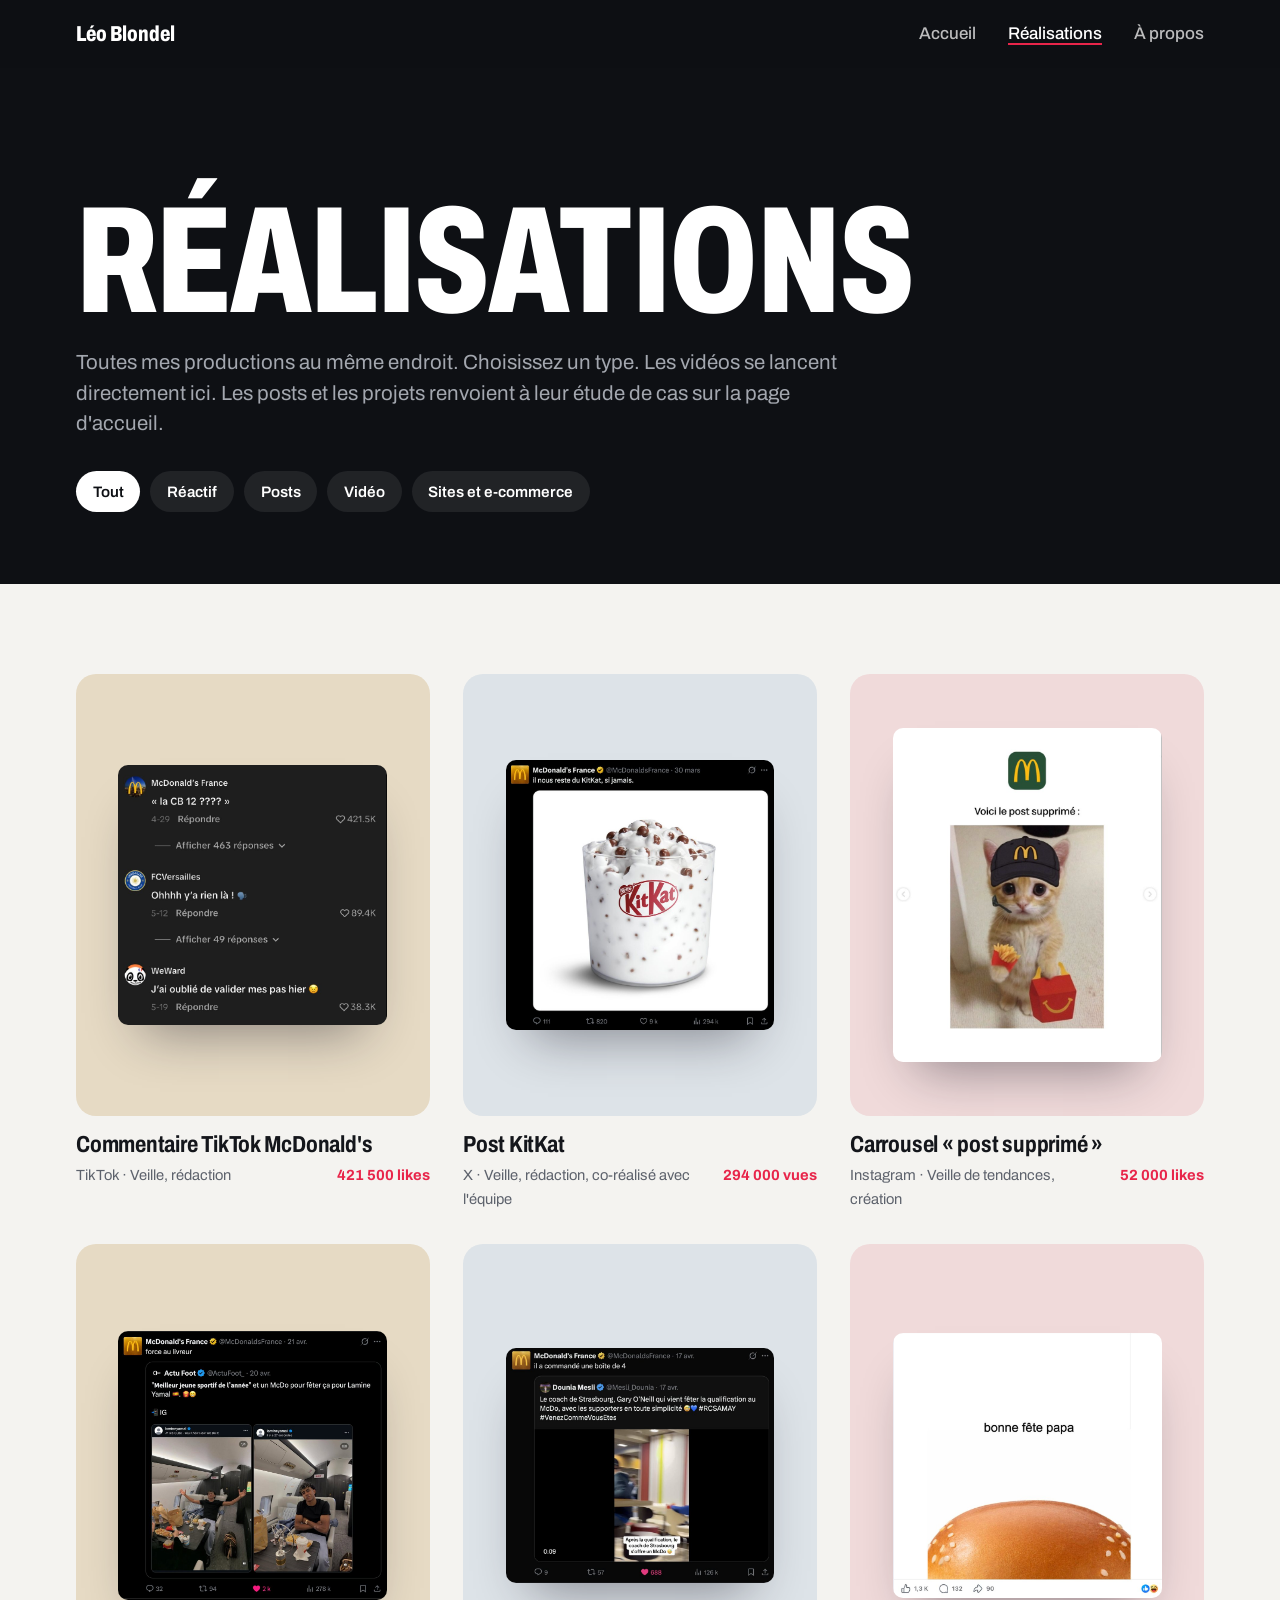
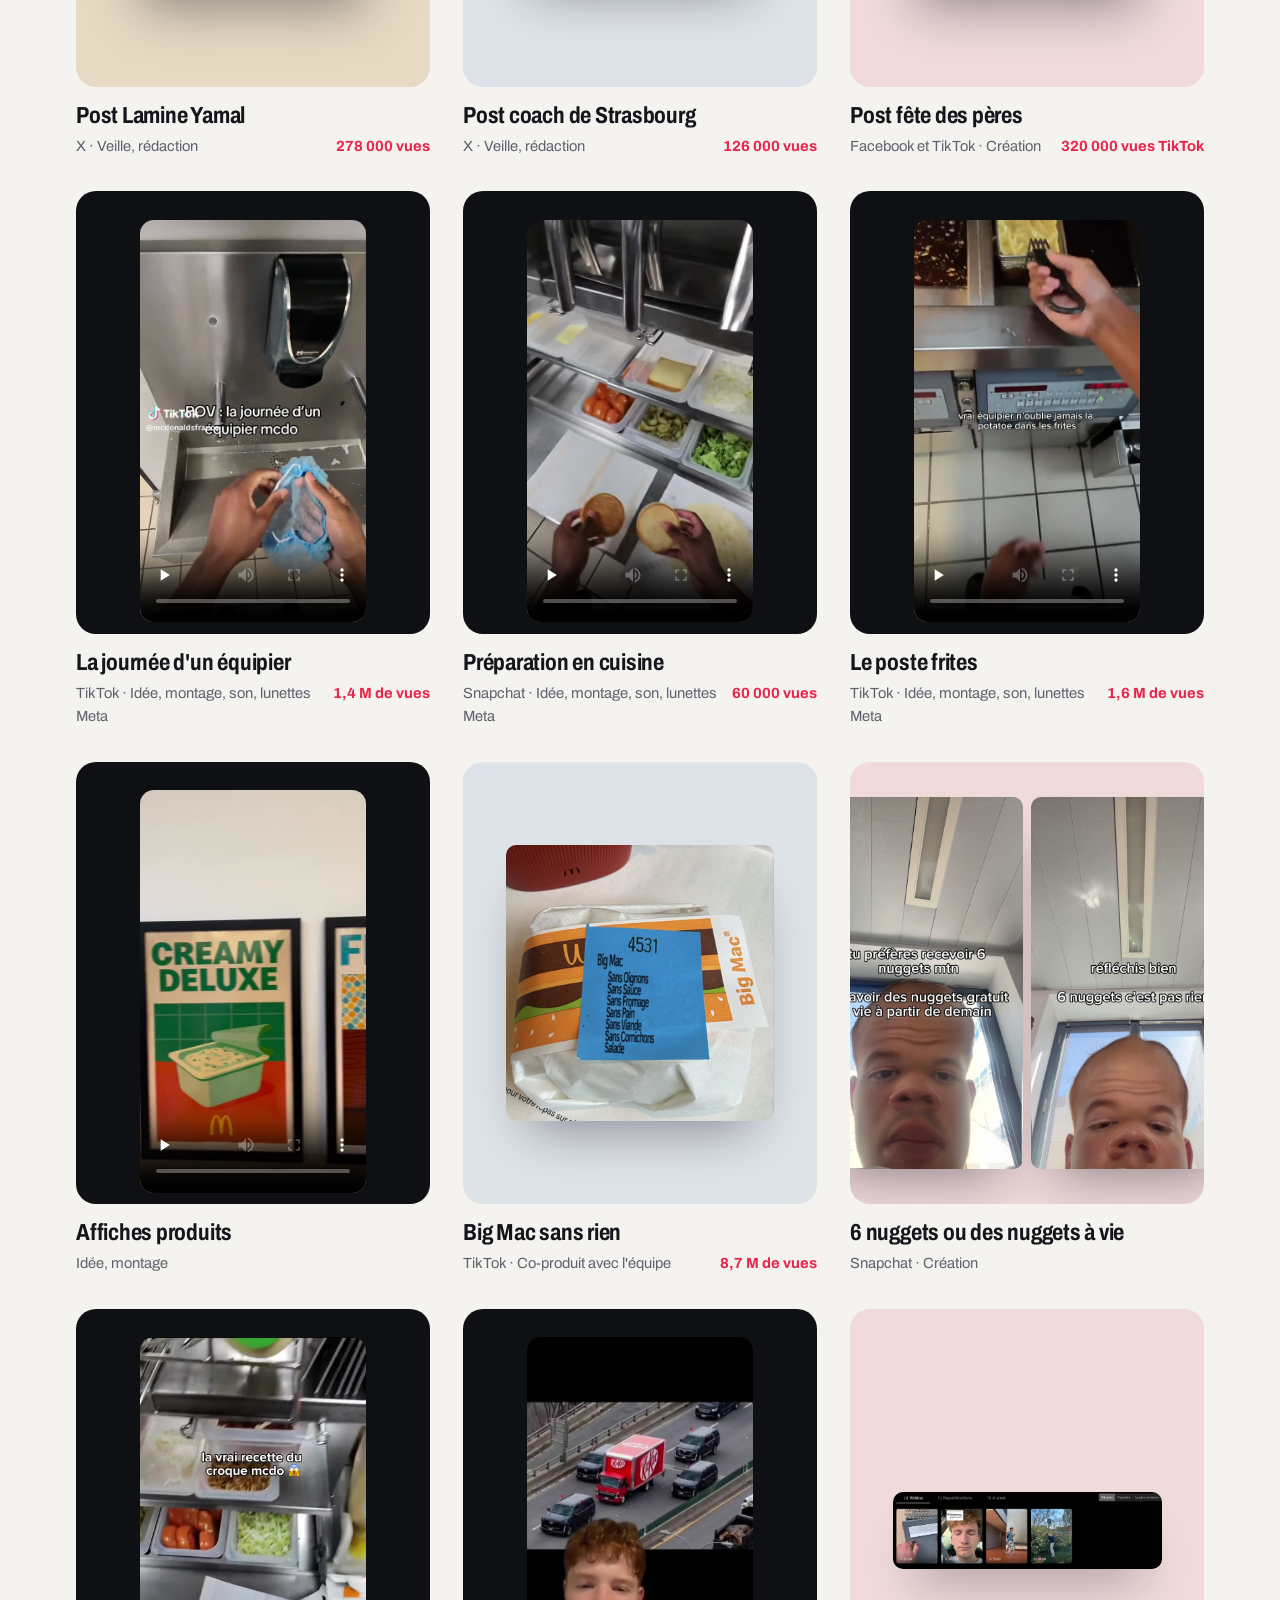
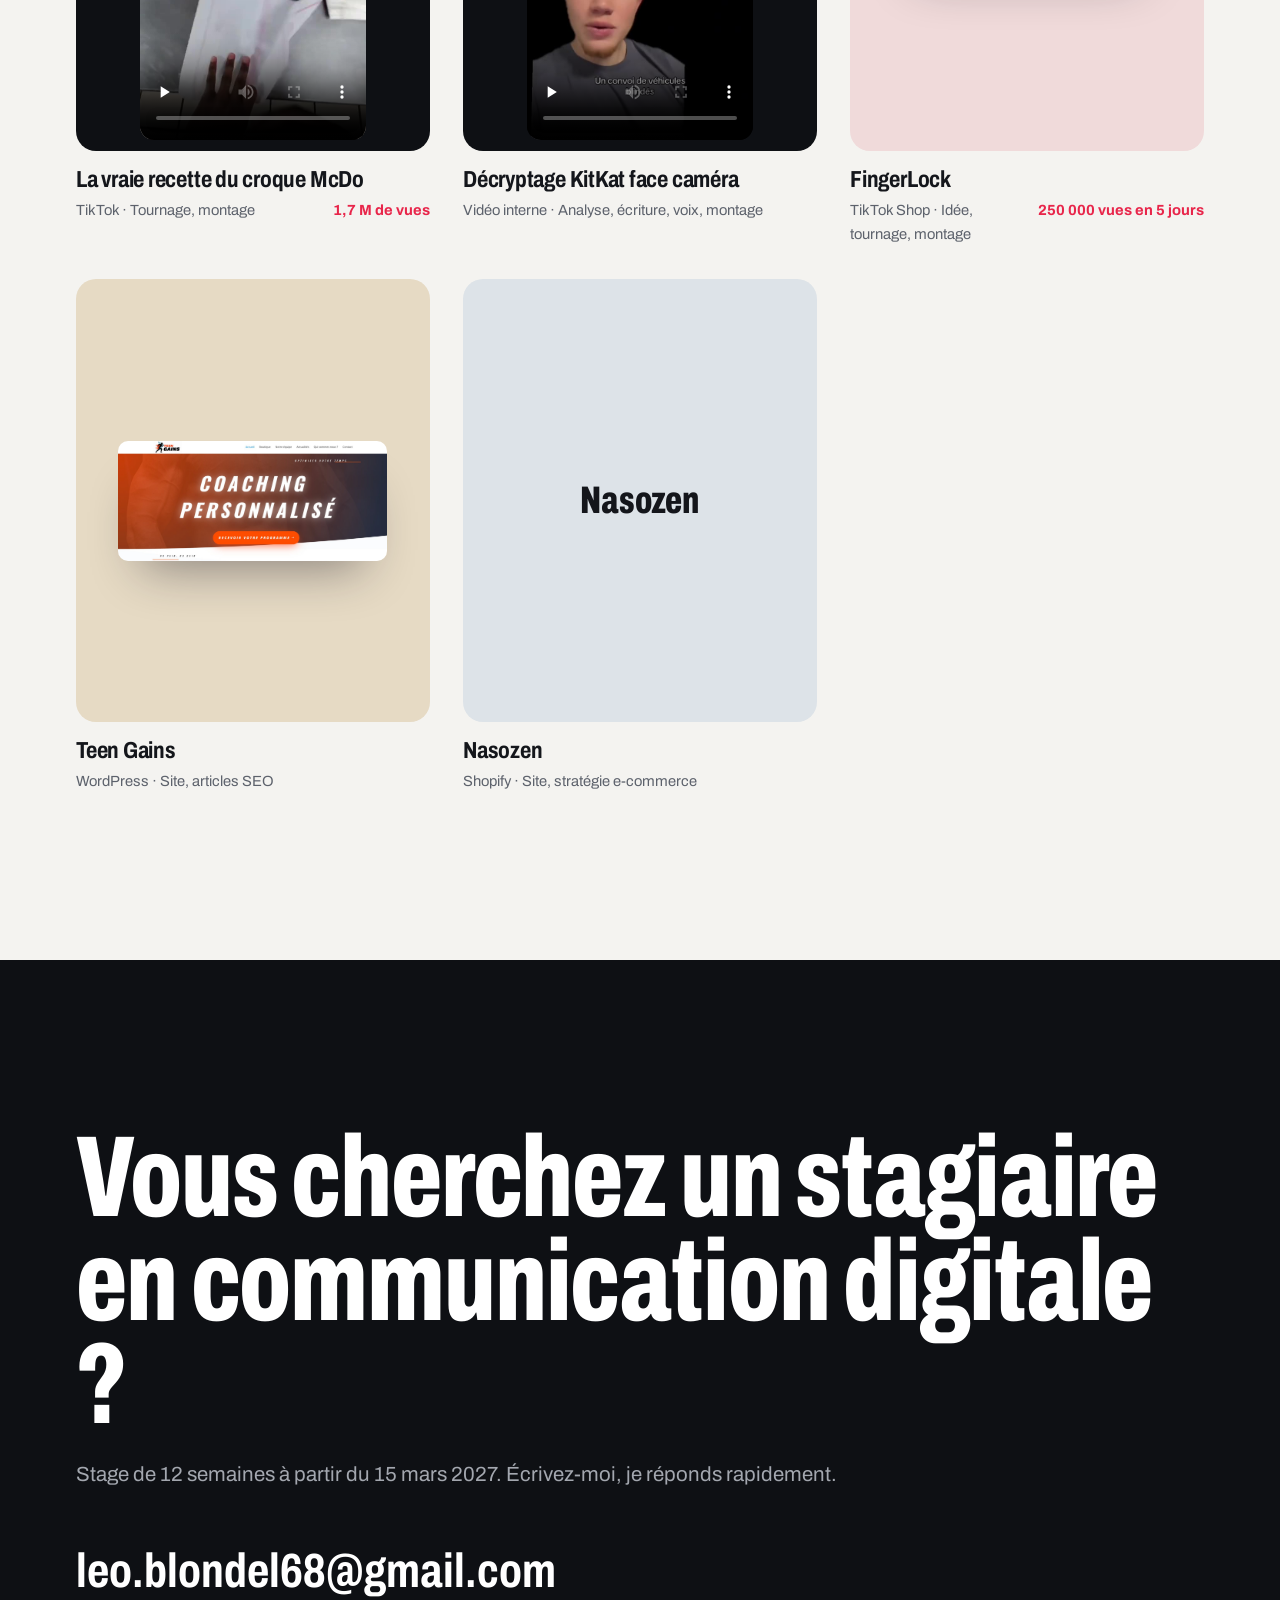
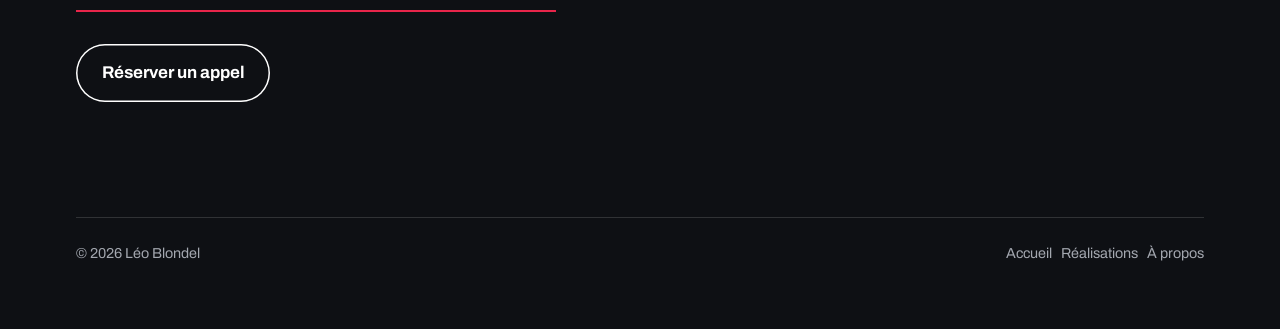
<file: leo-blondel.github.io/realisations.html>
<!DOCTYPE html><html lang="fr"><head>
<meta charset="utf-8">
<meta name="viewport" content="width=device-width, initial-scale=1">
<meta property="og:title" content="Léo Blondel · Contenu et réseaux sociaux">
<meta property="og:description" content="Contenu pour McDonald's France chez BBDO Paris, projets e-commerce sur TikTok.">
<meta property="og:type" content="website">
<meta property="og:image" content="https://seetroly.github.io/leo-blondel.github.io/apercu.jpg">
<meta name="twitter:card" content="summary_large_image">
<meta name="twitter:image" content="https://seetroly.github.io/leo-blondel.github.io/apercu.jpg">
<link rel="icon" href="data:image/svg+xml,<svg xmlns='http://www.w3.org/2000/svg' viewBox='0 0 100 100'><text y='.9em' font-size='90'>♥</text></svg>">
<link rel="preconnect" href="https://fonts.googleapis.com">
<link rel="preconnect" href="https://fonts.gstatic.com" crossorigin>
<link href="https://fonts.googleapis.com/css2?family=Archivo:wdth,wght@62..125,400..800&display=swap" rel="stylesheet">
<style>
:root{
  --night:#0E1014;
  --night-2:#1A1D23;
  --paper:#F4F3F0;
  --white:#FFFFFF;
  --ink:#14161B;
  --muted:#5D626C;
  --muted-dark:#A3A7AF;
  --line:#DEDCD6;
  --sand:#E6DAC4;
  --like:#E8254A;
  --font:"Archivo", ui-sans-serif, system-ui, -apple-system, "Segoe UI", Roboto, sans-serif;
  --pad:clamp(20px,5vw,56px);
  --ease:cubic-bezier(.2,.7,.1,1);
}
*{box-sizing:border-box}
html{-webkit-text-size-adjust:100%;scroll-behavior:smooth}
body{margin:0;background:var(--paper);color:var(--ink);font-family:var(--font);font-size:1.0625rem;line-height:1.6;font-stretch:100%}
img,video{display:block;max-width:100%;height:auto}
a{color:inherit}
:focus-visible{outline:3px solid var(--like);outline-offset:3px}
p{margin:0 0 1em;max-width:38em}
.wrap{max-width:1240px;margin:0 auto;padding:0 var(--pad)}
[id]{scroll-margin-top:84px}

/* Display type: condensed Archivo */
.display,h1,h2{font-stretch:68%;font-weight:800;letter-spacing:-.01em;line-height:.9;margin:0}
h2{font-size:clamp(2.6rem,7vw,5.6rem)}
h3{font-size:clamp(1.35rem,2.2vw,1.7rem);font-weight:700;line-height:1.15;letter-spacing:-.01em;margin:0 0 .7rem}
.lede{font-size:clamp(1.1rem,1.6vw,1.3rem);color:var(--muted);line-height:1.5;margin-top:1.4rem}

/* Navigation */
.nav{position:fixed;inset:0 0 auto;z-index:50;color:var(--white);transition:background .35s var(--ease),backdrop-filter .35s}
.nav.solid{background:rgba(14,16,20,.72);backdrop-filter:blur(14px);-webkit-backdrop-filter:blur(14px)}
.nav .wrap{display:flex;align-items:center;justify-content:space-between;gap:8px 24px;min-height:68px;flex-wrap:wrap}
.nav .brand{font-weight:800;font-stretch:75%;font-size:1.35rem;text-decoration:none}
.nav ul{display:flex;gap:clamp(16px,3vw,32px);list-style:none;margin:0;padding:0}
.nav ul a{text-decoration:none;font-weight:500;opacity:.72;transition:opacity .2s}
.nav ul a:hover,.nav ul a[aria-current="page"]{opacity:1}
.nav ul a[aria-current="page"]{box-shadow:0 2px 0 var(--like)}

/* Buttons */
.btn{display:inline-flex;align-items:center;gap:.5em;padding:.9em 1.5em;border-radius:999px;background:var(--white);color:var(--night);font-weight:700;text-decoration:none;transition:transform .2s var(--ease),background .2s}
.btn:hover{transform:translateY(-2px)}
.btn.dark{background:var(--night);color:var(--white)}
.btn.ghost{background:transparent;color:inherit;box-shadow:inset 0 0 0 1.5px currentColor}

/* HERO (home) */
.hero{position:relative;min-height:100svh;background:var(--night);color:var(--white);overflow:hidden;display:flex;flex-direction:column;justify-content:flex-end}
.hero-photo{position:absolute;top:0;right:0;bottom:0;width:52%;overflow:hidden;-webkit-mask-image:linear-gradient(to right,transparent,#000 38%);mask-image:linear-gradient(to right,transparent,#000 38%)}
.hero-photo img{width:100%;height:100%;object-fit:cover;object-position:50% 20%;filter:saturate(.8) brightness(.88);transform-origin:50% 30%;will-change:transform}
.hero-inner{position:relative;width:100%;padding-top:120px;padding-bottom:clamp(28px,4vw,48px)}
.hero-name{font-size:clamp(4.6rem,13vw,11.5rem);line-height:.8;text-transform:uppercase;letter-spacing:-.02em;color:#fff;text-shadow:0 2px 30px rgba(0,0,0,.25);margin:0 0 .25em}
.hero-name span{display:block}
.hero-name span:last-child{padding-left:.55em}
.hero-copy{max-width:30em}
.hero-role{font-size:clamp(1.3rem,2.4vw,1.8rem);font-weight:700;margin:0 0 .6rem}
.hero-pitch{color:var(--muted-dark);font-size:1.1rem;margin-bottom:1.6rem}
.hero-stats{position:relative;display:grid;grid-template-columns:repeat(3,minmax(0,1fr));border-top:1px solid rgba(255,255,255,.18);margin-top:clamp(36px,6vw,64px);max-width:54%}
.hero-stats div{padding:1.1rem 1.2rem 0 0}
.hero-stats div+div{padding-left:1.2rem;border-left:1px solid rgba(255,255,255,.18)}
.hero-stats strong{display:block;white-space:nowrap;font-stretch:70%;font-weight:800;font-size:clamp(1.8rem,3.4vw,2.8rem);line-height:1}
.hero-stats strong::before{content:"♥ ";color:var(--like);font-size:.6em;vertical-align:.18em}
.hero-stats span{color:var(--muted-dark);font-size:.9rem;line-height:1.35;display:block;margin-top:.35rem}

/* Page-load sequence (the one orchestrated moment) */
@media (prefers-reduced-motion:no-preference){
  .hero-name span,.hero-copy,.hero-stats,.about-title{animation:rise 1s var(--ease) both}
  .hero-name span:last-child{animation-delay:.08s}
  .hero-copy{animation-delay:.25s}
  .hero-stats{animation-delay:.4s}
  .hero-photo img{animation:settle 1.6s var(--ease) both}
}
@keyframes rise{from{opacity:0;transform:translateY(40px)}to{opacity:1;transform:none}}
@keyframes settle{from{opacity:0;scale:1.12}to{opacity:1;scale:1}}

/* Chapters */
.chapter{padding:clamp(80px,12vw,150px) 0 0}
.chapter-head{display:grid;grid-template-columns:minmax(0,1.1fr) minmax(0,.9fr);gap:clamp(24px,5vw,72px);align-items:end;padding-bottom:clamp(40px,6vw,72px);border-bottom:1px solid var(--line)}
.chapter-head .lede{margin:0}

/* Case: text + media on a stage */
.case{display:grid;grid-template-columns:minmax(0,.85fr) minmax(0,1.15fr);gap:clamp(28px,6vw,96px);align-items:center;padding:clamp(56px,8vw,110px) 0;border-bottom:1px solid var(--line)}
.case.flip{grid-template-columns:minmax(0,1.15fr) minmax(0,.85fr)}
.case.flip .case-text{order:2}
.case-text p{color:#33363D}
.quote{font-size:1.15rem;font-weight:600;color:var(--ink)!important;border-left:3px solid var(--like);padding-left:1rem}
.stat{margin-top:1.8rem}
.stat strong{display:block;font-stretch:68%;font-weight:800;font-size:clamp(3rem,6.5vw,5.2rem);line-height:.9;color:var(--like);letter-spacing:-.01em}
.stat span{display:block;color:var(--muted);margin-top:.5rem;font-size:.95rem}
.tag{display:inline-block;font-size:.85rem;color:var(--muted);margin-bottom:1rem}

.stage{position:relative;border-radius:28px;background:var(--sand);padding:clamp(24px,5vw,64px);display:grid;place-items:center;overflow:hidden}
.stage.cool{background:#DDE3E8}
.stage.rose{background:#F0DADA}
.stage img.shot,.stage figure img{border-radius:14px;box-shadow:0 40px 70px -30px rgba(20,18,30,.45),0 2px 6px rgba(20,18,30,.08)}
.stage .narrow{max-width:420px;width:100%}
.stage .pair{display:grid;grid-template-columns:1fr 1fr;gap:clamp(12px,2vw,24px);width:100%}
.stage .pair img:last-child{transform:translateY(24px)}
figure{margin:0}
.caption{color:var(--muted);font-size:.9rem;margin-top:.9rem}

/* Football: three tweets */
.tweets-wrap{padding:clamp(56px,8vw,110px) 0;border-bottom:1px solid var(--line)}
.tweets-wrap .intro{display:grid;grid-template-columns:minmax(0,1fr) minmax(0,1fr);gap:clamp(24px,5vw,72px);align-items:end;margin-bottom:clamp(32px,5vw,56px)}
.tweets{display:grid;grid-template-columns:repeat(3,minmax(0,1fr));gap:clamp(16px,2vw,28px);align-items:start}
.tweet .stage{padding:clamp(18px,2.4vw,32px);border-radius:22px}
.tweet p{font-size:.98rem;margin:1rem 0 0;color:#33363D}
.tweet strong{display:block;font-stretch:68%;font-weight:800;font-size:2.4rem;line-height:1;color:var(--like);margin-top:.8rem}
.tweet small{color:var(--muted);font-size:.88rem}

/* Dark video band: the boldest block */
.band{background:var(--night);color:var(--white);padding:clamp(80px,11vw,140px) 0;margin-top:clamp(56px,8vw,110px)}
.band .lede,.band p{color:var(--muted-dark)}
.band-head{display:grid;grid-template-columns:minmax(0,1fr) auto;gap:32px;align-items:end;margin-bottom:clamp(40px,6vw,72px)}
.band .big-number{font-stretch:62%;font-weight:800;font-size:clamp(5rem,15vw,12rem);line-height:.8;color:var(--white);text-align:right}
.big-number small{display:block;font-stretch:100%;font-weight:500;font-size:1rem;color:var(--muted-dark);margin-top:.8rem;letter-spacing:0}
.phones{display:grid;grid-template-columns:repeat(4,minmax(0,1fr));gap:clamp(12px,2vw,24px)}
.phone{background:#000;border-radius:26px;padding:6px;box-shadow:0 0 0 1px rgba(255,255,255,.12),0 40px 80px -30px rgba(0,0,0,.8)}
.phone video{width:100%;aspect-ratio:9/16;object-fit:cover;border-radius:20px;background:#000}
.phone.solo{max-width:320px;width:100%}
.phones .phone:nth-child(even){transform:translateY(48px)}
.band-note{margin-top:clamp(64px,8vw,96px);font-size:.95rem}

/* Photo teaser band (home) */
.teaser{padding:clamp(90px,12vw,160px) 0;overflow:hidden}
.teaser-grid{display:grid;grid-template-columns:minmax(0,.9fr) minmax(0,1.1fr);gap:clamp(32px,6vw,96px);align-items:center}
.collage{position:relative;height:clamp(420px,52vw,640px)}
.collage figure{position:absolute;overflow:hidden;border-radius:18px;box-shadow:0 40px 70px -30px rgba(20,18,30,.5)}
.collage img{width:100%;height:115%;object-fit:cover;will-change:transform}
.collage .c1{left:0;top:6%;width:44%;height:78%}
.collage .c2{right:0;top:0;width:52%;height:46%}
.collage .c3{right:6%;bottom:0;width:42%;height:46%}

/* E-commerce list */
.ecom-list{display:grid;grid-template-columns:repeat(3,minmax(0,1fr));gap:clamp(20px,3vw,40px);padding:clamp(56px,8vw,96px) 0}
.ecom-list article{padding-top:1.2rem;border-top:2px solid var(--ink)}
.ecom-list img{border-radius:12px;margin-top:1rem;box-shadow:0 20px 40px -24px rgba(20,18,30,.4)}

/* Contact */
.contact{background:var(--night);color:var(--white);padding:clamp(90px,13vw,170px) 0 clamp(40px,5vw,64px);margin-top:clamp(40px,6vw,80px)}
.contact h2{font-size:clamp(3rem,9vw,7.5rem);max-width:10em}
.contact .lede{color:var(--muted-dark)}
.mail{display:inline-block;margin-top:1.4rem;font-stretch:75%;font-weight:700;font-size:clamp(1.5rem,4.4vw,3rem);text-decoration:none;border-bottom:2px solid var(--like);word-break:break-word;transition:color .2s}
.mail:hover{color:var(--like)}
.foot{margin-top:clamp(64px,9vw,120px);padding-top:24px;border-top:1px solid rgba(255,255,255,.14);display:flex;justify-content:space-between;gap:16px;flex-wrap:wrap;color:var(--muted-dark);font-size:.9rem}
.foot a{text-decoration:none}

/* ABOUT page */
.about-hero{background:var(--paper);padding:clamp(120px,16vw,190px) 0 clamp(40px,6vw,72px);overflow:hidden}
.about-title{font-size:clamp(5rem,18vw,16rem);line-height:.82;text-transform:uppercase;letter-spacing:-.02em;color:var(--ink);background:url("photo-desert.jpg") center 70%/cover no-repeat;-webkit-background-clip:text;background-clip:text;-webkit-text-fill-color:transparent;margin-left:-.04em}
.about-lead{font-stretch:75%;font-weight:700;font-size:clamp(1.8rem,4vw,3.2rem);line-height:1.02;max-width:14em;margin-top:clamp(24px,4vw,48px)}
.about-body{display:grid;grid-template-columns:minmax(0,1fr) minmax(0,1fr);gap:clamp(32px,7vw,110px);align-items:start;padding:clamp(40px,6vw,80px) 0 clamp(80px,10vw,130px)}
.about-body p{font-size:clamp(1.08rem,1.4vw,1.22rem);line-height:1.65}
.about-body .closing{font-stretch:75%;font-weight:700;font-size:clamp(1.5rem,2.6vw,2.1rem);line-height:1.1;margin-top:2rem;color:var(--ink)}
.portrait{position:sticky;top:100px;border-radius:24px;overflow:hidden;aspect-ratio:4/5}
.portrait img{width:100%;height:118%;object-fit:cover;will-change:transform}
.facts{list-style:none;margin:2.4rem 0 0;padding:0;display:grid;grid-template-columns:1fr 1fr;gap:0}
.facts li{padding:1rem 0;border-top:1px solid var(--line)}
.facts b{display:block;font-stretch:70%;font-size:1.7rem;line-height:1;font-weight:800}
.facts span{color:var(--muted);font-size:.92rem}
.wide-photo{position:relative;height:clamp(420px,70vw,780px);overflow:hidden;background:var(--night)}
.wide-photo img{position:absolute;inset:-10% 0 auto;width:100%;height:120%;object-fit:cover;will-change:transform}
.wide-photo .over{position:absolute;inset:auto 0 0;padding:0 0 clamp(28px,5vw,56px);color:var(--white);background:linear-gradient(transparent,rgba(0,0,0,.55))}
.wide-photo .over p{font-stretch:70%;font-weight:800;font-size:clamp(2.4rem,6vw,5.2rem);line-height:.92;margin:0;max-width:7em}
.wide-photo .over small{display:block;font-size:.95rem;opacity:.85;margin-top:.8rem}

/* WORKS page */
.page-hero{background:var(--night);color:var(--white);padding:clamp(130px,16vw,200px) 0 clamp(48px,6vw,72px)}
.page-hero h1{font-size:clamp(4rem,14vw,11rem);text-transform:uppercase;line-height:.82}
.page-hero .lede{color:var(--muted-dark)}
.filters{display:flex;flex-wrap:wrap;gap:10px;list-style:none;margin:2rem 0 0;padding:0}
.filters button{font:inherit;font-weight:600;font-size:.95rem;padding:.55em 1.1em;border-radius:999px;border:0;cursor:pointer;background:rgba(255,255,255,.08);color:var(--white);transition:background .2s}
.filters button:hover{background:rgba(255,255,255,.16)}
.filters button[aria-pressed="true"]{background:var(--white);color:var(--night)}
.grid{display:grid;grid-template-columns:repeat(3,minmax(0,1fr));gap:clamp(20px,2.6vw,36px);padding:clamp(48px,7vw,90px) 0}
.card{text-decoration:none;display:block}
.card[hidden]{display:none}
.card .thumb{aspect-ratio:4/5;border-radius:20px;background:var(--sand);overflow:hidden;display:grid;place-items:center;padding:12%}
.card:nth-child(3n+2) .thumb{background:#DDE3E8}
.card:nth-child(3n) .thumb{background:#F0DADA}
.card .thumb img{max-height:100%;width:auto;object-fit:contain;border-radius:10px;box-shadow:0 30px 50px -24px rgba(20,18,30,.45);transition:transform .5s var(--ease)}
.card:hover .thumb img{transform:scale(1.04)}
.card .thumb.text{font-stretch:68%;font-weight:800;font-size:2.4rem;line-height:.95;text-align:center;color:var(--ink)}
.card .body{padding-top:1rem}
.card h2{font-stretch:80%;font-size:1.45rem;line-height:1.1;font-weight:700}
.card .meta{display:flex;justify-content:space-between;gap:12px;margin-top:.4rem;color:var(--muted);font-size:.92rem}
.card .metric{color:var(--like);font-weight:700;white-space:nowrap}

/* Responsive */
@media (max-width:980px){
  .tweets{grid-template-columns:repeat(2,minmax(0,1fr))}
  .grid{grid-template-columns:repeat(2,minmax(0,1fr))}
  .ecom-list{grid-template-columns:minmax(0,1fr)}
  .ecom-list article{max-width:40em}
}
@media (max-width:860px){
  .hero{justify-content:flex-end}
  .hero-photo{width:100%;height:62%;bottom:auto;-webkit-mask-image:none;mask-image:none}
  .hero-photo::after{content:"";position:absolute;inset:0;background:linear-gradient(rgba(14,16,20,.1) 25%,rgba(14,16,20,.88) 62%,var(--night))}
  .hero-inner{padding-top:40vh}
  .hero-name span:last-child{padding-left:0}
  .hero-stats{max-width:none}
  .chapter-head,.case,.case.flip,.tweets-wrap .intro,.teaser-grid,.about-body,.band-head{grid-template-columns:minmax(0,1fr)}
  .case.flip .case-text{order:0}
  .band .big-number{text-align:left}
  .phones{grid-template-columns:none;grid-auto-flow:column;grid-auto-columns:64%;overflow-x:auto;scroll-snap-type:x mandatory;padding-bottom:12px;margin-right:calc(-1*var(--pad))}
  .phones .phone{scroll-snap-align:start}
  .phones .phone:nth-child(even){transform:none}
  .portrait{position:relative;top:0}
}
@media (max-width:560px){
  .hero-stats{grid-template-columns:minmax(0,1fr)}
  .hero-stats div,.hero-stats div+div{padding:.9rem 0;border-left:0;border-bottom:1px solid rgba(255,255,255,.18)}
  .tweets,.grid{grid-template-columns:minmax(0,1fr)}
  .stage .pair img:last-child{transform:none}
  .nav .brand{font-size:1.15rem}
}
@media (prefers-reduced-motion:reduce){
  html{scroll-behavior:auto}
  *{animation:none!important;transition:none!important}
  [data-speed],[data-zoom]{transform:none!important}
}
.collage img,.portrait img{position:absolute;left:0;top:-8%}
.portrait{isolation:isolate}
.wide-photo img{object-position:75% 50%}
.contact h2{overflow-wrap:break-word}

.card .thumb.vid{padding:8% 18%;background:var(--night)}
.card .thumb.vid video{height:100%;width:auto;max-width:100%;aspect-ratio:9/16;object-fit:cover;border-radius:14px;background:#000}
.contact-actions{margin:2rem 0 0}
.card .thumb.duo{display:flex;gap:8px;align-items:center;justify-content:center;padding:10%}
.card .thumb.duo img{max-height:100%;width:auto;flex:0 1 auto}
.page-hero h1{font-size:clamp(2.6rem,12vw,9.5rem)}
</style>
<title>Réalisations · Léo Blondel</title><meta name="description" content="Toutes les réalisations de Léo Blondel.">
</head><body>
<nav class="nav solid" aria-label="Menu principal"><div class="wrap"><a class="brand" href="index.html">Léo Blondel</a><ul><li><a href="index.html">Accueil</a></li><li><a href="realisations.html" aria-current="page">Réalisations</a></li><li><a href="a-propos.html">À propos</a></li></ul></div></nav>
<main>
<header class="page-hero"><div class="wrap">
<h1>Réalisations</h1>
<p class="lede">Toutes mes productions au même endroit. Choisissez un type. Les vidéos se lancent directement ici. Les posts et les projets renvoient à leur étude de cas sur la page d'accueil.</p>
<ul class="filters" aria-label="Filtrer par type"><li><button type="button" data-filter="tout" aria-pressed="true">Tout</button></li><li><button type="button" data-filter="reactif" aria-pressed="false">Réactif</button></li><li><button type="button" data-filter="post" aria-pressed="false">Posts</button></li><li><button type="button" data-filter="video" aria-pressed="false">Vidéo</button></li><li><button type="button" data-filter="web" aria-pressed="false">Sites et e-commerce</button></li></ul>
</div></header>
<section><div class="wrap"><div class="grid">
<a class="card" data-type="reactif" href="index.html#commentaire"><div class="thumb"><img src="commentaire-tiktok.jpg" alt="" loading="lazy"></div><div class="body"><h2>Commentaire TikTok McDonald's</h2><div class="meta"><span>TikTok · Veille, rédaction</span><span class="metric">421 500 likes</span></div></div></a>
<a class="card" data-type="reactif" href="index.html#kitkat"><div class="thumb"><img src="x-kitkat.jpg" alt="" loading="lazy"></div><div class="body"><h2>Post KitKat</h2><div class="meta"><span>X · Veille, rédaction, co-réalisé avec l'équipe</span><span class="metric">294 000 vues</span></div></div></a>
<a class="card" data-type="post" href="index.html#tendance"><div class="thumb"><img src="insta-chaton.jpg" alt="" loading="lazy"></div><div class="body"><h2>Carrousel « post supprimé »</h2><div class="meta"><span>Instagram · Veille de tendances, création</span><span class="metric">52 000 likes</span></div></div></a>
<a class="card" data-type="reactif" href="index.html#foot"><div class="thumb"><img src="reactif-yamal.jpg" alt="" loading="lazy"></div><div class="body"><h2>Post Lamine Yamal</h2><div class="meta"><span>X · Veille, rédaction</span><span class="metric">278 000 vues</span></div></div></a>
<a class="card" data-type="reactif" href="index.html#foot"><div class="thumb"><img src="x-strasbourg.jpg" alt="" loading="lazy"></div><div class="body"><h2>Post coach de Strasbourg</h2><div class="meta"><span>X · Veille, rédaction</span><span class="metric">126 000 vues</span></div></div></a>
<a class="card" data-type="post" href="index.html#facebook"><div class="thumb"><img src="facebook-fete-des-peres.jpg" alt="" loading="lazy"></div><div class="body"><h2>Post fête des pères</h2><div class="meta"><span>Facebook et TikTok · Création</span><span class="metric">320 000 vues TikTok</span></div></div></a>
<div class="card" data-type="video"><div class="thumb vid"><video controls playsinline preload="none" poster="pov-journee-poster.jpg" aria-label="La journée d'un équipier"><source src="pov-journee.mp4" type="video/mp4"></video></div><div class="body"><h2>La journée d'un équipier</h2><div class="meta"><span>TikTok · Idée, montage, son, lunettes Meta</span><span class="metric">1,4 M de vues</span></div></div></div>
<div class="card" data-type="video"><div class="thumb vid"><video controls playsinline preload="none" poster="pov-preparation-poster.jpg" aria-label="Préparation en cuisine"><source src="pov-preparation.mp4" type="video/mp4"></video></div><div class="body"><h2>Préparation en cuisine</h2><div class="meta"><span>Snapchat · Idée, montage, son, lunettes Meta</span><span class="metric">60 000 vues</span></div></div></div>
<div class="card" data-type="video"><div class="thumb vid"><video controls playsinline preload="none" poster="pov-frites-poster.jpg" aria-label="Le poste frites"><source src="pov-frites.mp4" type="video/mp4"></video></div><div class="body"><h2>Le poste frites</h2><div class="meta"><span>TikTok · Idée, montage, son, lunettes Meta</span><span class="metric">1,6 M de vues</span></div></div></div>
<div class="card" data-type="video"><div class="thumb vid"><video controls playsinline preload="none" poster="affiches-poster.jpg" aria-label="Affiches produits"><source src="affiches.mp4" type="video/mp4"></video></div><div class="body"><h2>Affiches produits</h2><div class="meta"><span>Idée, montage</span></div></div></div>
<a class="card" data-type="post" href="index.html#bigmac"><div class="thumb"><img src="bigmac-1.jpg" alt="" loading="lazy"></div><div class="body"><h2>Big Mac sans rien</h2><div class="meta"><span>TikTok · Co-produit avec l'équipe</span><span class="metric">8,7 M de vues</span></div></div></a>
<a class="card" data-type="post" href="index.html#snapchat"><div class="thumb duo"><img src="snap-nuggets-1.jpg" alt="" loading="lazy"><img src="snap-nuggets-2.jpg" alt="" loading="lazy"></div><div class="body"><h2>6 nuggets ou des nuggets à vie</h2><div class="meta"><span>Snapchat · Création</span></div></div></a>
<div class="card" data-type="video"><div class="thumb vid"><video controls playsinline preload="none" poster="croque-mcdo-poster.jpg" aria-label="La vraie recette du croque McDo"><source src="croque-mcdo.mp4" type="video/mp4"></video></div><div class="body"><h2>La vraie recette du croque McDo</h2><div class="meta"><span>TikTok · Tournage, montage</span><span class="metric">1,7 M de vues</span></div></div></div>
<div class="card" data-type="video"><div class="thumb vid"><video controls playsinline preload="none" poster="decryptage-kitkat-poster.jpg" aria-label="Décryptage KitKat face caméra"><source src="decryptage-kitkat.mp4" type="video/mp4"></video></div><div class="body"><h2>Décryptage KitKat face caméra</h2><div class="meta"><span>Vidéo interne · Analyse, écriture, voix, montage</span></div></div></div>
<a class="card" data-type="web" href="index.html#fingerlock"><div class="thumb"><img src="fingerlock-tiktok.jpg" alt="" loading="lazy"></div><div class="body"><h2>FingerLock</h2><div class="meta"><span>TikTok Shop · Idée, tournage, montage</span><span class="metric">250 000 vues en 5 jours</span></div></div></a>
<a class="card" data-type="web" href="index.html#autres"><div class="thumb"><img src="teen-gains.jpg" alt="" loading="lazy"></div><div class="body"><h2>Teen Gains</h2><div class="meta"><span>WordPress · Site, articles SEO</span></div></div></a>
<a class="card" data-type="web" href="index.html#autres"><div class="thumb text">Nasozen</div><div class="body"><h2>Nasozen</h2><div class="meta"><span>Shopify · Site, stratégie e-commerce</span></div></div></a>
</div></div></section>
</main>
<section class="contact" id="contact">
  <div class="wrap">
    <h2>Vous cherchez un stagiaire en communication digitale ?</h2>
    <p class="lede">Stage de 12 semaines à partir du 15 mars 2027. Écrivez-moi, je réponds rapidement.</p>
    <a class="mail" href="mailto:leo.blondel68@gmail.com">leo.blondel68@gmail.com</a>
    <p class="contact-actions"><a class="btn ghost" href="https://calendly.com/leo-blondel68/30min" target="_blank" rel="noopener">Réserver un appel</a></p>
    <div class="foot"><span>© 2026 Léo Blondel</span><span><a href="index.html">Accueil</a>&nbsp;&nbsp;&nbsp;<a href="realisations.html">Réalisations</a>&nbsp;&nbsp;&nbsp;<a href="a-propos.html">À propos</a></span></div>
  </div>
</section>
<script>
(function () {
  var nav = document.querySelector(".nav");
  var keepSolid = nav && nav.classList.contains("solid");
  var still = window.matchMedia("(prefers-reduced-motion: reduce)").matches;
  var speedEls = [].slice.call(document.querySelectorAll("[data-speed]"));
  var zoomEls = [].slice.call(document.querySelectorAll("[data-zoom]"));
  var clipEls = [].slice.call(document.querySelectorAll("[data-clip]"));
  var ticking = false;

  function update() {
    var y = window.scrollY, vh = window.innerHeight;
    if (nav && !keepSolid) nav.classList.toggle("solid", y > 40);
    if (!still) {
      speedEls.forEach(function (el) {
        var r = el.parentElement.getBoundingClientRect();
        if (r.bottom < -200 || r.top > vh + 200) return;
        var offset = (r.top + r.height / 2 - vh / 2) * parseFloat(el.dataset.speed);
        el.style.transform = "translate3d(0," + offset.toFixed(1) + "px,0)";
      });
      zoomEls.forEach(function (el) {
        var p = Math.min(y / vh, 1);
        el.style.transform = "translate3d(0," + (y * 0.2).toFixed(1) + "px,0) scale(" + (1 + p * 0.12).toFixed(3) + ")";
      });
      clipEls.forEach(function (el) {
        el.style.backgroundPosition = "center " + (70 + Math.min(y / vh, 1) * 25).toFixed(1) + "%";
      });
    }
    ticking = false;
  }
  window.addEventListener("scroll", function () {
    if (!ticking) { ticking = true; requestAnimationFrame(update); }
  }, { passive: true });
  window.addEventListener("resize", update);
  update();

  var buttons = document.querySelectorAll(".filters button");
  buttons.forEach(function (b) {
    b.addEventListener("click", function () {
      var f = b.dataset.filter;
      buttons.forEach(function (x) { x.setAttribute("aria-pressed", x === b ? "true" : "false"); });
      document.querySelectorAll(".card").forEach(function (c) {
        c.hidden = !(f === "tout" || c.dataset.type === f);
      });
    });
  });
})();

</script></body></html>
</file>
<file: style.css>
/* Léo Blondel · portfolio
   Fond ardoise, surfaces en relief doux (neumorphisme) réservé aux commandes :
   boutons, badge, filtres, interrupteurs, cadres des visuels. */

:root{
  --base:#1C2027;          /* fond et surface neumorphe */
  --deep:#15181D;          /* bandes plus sombres */
  --ink:#EDEFF2;           /* texte principal */
  --soft:#C3C8D0;          /* texte courant */
  --muted:#9AA1AC;         /* texte secondaire */
  --line:#2D333C;          /* filets */
  --like:#FF4766;          /* accent : le cœur des likes */
  --sh-dark:#121418;       /* ombre portée */
  --sh-light:#272C35;      /* lumière */
  --raised:7px 7px 16px var(--sh-dark),-7px -7px 16px var(--sh-light);
  --raised-sm:4px 4px 9px var(--sh-dark),-4px -4px 9px var(--sh-light);
  --inset:inset 5px 5px 11px var(--sh-dark),inset -5px -5px 11px var(--sh-light);
  --font:"Archivo",ui-sans-serif,system-ui,-apple-system,"Segoe UI",Roboto,sans-serif;
  --pad:clamp(16px,5vw,56px);
  --ease:cubic-bezier(.2,.7,.1,1);
}
*{box-sizing:border-box}
html{-webkit-text-size-adjust:100%;scroll-behavior:smooth}
body{margin:0;background:var(--base);color:var(--soft);font-family:var(--font);font-size:1.0625rem;line-height:1.6;font-stretch:100%}
img,video{display:block;max-width:100%;height:auto}
a{color:inherit}
:focus-visible{outline:3px solid var(--like);outline-offset:3px}
p{margin:0 0 1em;max-width:38em}
.wrap{max-width:1240px;margin:0 auto;padding:0 var(--pad)}
[id]{scroll-margin-top:84px}
sup{font-size:.65em;line-height:0}

h1,h2,.display{font-stretch:68%;font-weight:800;letter-spacing:-.01em;line-height:.92;margin:0;color:var(--ink)}
h2{font-size:clamp(2.4rem,6vw,4.6rem)}
h3{font-size:clamp(1.3rem,2.2vw,1.65rem);font-weight:700;line-height:1.15;letter-spacing:-.01em;margin:0 0 .7rem;color:var(--ink)}
.lede{font-size:clamp(1.08rem,1.5vw,1.25rem);color:var(--muted);line-height:1.5;margin-top:1.2rem}

/* Navigation */
.nav{position:sticky;top:0;z-index:50;background:rgba(28,32,39,.86);backdrop-filter:blur(14px);-webkit-backdrop-filter:blur(14px);border-bottom:1px solid var(--line)}
.nav .wrap{display:flex;align-items:center;justify-content:space-between;gap:8px 24px;min-height:64px;flex-wrap:wrap}
.nav .brand{font-weight:800;font-stretch:75%;font-size:1.3rem;text-decoration:none;color:var(--ink)}
.nav ul{display:flex;gap:clamp(14px,3vw,30px);list-style:none;margin:0;padding:0}
.nav ul a{text-decoration:none;font-weight:500;color:var(--muted);transition:color .2s}
.nav ul a:hover,.nav ul a[aria-current="page"]{color:var(--ink)}
.nav ul a[aria-current="page"]{box-shadow:0 2px 0 var(--like)}

/* Commandes en relief */
.btn{display:inline-flex;align-items:center;gap:.5em;padding:.85em 1.4em;border-radius:14px;border:0;background:var(--base);color:var(--ink);font:inherit;font-weight:700;text-decoration:none;box-shadow:var(--raised-sm);transition:box-shadow .15s var(--ease),color .15s}
.btn:hover{color:#fff}
.btn:active{box-shadow:var(--inset)}
.btn.primary{background:var(--like);color:#fff;box-shadow:4px 4px 10px var(--sh-dark),-4px -4px 10px var(--sh-light)}
.btn.primary:active{box-shadow:inset 3px 3px 8px rgba(0,0,0,.35)}
.actions{display:flex;flex-wrap:wrap;gap:14px;margin-top:1.8rem}

.badge{display:inline-flex;align-items:center;gap:.6em;padding:.55em 1em;border-radius:999px;box-shadow:var(--inset);font-size:.92rem;font-weight:600;color:var(--ink)}
.badge::before{content:"";width:9px;height:9px;border-radius:50%;background:var(--like);box-shadow:0 0 0 4px rgba(255,71,102,.18)}

/* ACCUEIL */
.home-hero{padding:clamp(48px,8vw,110px) 0 clamp(56px,8vw,110px)}
.home-hero .wrap{display:grid;grid-template-columns:minmax(0,1.25fr) minmax(0,.75fr);gap:clamp(32px,6vw,90px);align-items:center}
.home-hero h1{font-size:clamp(4rem,9vw,8.2rem);line-height:.8;text-transform:uppercase;letter-spacing:-.02em;margin:1.6rem 0 1.4rem}
.home-hero h1 span{display:block}
.home-hero .intro{font-size:clamp(1.15rem,1.8vw,1.4rem);color:var(--soft);max-width:30em;line-height:1.45}
.frame{padding:14px;border-radius:30px;box-shadow:var(--raised)}
.frame img{border-radius:20px;width:100%;aspect-ratio:4/5;object-fit:cover;object-position:50% 25%;filter:saturate(.85)}
@media (prefers-reduced-motion:no-preference){
  .home-hero h1 span,.home-hero .intro,.home-hero .actions{animation:rise .9s var(--ease) both}
  .home-hero h1 span+span{animation-delay:.07s}
  .home-hero .intro{animation-delay:.2s}
  .home-hero .actions{animation-delay:.3s}
}
@keyframes rise{from{opacity:0;transform:translateY(32px)}to{opacity:1;transform:none}}

.section{padding:clamp(64px,9vw,120px) 0;border-top:1px solid var(--line)}
.split{display:grid;grid-template-columns:minmax(0,1fr) minmax(0,1fr);gap:clamp(32px,6vw,90px);align-items:start}
.prose p{font-size:clamp(1.05rem,1.35vw,1.17rem);line-height:1.7}
.prose h2{margin-bottom:2rem}

/* Le panneau d'interrupteurs : ce que je cherche */
.panel{border-radius:28px;padding:clamp(22px,3vw,36px);box-shadow:var(--raised)}
.panel h3{margin-bottom:1.4rem}
.switches{list-style:none;margin:0;padding:0}
.switches li{display:flex;align-items:center;justify-content:space-between;gap:16px;padding:.95rem 0;border-top:1px solid var(--line);color:var(--ink);font-weight:500}
.switches li:first-child{border-top:0}
.switch{flex:none;position:relative;width:54px;height:30px;border-radius:999px;box-shadow:var(--inset)}
.switch::after{content:"";position:absolute;top:5px;left:29px;width:20px;height:20px;border-radius:50%;background:var(--like);box-shadow:2px 2px 5px rgba(0,0,0,.4)}
.specs{display:grid;grid-template-columns:1fr 1fr;gap:14px;margin:1.6rem 0 0;padding:0}
.specs div{border-radius:16px;padding:.9rem 1rem;box-shadow:var(--inset)}
.specs dt{font-size:.85rem;color:var(--muted)}
.specs dd{margin:.15rem 0 0;color:var(--ink);font-weight:700;font-stretch:85%;font-size:1.1rem;line-height:1.2}

/* Preuves */
.proofs{display:grid;grid-template-columns:repeat(4,minmax(0,1fr));gap:clamp(16px,2vw,26px);margin-top:clamp(32px,5vw,56px)}
.proof{display:flex;flex-direction:column;text-decoration:none;padding:1.4rem 0 0;border-top:2px solid var(--ink)}
.proof strong{font-stretch:65%;font-weight:800;font-size:clamp(2.8rem,5vw,4.2rem);line-height:.9;color:var(--like)}
.proof span{display:block;margin-top:.6rem;color:var(--soft);font-size:.98rem}
.proof em{font-style:normal;margin-top:auto;padding-top:1rem;color:var(--muted);font-size:.9rem;text-decoration:underline;text-underline-offset:3px}
.proof:hover em{color:var(--ink)}

/* Parcours : une vraie séquence */
.timeline{list-style:none;margin:clamp(28px,4vw,48px) 0 0;padding:0;border-left:2px solid var(--line)}
.timeline li{position:relative;padding:0 0 1.8rem 1.6rem;max-width:40em}
.timeline li::before{content:"";position:absolute;left:-7px;top:.45em;width:12px;height:12px;border-radius:50%;background:var(--base);box-shadow:0 0 0 2px var(--muted)}
.timeline li.now::before{background:var(--like);box-shadow:0 0 0 2px var(--like)}
.timeline b{display:block;color:var(--ink);font-weight:700}
.timeline span{color:var(--muted);font-size:.97rem}

/* RÉALISATIONS : en-tête, filtres, grille */
.page-hero{padding:clamp(56px,9vw,120px) 0 clamp(36px,5vw,56px)}
.page-hero h1{font-size:clamp(2.6rem,12vw,9.5rem);text-transform:uppercase;line-height:.82}
.filters{display:flex;flex-wrap:wrap;gap:12px;list-style:none;margin:2rem 0 0;padding:0}
.filters button{font:inherit;font-weight:600;font-size:.95rem;padding:.6em 1.15em;border-radius:12px;border:0;cursor:pointer;background:var(--base);color:var(--muted);box-shadow:var(--raised-sm);transition:box-shadow .15s,color .15s}
.filters button:hover{color:var(--ink)}
.filters button[aria-pressed="true"]{box-shadow:var(--inset);color:var(--like)}
.grid{display:grid;grid-template-columns:repeat(3,minmax(0,1fr));gap:clamp(22px,2.8vw,40px);padding:clamp(20px,3vw,40px) 0 clamp(56px,8vw,96px)}
.card{text-decoration:none;display:block}
.card[hidden]{display:none}
.card .thumb{aspect-ratio:4/5;border-radius:22px;box-shadow:var(--inset);overflow:hidden;display:grid;place-items:center;padding:12%}
.card .thumb img{max-height:100%;width:auto;object-fit:contain;border-radius:10px;box-shadow:0 24px 40px -20px rgba(0,0,0,.7)}
.card .thumb.vid{padding:7% 20%}
.card .thumb.vid img,.card .thumb.vid video{height:100%;width:auto;max-width:100%;aspect-ratio:9/16;object-fit:cover;border-radius:14px;background:#000}
.card .thumb.duo{display:flex;gap:8px;align-items:center;justify-content:center;padding:10%}
.card .thumb.duo img{max-height:100%;width:auto;flex:0 1 auto;min-width:0}
.card .thumb.text{font-stretch:68%;font-weight:800;font-size:2.4rem;line-height:.95;text-align:center;color:var(--ink)}
.card .body{padding-top:1rem}
.card h2{font-stretch:80%;font-size:1.4rem;line-height:1.1;font-weight:700}
.card .meta{display:flex;justify-content:space-between;align-items:baseline;gap:12px;margin-top:.45rem;color:var(--muted);font-size:.92rem}
.card .plat{color:var(--ink);font-weight:600;margin-right:.4em}
.card .metric{color:var(--like);font-weight:700;white-space:nowrap}
.card:hover h2{text-decoration:underline;text-underline-offset:4px}

/* Études de cas */
.cases-intro{padding:clamp(48px,7vw,90px) 0 0;border-top:1px solid var(--line)}
.chapter{padding:clamp(64px,9vw,120px) 0 0}
.chapter-head{display:grid;grid-template-columns:minmax(0,1.1fr) minmax(0,.9fr);gap:clamp(24px,5vw,72px);align-items:end;padding-bottom:clamp(36px,5vw,64px);border-bottom:1px solid var(--line)}
.chapter-head .lede{margin:0}
.case{display:grid;grid-template-columns:minmax(0,.85fr) minmax(0,1.15fr);gap:clamp(28px,6vw,96px);align-items:center;padding:clamp(52px,7vw,100px) 0;border-bottom:1px solid var(--line)}
.case.flip{grid-template-columns:minmax(0,1.15fr) minmax(0,.85fr)}
.case.flip .case-text{order:2}
.quote{font-size:1.12rem;font-weight:600;color:var(--ink)!important;border-left:3px solid var(--like);padding-left:1rem}
.stat{margin-top:1.8rem}
.stat strong{display:block;font-stretch:68%;font-weight:800;font-size:clamp(3rem,6.5vw,5rem);line-height:.9;color:var(--like);letter-spacing:-.01em}
.stat span{display:block;color:var(--muted);margin-top:.5rem;font-size:.95rem}
.tag{display:inline-block;font-size:.85rem;font-weight:600;color:var(--ink);padding:.3em .8em;border-radius:999px;box-shadow:var(--inset);margin-bottom:1rem}

.stage{position:relative;border-radius:28px;box-shadow:var(--inset);padding:clamp(22px,4.5vw,60px);display:grid;place-items:center;overflow:hidden}
.stage img.shot,.stage figure img{border-radius:14px;box-shadow:0 30px 60px -28px rgba(0,0,0,.75)}
.stage .narrow{max-width:420px;width:100%}
.stage .pair{display:grid;grid-template-columns:1fr 1fr;gap:clamp(12px,2vw,24px);width:100%}
.stage .pair img:last-child{transform:translateY(24px)}
.stage:has(.pair.tall){padding:clamp(18px,2.5vw,32px)}
.stage .pair.tall{max-width:440px;margin:0 auto;align-items:start}
.stage .pair.tall img{max-height:310px;width:auto;margin:0 auto}
.stage.figures{grid-template-columns:repeat(3,minmax(0,1fr));gap:clamp(12px,2vw,28px);place-items:start}
.stage.figures strong{display:block;font-stretch:65%;font-weight:800;font-size:clamp(3rem,6vw,5rem);line-height:.9;color:var(--ink)}
.stage.figures span{color:var(--muted);font-size:.92rem;display:block;margin-top:.4rem}
figure{margin:0}
.caption{color:var(--muted);font-size:.9rem;margin-top:.9rem}

.tweets-wrap{padding:clamp(52px,7vw,100px) 0;border-bottom:1px solid var(--line)}
.tweets-wrap .intro{display:grid;grid-template-columns:minmax(0,1fr) minmax(0,1fr);gap:clamp(24px,5vw,72px);align-items:end;margin-bottom:clamp(32px,5vw,56px)}
.tweets{display:grid;grid-template-columns:repeat(3,minmax(0,1fr));gap:clamp(16px,2vw,28px);align-items:start}
.tweet .stage{padding:clamp(18px,2.4vw,32px);border-radius:22px}
.tweet p{font-size:.98rem;margin:1rem 0 0}
.tweet strong{display:block;font-stretch:68%;font-weight:800;font-size:2.4rem;line-height:1;color:var(--like);margin-top:.8rem}
.tweet small{color:var(--muted);font-size:.88rem}

.band{background:var(--deep);padding:clamp(72px,10vw,130px) 0;margin-top:clamp(52px,7vw,100px)}
.band-head{display:grid;grid-template-columns:minmax(0,1fr) auto;gap:32px;align-items:end;margin-bottom:clamp(40px,6vw,72px)}
.band .big-number{font-stretch:62%;font-weight:800;font-size:clamp(4.5rem,14vw,11rem);line-height:.8;color:var(--ink);text-align:right;margin:0}
.big-number small{display:block;font-stretch:100%;font-weight:500;font-size:1rem;color:var(--muted);margin-top:.8rem;letter-spacing:0}
.phones{display:grid;grid-template-columns:repeat(4,minmax(0,1fr));gap:clamp(12px,2vw,24px)}
.phone{background:#000;border-radius:26px;padding:6px;box-shadow:0 0 0 1px rgba(255,255,255,.1),0 40px 80px -30px rgba(0,0,0,.8)}
.phone video{width:100%;aspect-ratio:9/16;object-fit:cover;border-radius:20px;background:#000}
.phone.solo{max-width:320px;width:100%}
.phones .phone:nth-child(even){transform:translateY(48px)}
.band-note{margin-top:clamp(64px,8vw,96px);font-size:.95rem;color:var(--muted)}

.ecom-list{display:grid;grid-template-columns:repeat(3,minmax(0,1fr));gap:clamp(20px,3vw,40px);padding:clamp(52px,7vw,90px) 0}
.ecom-list article{padding-top:1.2rem;border-top:2px solid var(--ink)}
.ecom-list img{border-radius:12px;margin-top:1rem}

/* À PROPOS */
.about-hero{padding:clamp(70px,11vw,150px) 0 clamp(36px,5vw,64px);overflow:hidden}
.about-title{font-size:clamp(4.6rem,18vw,15rem);line-height:.82;text-transform:uppercase;letter-spacing:-.02em;color:var(--ink);background:url("photo-desert.jpg") center 70%/cover no-repeat;-webkit-background-clip:text;background-clip:text;-webkit-text-fill-color:transparent;margin-left:-.04em}
.about-lead{font-stretch:75%;font-weight:700;font-size:clamp(1.8rem,4vw,3.1rem);line-height:1.02;max-width:14em;margin-top:clamp(24px,4vw,48px);color:var(--ink)}
.about-body{display:grid;grid-template-columns:minmax(0,1fr) minmax(0,1fr);gap:clamp(32px,7vw,110px);align-items:start;padding:clamp(36px,5vw,72px) 0 clamp(72px,9vw,120px)}
.about-body p{font-size:clamp(1.06rem,1.4vw,1.2rem);line-height:1.68}
.about-body .closing{font-stretch:75%;font-weight:700;font-size:clamp(1.5rem,2.6vw,2.05rem);line-height:1.1;margin-top:2rem;color:var(--ink)}
.portrait{position:sticky;top:100px;border-radius:26px;padding:12px;box-shadow:var(--raised)}
.portrait img{width:100%;aspect-ratio:4/5;object-fit:cover;border-radius:18px}
.wide-photo{position:relative;display:block;height:clamp(420px,70vw,760px);overflow:hidden;background:var(--deep);text-decoration:none;color:#fff}
.wide-photo img{position:absolute;inset:-10% 0 auto;width:100%;height:120%;object-fit:cover;object-position:75% 50%;will-change:transform}
.wide-photo .over{position:absolute;inset:auto 0 0;padding:0 0 clamp(28px,5vw,56px);background:linear-gradient(transparent,rgba(0,0,0,.6))}
.wide-photo .over p{font-stretch:70%;font-weight:800;font-size:clamp(2.4rem,6vw,5rem);line-height:.92;margin:0;max-width:7em;color:#fff}
.wide-photo .over small{display:block;font-size:.95rem;opacity:.85;margin-top:.8rem}
.wide-photo:hover .over small{opacity:1;text-decoration:underline}
.story{padding:clamp(64px,9vw,110px) 0}
.story .inner{max-width:34em}
.story p{font-size:clamp(1.06rem,1.4vw,1.2rem);line-height:1.68}
.back{display:inline-block;margin-top:2.5rem;font-weight:600;text-decoration:none;border-bottom:2px solid var(--like);padding-bottom:2px;color:var(--ink)}

/* Contact */
.contact{background:var(--deep);padding:clamp(80px,12vw,150px) 0 clamp(36px,5vw,56px)}
.contact h2{font-size:clamp(2.8rem,8.5vw,7rem);max-width:10em;overflow-wrap:break-word}
.mail{display:inline-block;margin-top:1.4rem;font-stretch:75%;font-weight:700;font-size:clamp(1.4rem,4.2vw,2.8rem);text-decoration:none;color:var(--ink);border-bottom:2px solid var(--like);word-break:break-word;transition:color .2s}
.mail:hover{color:var(--like)}
.foot{margin-top:clamp(60px,8vw,110px);padding-top:24px;border-top:1px solid var(--line);display:flex;justify-content:space-between;gap:16px;flex-wrap:wrap;color:var(--muted);font-size:.9rem}
.foot a{text-decoration:none}
.foot a+a{margin-left:1.2em}

/* Responsive */
@media (max-width:980px){
  .proofs{grid-template-columns:repeat(2,minmax(0,1fr));row-gap:40px}
  .grid,.tweets{grid-template-columns:repeat(2,minmax(0,1fr))}
  .ecom-list{grid-template-columns:minmax(0,1fr)}
}
@media (max-width:860px){
  .home-hero .wrap,.split,.chapter-head,.case,.case.flip,.tweets-wrap .intro,.about-body,.band-head{grid-template-columns:minmax(0,1fr)}
  .home-hero .frame{max-width:420px}
  .case.flip .case-text{order:0}
  .band .big-number{text-align:left}
  .phones{grid-template-columns:none;grid-auto-flow:column;grid-auto-columns:64%;overflow-x:auto;scroll-snap-type:x mandatory;padding-bottom:12px;margin-right:calc(-1*var(--pad))}
  .phones .phone{scroll-snap-align:start}
  .phones .phone:nth-child(even){transform:none}
  .portrait{position:relative;top:0}
}
@media (max-width:560px){
  .grid,.tweets,.proofs{grid-template-columns:minmax(0,1fr)}
  .specs{grid-template-columns:minmax(0,1fr)}
  .stage .pair img:last-child{transform:none}
  .stage.figures{grid-template-columns:minmax(0,1fr)}
  .nav .brand{font-size:1.1rem}
}
@media (prefers-reduced-motion:reduce){
  html{scroll-behavior:auto}
  *{animation:none!important;transition:none!important}
  [data-speed],[data-clip]{transform:none!important}
}
</file>
